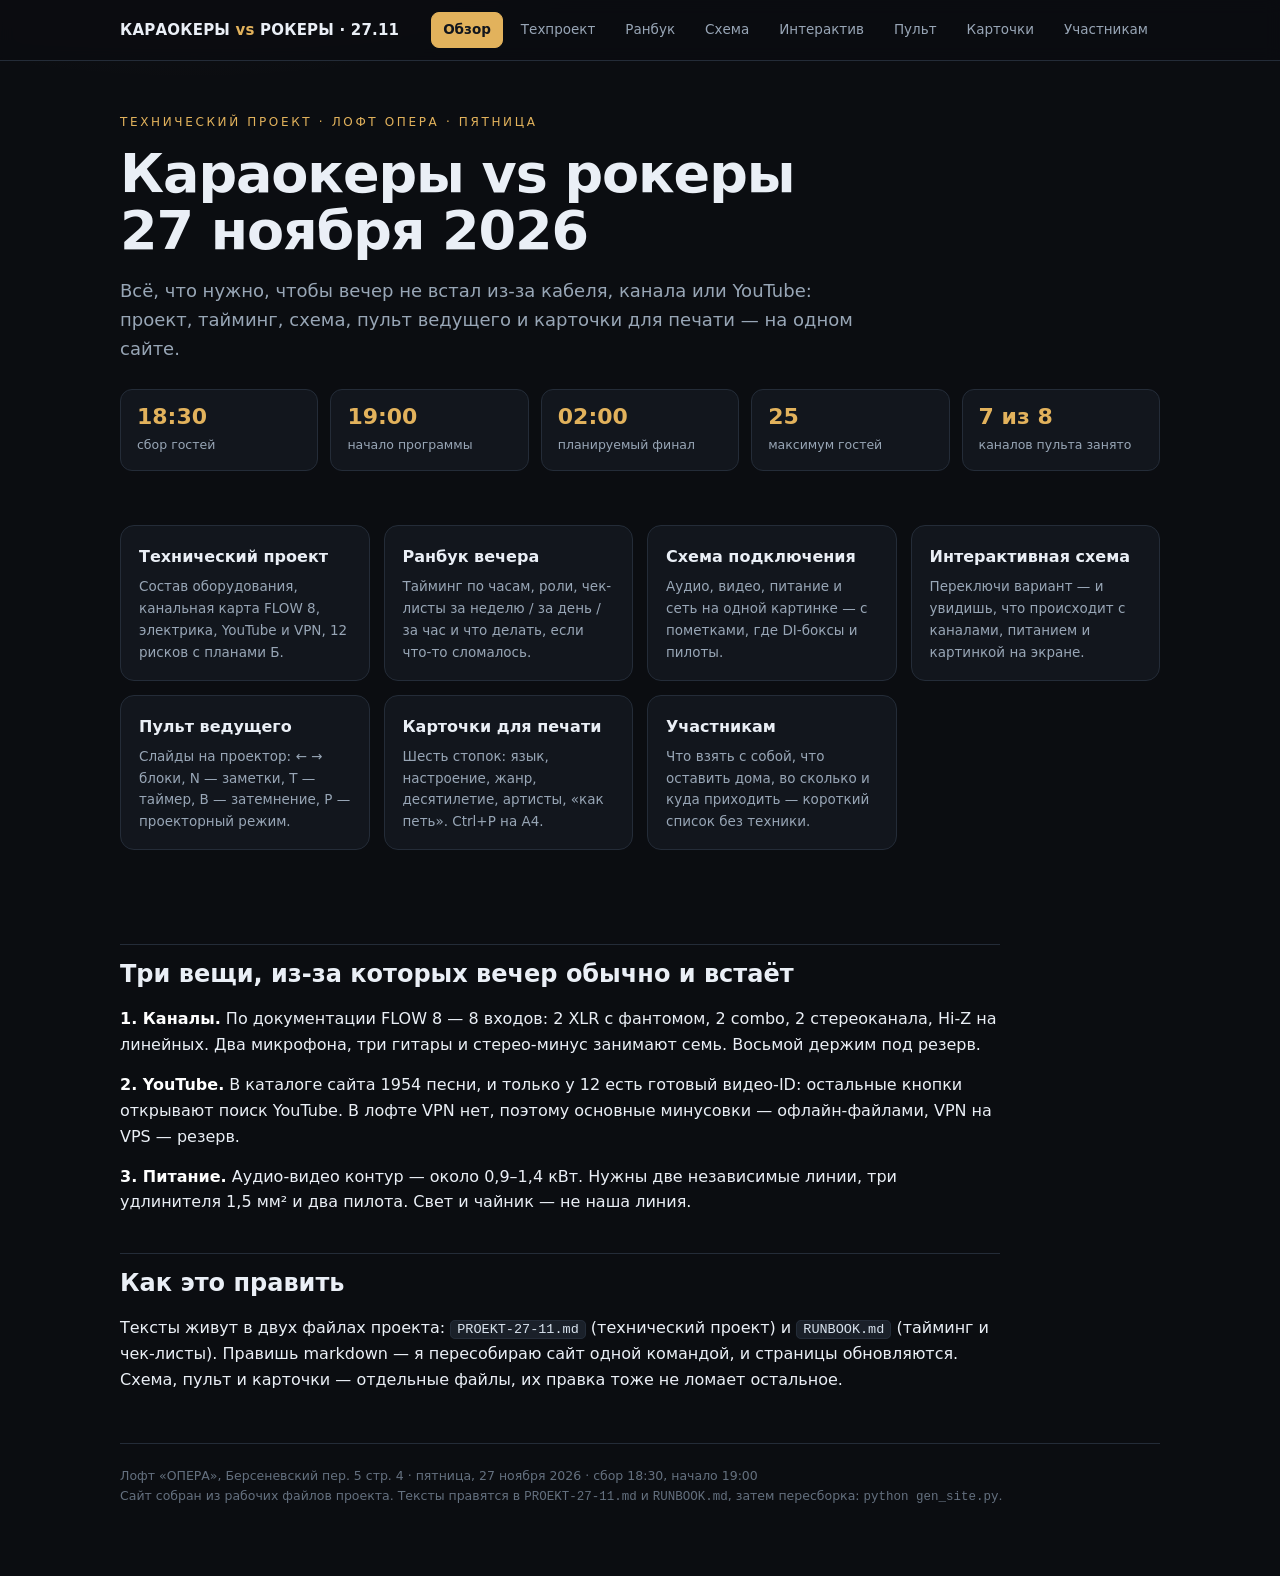
<file: index.html>
<!DOCTYPE html>
<html lang="ru">
<head>
<meta charset="utf-8">
<meta name="viewport" content="width=device-width, initial-scale=1">
<title>Технический проект вечера — Караокеры vs рокеры</title>
<meta name="description" content="Технический проект вечера «Караокеры vs рокеры», лофт ОПЕРА, 27 ноября 2026.">
<link rel="stylesheet" href="assets/style.css">
</head>
<body>
<header class="top"><div class="top-in">
  <div class="brand">КАРАОКЕРЫ <span>vs</span> РОКЕРЫ · 27.11</div>
  <nav class="main"><a href="index.html" class="on">Обзор</a><a href="tekhproekt.html">Техпроект</a><a href="ranbook.html">Ранбук</a><a href="sxema.html">Схема</a><a href="sxema-interaktiv.html">Интерактив</a><a href="pult.html">Пульт</a><a href="kartochki.html">Карточки</a><a href="uchastnikam.html">Участникам</a></nav>
</div></header>
<div class="wrap">

<section class="hero">
  <div class="kicker">Технический проект · лофт ОПЕРА · пятница</div>
  <h1>Караокеры vs рокеры<br>27 ноября 2026</h1>
  <p class="lead">Всё, что нужно, чтобы вечер не встал из-за кабеля, канала или YouTube: проект,
  тайминг, схема, пульт ведущего и карточки для печати — на одном сайте.</p>
  <div class="facts">
    <div class="fact"><b>18:30</b><span>сбор гостей</span></div>
    <div class="fact"><b>19:00</b><span>начало программы</span></div>
    <div class="fact"><b>02:00</b><span>планируемый финал</span></div>
    <div class="fact"><b>25</b><span>максимум гостей</span></div>
    <div class="fact"><b>7 из 8</b><span>каналов пульта занято</span></div>
  </div>
</section>

<div class="tiles">
  <a class="tile" href="tekhproekt.html"><h3>Технический проект</h3>
    <p>Состав оборудования, канальная карта FLOW 8, электрика, YouTube и VPN, 12 рисков с планами Б.</p></a>
  <a class="tile" href="ranbook.html"><h3>Ранбук вечера</h3>
    <p>Тайминг по часам, роли, чек-листы за неделю / за день / за час и что делать, если что-то сломалось.</p></a>
  <a class="tile" href="sxema.html"><h3>Схема подключения</h3>
    <p>Аудио, видео, питание и сеть на одной картинке — с пометками, где DI-боксы и пилоты.</p></a>
  <a class="tile" href="sxema-interaktiv.html"><h3>Интерактивная схема</h3>
    <p>Переключи вариант — и увидишь, что происходит с каналами, питанием и картинкой на экране.</p></a>
  <a class="tile" href="pult.html"><h3>Пульт ведущего</h3>
    <p>Слайды на проектор: ← → блоки, N — заметки, T — таймер, B — затемнение, P — проекторный режим.</p></a>
  <a class="tile" href="kartochki.html"><h3>Карточки для печати</h3>
    <p>Шесть стопок: язык, настроение, жанр, десятилетие, артисты, «как петь». Ctrl+P на A4.</p></a>
  <a class="tile" href="uchastnikam.html"><h3>Участникам</h3>
    <p>Что взять с собой, что оставить дома, во сколько и куда приходить — короткий список без техники.</p></a>
</div>

<article style="max-width:880px">
  <h2>Три вещи, из-за которых вечер обычно и встаёт</h2>
  <p><strong>1. Каналы.</strong> По документации FLOW 8 — 8 входов: 2 XLR с фантомом, 2 combo, 2 стереоканала,
  Hi-Z на линейных. Два микрофона, три гитары и стерео-минус занимают семь. Восьмой держим под резерв.</p>
  <p><strong>2. YouTube.</strong> В каталоге сайта 1954 песни, и только у 12 есть готовый видео-ID: остальные
  кнопки открывают поиск YouTube. В лофте VPN нет, поэтому основные минусовки — офлайн-файлами, VPN на VPS — резерв.</p>
  <p><strong>3. Питание.</strong> Аудио-видео контур — около 0,9–1,4 кВт. Нужны две независимые линии,
  три удлинителя 1,5 мм² и два пилота. Свет и чайник — не наша линия.</p>

  <h2>Как это править</h2>
  <p>Тексты живут в двух файлах проекта: <code>PROEKT-27-11.md</code> (технический проект) и
  <code>RUNBOOK.md</code> (тайминг и чек-листы). Правишь markdown — я пересобираю сайт одной командой,
  и страницы обновляются. Схема, пульт и карточки — отдельные файлы, их правка тоже не ломает остальное.</p>
</article>

<footer class="bot">
  Лофт «ОПЕРА», Берсеневский пер. 5 стр. 4 · пятница, 27 ноября 2026 · сбор 18:30, начало 19:00
  <br>Сайт собран из рабочих файлов проекта. Тексты правятся в <code>PROEKT-27-11.md</code> и <code>RUNBOOK.md</code>, затем пересборка: <code>python gen_site.py</code>.
</footer>
</div>
</body>
</html>
</file>
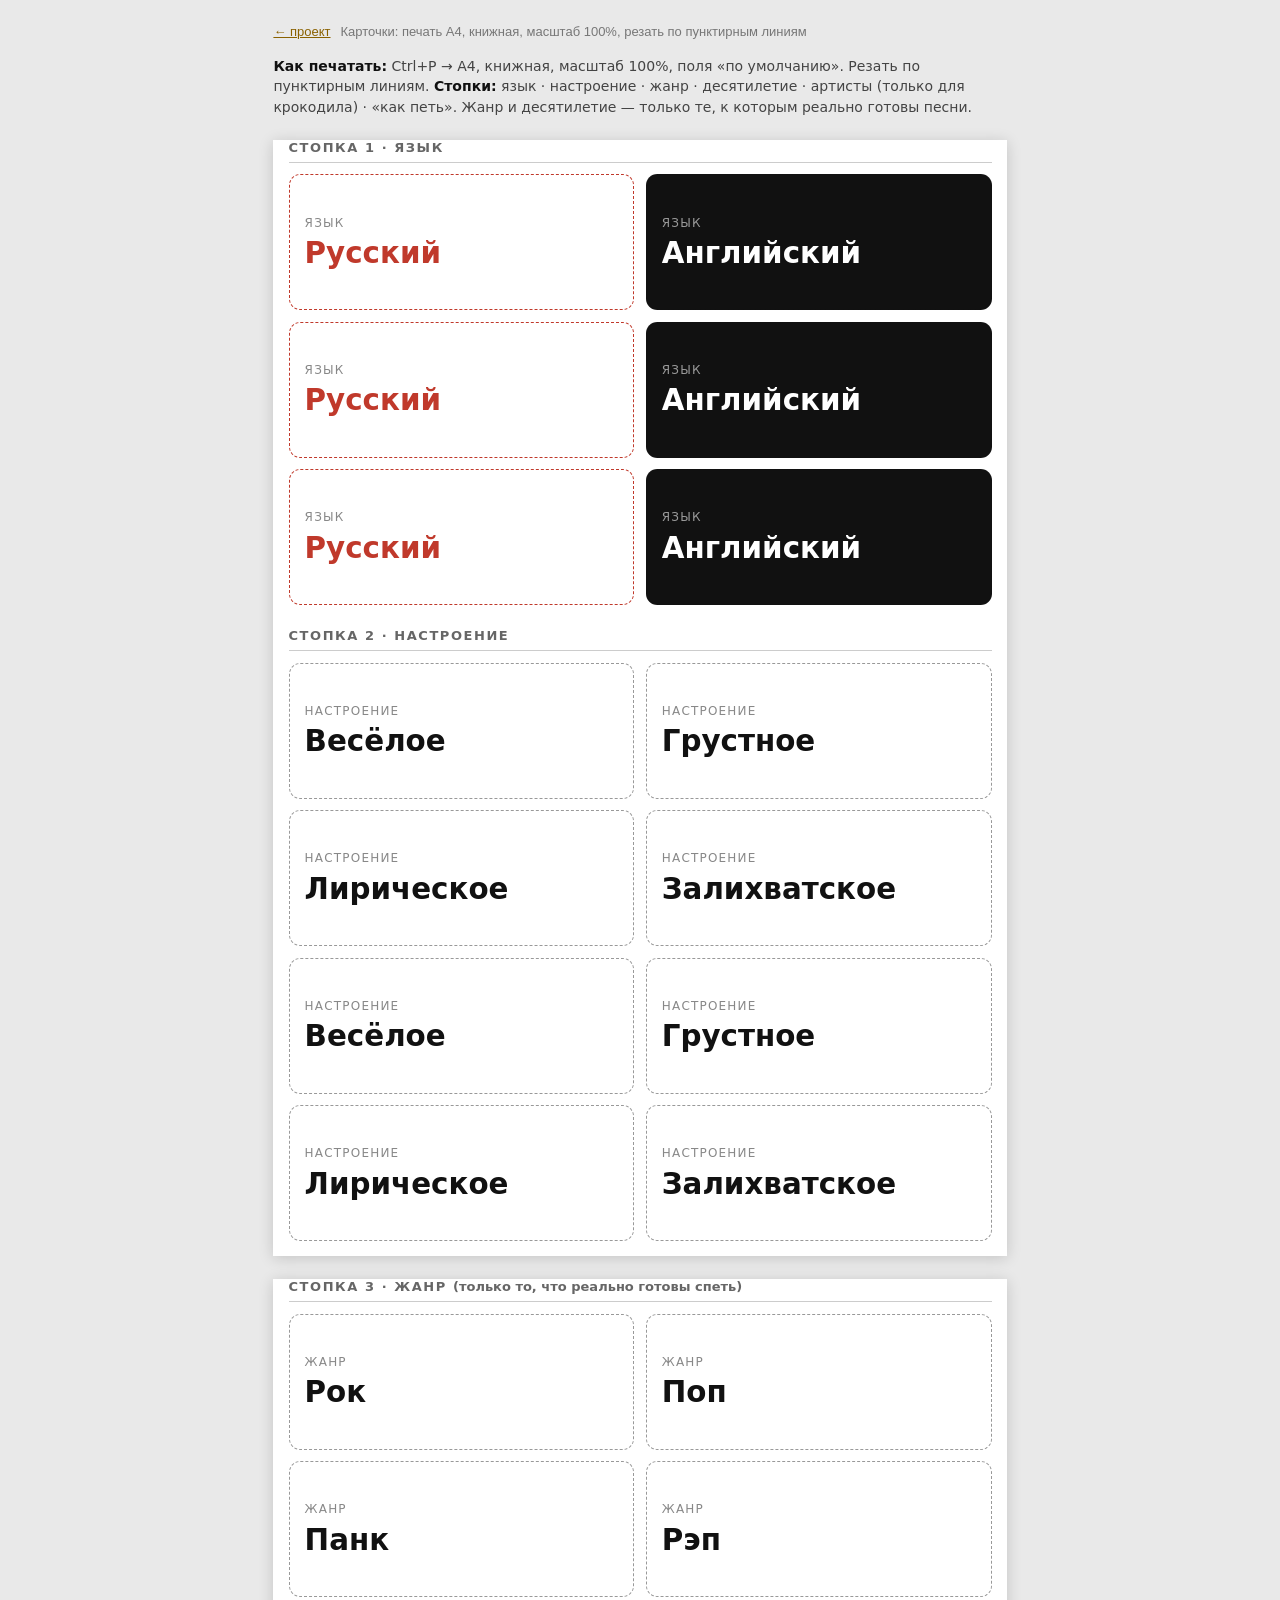
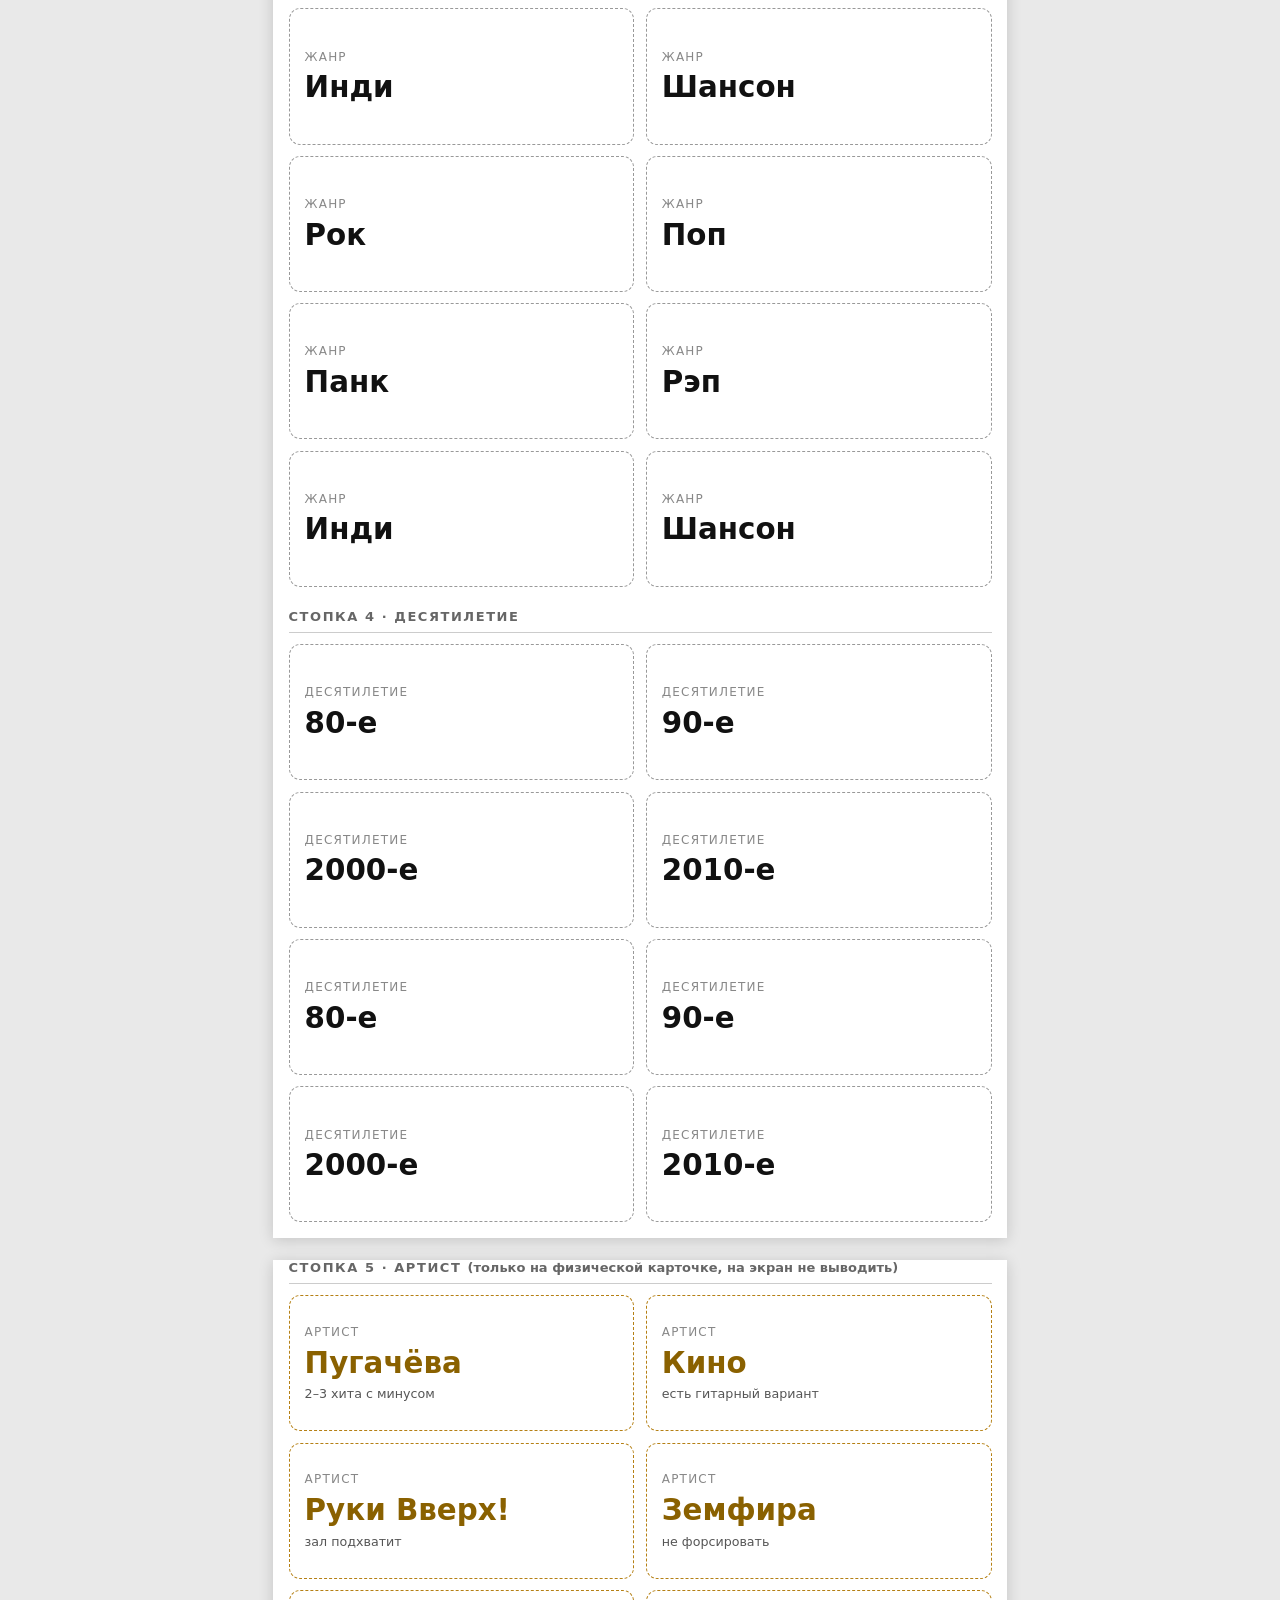
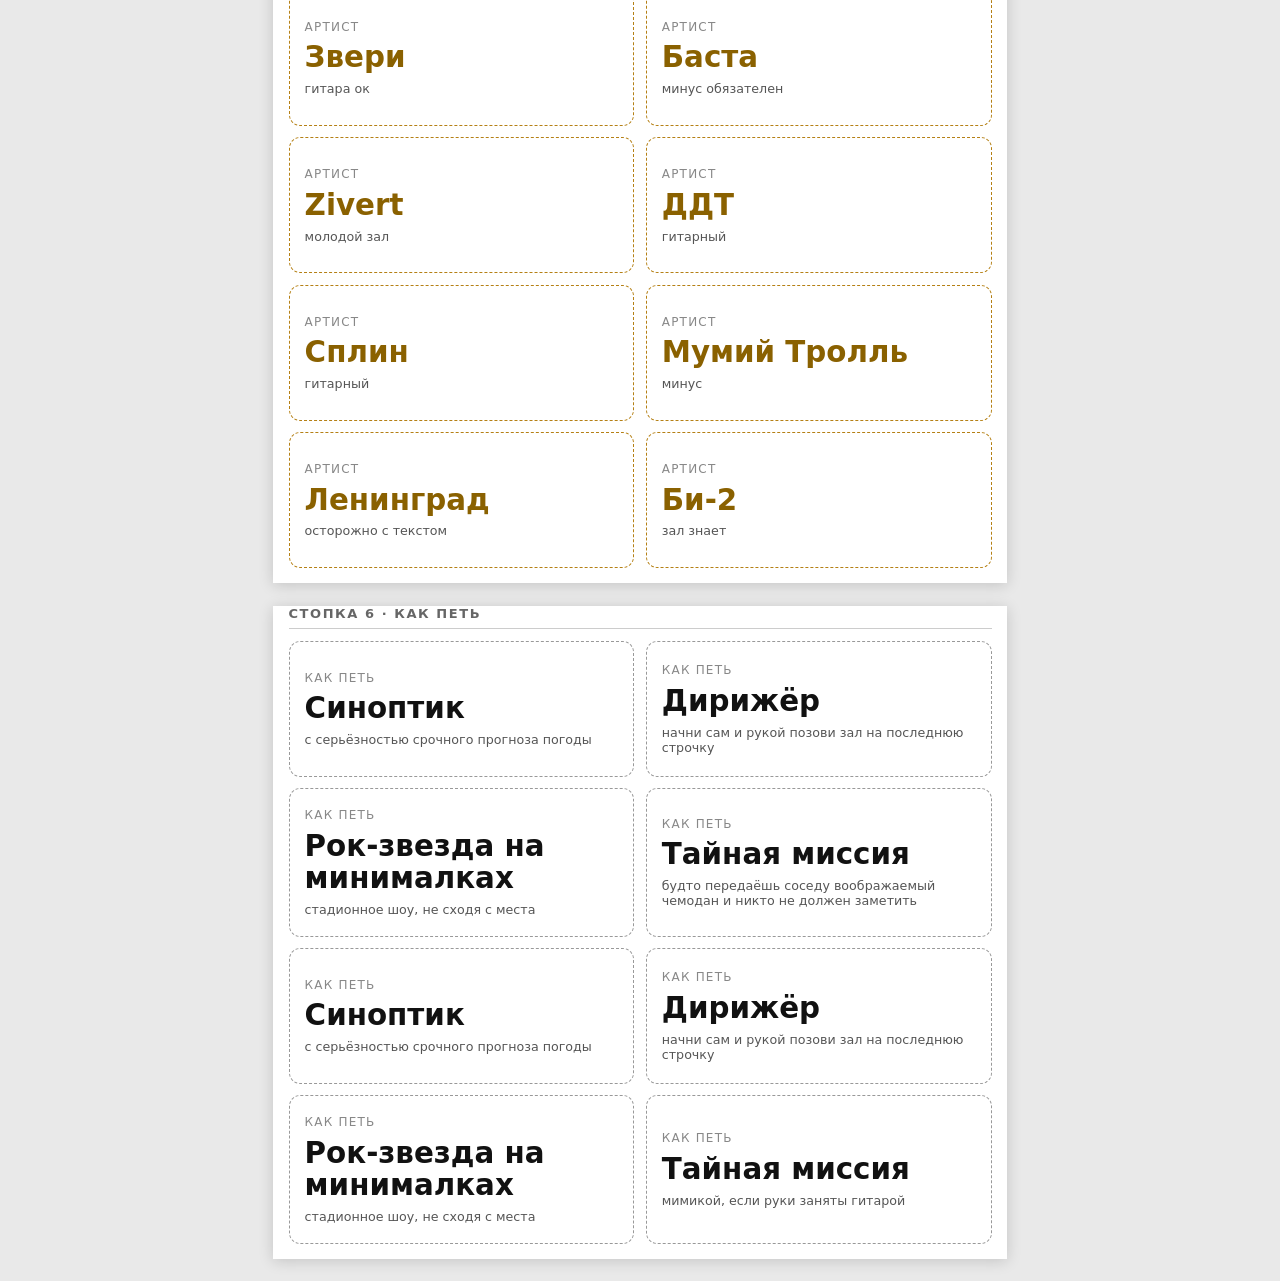
<file: kartochki.html>
<!DOCTYPE html>
<html lang="ru">
<head>
<meta charset="utf-8">
<title>Карточки вечера — печать</title>
<style>
  @page{ size:A4 portrait; margin:8mm; }
  *{box-sizing:border-box}
  body{margin:0;background:#e9e9e9;font-family:"Segoe UI",Roboto,system-ui,sans-serif;color:#111}
  .sheet{width:194mm;margin:0 auto;background:#fff;padding:0 0 4mm}
  h2.sec{font-size:13px;letter-spacing:.12em;text-transform:uppercase;color:#666;
         margin:6mm 4mm 3mm;padding-bottom:2mm;border-bottom:1px solid #ccc}
  .grid{display:grid;grid-template-columns:repeat(2,1fr);gap:3mm;padding:0 4mm}
  .card{border:1.5px dashed #999;border-radius:3mm;padding:5mm 4mm;min-height:36mm;
        display:flex;flex-direction:column;justify-content:center;break-inside:avoid;page-break-inside:avoid}
  .card .top{font-size:9pt;letter-spacing:.1em;text-transform:uppercase;color:#888;margin-bottom:2mm}
  .card .val{font-size:22pt;font-weight:800;line-height:1.1}
  .card .sub{font-size:9.5pt;color:#555;margin-top:2mm}
  .card.red{border-color:#c0392b} .card.red .val{color:#c0392b}
  .card.blk{border-color:#111;background:#111;color:#fff}
  .card.blk .val{color:#fff} .card.blk .top{color:#999} .card.blk .sub{color:#bbb}
  .card.gold{border-color:#b58015} .card.gold .val{color:#8a6100}
  .pagebreak{page-break-after:always}
  .hint{max-width:194mm;margin:4mm auto;font-size:10.5pt;color:#444;line-height:1.45}
  .hint b{color:#111}
  @media screen{ .sheet{box-shadow:0 2px 14px rgba(0,0,0,.16);margin:6mm auto} }
@media print{.site-nav-injected{display:none}}
</style>
</head>
<body><div class="site-nav-injected" style="max-width:194mm;margin:6mm auto 0;display:flex;gap:10px;align-items:center;font:13px/1.4 'Segoe UI',Roboto,sans-serif"><a href="index.html" style="color:#8a6100">← проект</a><span style="color:#777">Карточки: печать A4, книжная, масштаб 100%, резать по пунктирным линиям</span></div>

<div class="hint"><b>Как печатать:</b> Ctrl+P → A4, книжная, масштаб 100%, поля «по умолчанию». Резать по пунктирным линиям.
<b>Стопки:</b> язык · настроение · жанр · десятилетие · артисты (только для крокодила) · «как петь». Жанр и десятилетие — только те, к которым реально готовы песни.</div>

<!-- ЛИСТ 1: язык + настроение -->
<div class="sheet">
  <h2 class="sec">Стопка 1 · Язык</h2>
  <div class="grid">
    <div class="card red"><div class="top">язык</div><div class="val">Русский</div></div>
    <div class="card blk"><div class="top">язык</div><div class="val">Английский</div></div>
    <div class="card red"><div class="top">язык</div><div class="val">Русский</div></div>
    <div class="card blk"><div class="top">язык</div><div class="val">Английский</div></div>
    <div class="card red"><div class="top">язык</div><div class="val">Русский</div></div>
    <div class="card blk"><div class="top">язык</div><div class="val">Английский</div></div>
  </div>
  <h2 class="sec">Стопка 2 · Настроение</h2>
  <div class="grid">
    <div class="card"><div class="top">настроение</div><div class="val">Весёлое</div></div>
    <div class="card"><div class="top">настроение</div><div class="val">Грустное</div></div>
    <div class="card"><div class="top">настроение</div><div class="val">Лирическое</div></div>
    <div class="card"><div class="top">настроение</div><div class="val">Залихватское</div></div>
    <div class="card"><div class="top">настроение</div><div class="val">Весёлое</div></div>
    <div class="card"><div class="top">настроение</div><div class="val">Грустное</div></div>
    <div class="card"><div class="top">настроение</div><div class="val">Лирическое</div></div>
    <div class="card"><div class="top">настроение</div><div class="val">Залихватское</div></div>
  </div>
</div>
<div class="pagebreak"></div>

<!-- ЛИСТ 2: жанр + десятилетие -->
<div class="sheet">
  <h2 class="sec">Стопка 3 · Жанр <span style="text-transform:none;letter-spacing:0">(только то, что реально готовы спеть)</span></h2>
  <div class="grid">
    <div class="card"><div class="top">жанр</div><div class="val">Рок</div></div>
    <div class="card"><div class="top">жанр</div><div class="val">Поп</div></div>
    <div class="card"><div class="top">жанр</div><div class="val">Панк</div></div>
    <div class="card"><div class="top">жанр</div><div class="val">Рэп</div></div>
    <div class="card"><div class="top">жанр</div><div class="val">Инди</div></div>
    <div class="card"><div class="top">жанр</div><div class="val">Шансон</div></div>
    <div class="card"><div class="top">жанр</div><div class="val">Рок</div></div>
    <div class="card"><div class="top">жанр</div><div class="val">Поп</div></div>
    <div class="card"><div class="top">жанр</div><div class="val">Панк</div></div>
    <div class="card"><div class="top">жанр</div><div class="val">Рэп</div></div>
    <div class="card"><div class="top">жанр</div><div class="val">Инди</div></div>
    <div class="card"><div class="top">жанр</div><div class="val">Шансон</div></div>
  </div>
  <h2 class="sec">Стопка 4 · Десятилетие</h2>
  <div class="grid">
    <div class="card"><div class="top">десятилетие</div><div class="val">80-е</div></div>
    <div class="card"><div class="top">десятилетие</div><div class="val">90-е</div></div>
    <div class="card"><div class="top">десятилетие</div><div class="val">2000-е</div></div>
    <div class="card"><div class="top">десятилетие</div><div class="val">2010-е</div></div>
    <div class="card"><div class="top">десятилетие</div><div class="val">80-е</div></div>
    <div class="card"><div class="top">десятилетие</div><div class="val">90-е</div></div>
    <div class="card"><div class="top">десятилетие</div><div class="val">2000-е</div></div>
    <div class="card"><div class="top">десятилетие</div><div class="val">2010-е</div></div>
  </div>
</div>
<div class="pagebreak"></div>

<!-- ЛИСТ 3: артисты (крокодил) -->
<div class="sheet">
  <h2 class="sec">Стопка 5 · Артист <span style="text-transform:none;letter-spacing:0">(только на физической карточке, на экран не выводить)</span></h2>
  <div class="grid">
    <div class="card gold"><div class="top">артист</div><div class="val">Пугачёва</div><div class="sub">2–3 хита с минусом</div></div>
    <div class="card gold"><div class="top">артист</div><div class="val">Кино</div><div class="sub">есть гитарный вариант</div></div>
    <div class="card gold"><div class="top">артист</div><div class="val">Руки Вверх!</div><div class="sub">зал подхватит</div></div>
    <div class="card gold"><div class="top">артист</div><div class="val">Земфира</div><div class="sub">не форсировать</div></div>
    <div class="card gold"><div class="top">артист</div><div class="val">Звери</div><div class="sub">гитара ок</div></div>
    <div class="card gold"><div class="top">артист</div><div class="val">Баста</div><div class="sub">минус обязателен</div></div>
    <div class="card gold"><div class="top">артист</div><div class="val">Zivert</div><div class="sub">молодой зал</div></div>
    <div class="card gold"><div class="top">артист</div><div class="val">ДДТ</div><div class="sub">гитарный</div></div>
    <div class="card gold"><div class="top">артист</div><div class="val">Сплин</div><div class="sub">гитарный</div></div>
    <div class="card gold"><div class="top">артист</div><div class="val">Мумий Тролль</div><div class="sub">минус</div></div>
    <div class="card gold"><div class="top">артист</div><div class="val">Ленинград</div><div class="sub">осторожно с текстом</div></div>
    <div class="card gold"><div class="top">артист</div><div class="val">Би-2</div><div class="sub">зал знает</div></div>
  </div>
</div>
<div class="pagebreak"></div>

<!-- ЛИСТ 4: как петь -->
<div class="sheet">
  <h2 class="sec">Стопка 6 · Как петь</h2>
  <div class="grid">
    <div class="card"><div class="top">как петь</div><div class="val">Синоптик</div><div class="sub">с серьёзностью срочного прогноза погоды</div></div>
    <div class="card"><div class="top">как петь</div><div class="val">Дирижёр</div><div class="sub">начни сам и рукой позови зал на последнюю строчку</div></div>
    <div class="card"><div class="top">как петь</div><div class="val">Рок-звезда на минималках</div><div class="sub">стадионное шоу, не сходя с места</div></div>
    <div class="card"><div class="top">как петь</div><div class="val">Тайная миссия</div><div class="sub">будто передаёшь соседу воображаемый чемодан и никто не должен заметить</div></div>
    <div class="card"><div class="top">как петь</div><div class="val">Синоптик</div><div class="sub">с серьёзностью срочного прогноза погоды</div></div>
    <div class="card"><div class="top">как петь</div><div class="val">Дирижёр</div><div class="sub">начни сам и рукой позови зал на последнюю строчку</div></div>
    <div class="card"><div class="top">как петь</div><div class="val">Рок-звезда на минималках</div><div class="sub">стадионное шоу, не сходя с места</div></div>
    <div class="card"><div class="top">как петь</div><div class="val">Тайная миссия</div><div class="sub">мимикой, если руки заняты гитарой</div></div>
  </div>
</div>

</body>
</html>
</file>
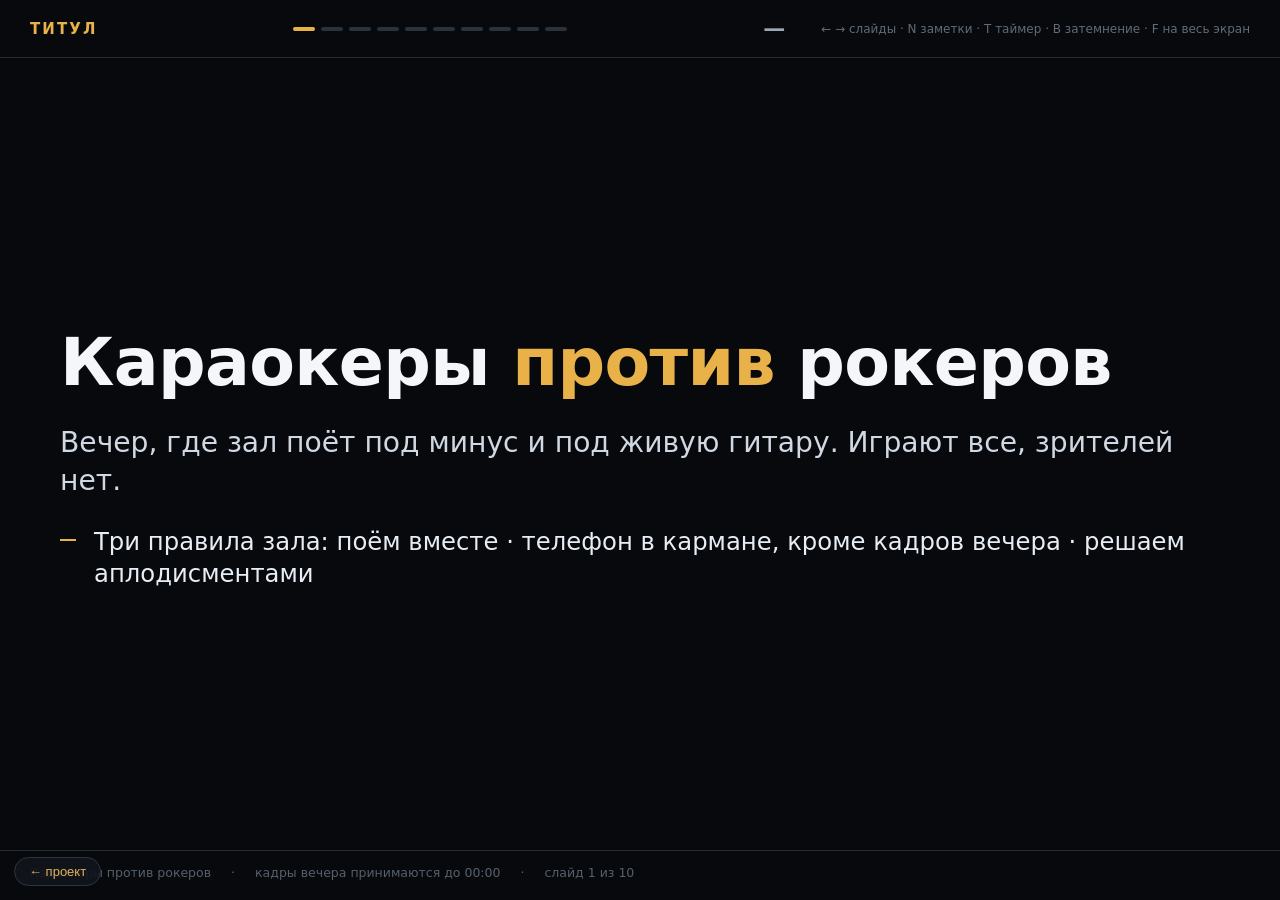
<file: pult.html>
<!DOCTYPE html>
<html lang="ru">
<head>
<meta charset="utf-8">
<meta name="viewport" content="width=device-width, initial-scale=1">
<title>Караокеры против рокеров — пульт ведущего</title>
<style>
  :root{
    --bg:#08090c; --fg:#f4f6fa; --dim:#9aa7b6; --gold:#e8b249; --red:#e2574c;
    --card:#12151b; --line:#242b36;
  }
  *{box-sizing:border-box}
  html,body{margin:0;height:100%;background:var(--bg);color:var(--fg);
    font-family:"Segoe UI",Roboto,system-ui,sans-serif;overflow:hidden}
  .deck{height:100vh;display:flex;flex-direction:column}
  header{display:flex;align-items:center;gap:18px;padding:16px 30px;border-bottom:1px solid var(--line);flex:0 0 auto}
  .blk{font-size:15px;letter-spacing:.14em;text-transform:uppercase;color:var(--gold);font-weight:700}
  .tmr{margin-left:auto;font-variant-numeric:tabular-nums;font-size:22px;font-weight:700;color:var(--dim)}
  .tmr.run{color:var(--gold)}
  .tmr.over{color:var(--red)}
  .keyhint{margin-left:18px;font-size:12px;color:#5f6b7a}
  main{flex:1;display:flex;align-items:center;padding:40px 60px 30px;min-height:0}
  .slide{max-width:1500px;margin:0 auto;width:100%}
  h1{font-size:clamp(34px,5.2vw,84px);line-height:1.04;margin:0 0 26px;letter-spacing:-.01em;overflow-wrap:break-word}
  h1 .accent{color:var(--gold)}
  .lead{font-size:clamp(20px,2.2vw,34px);line-height:1.35;color:#cfd8e3;margin:0 0 26px;max-width:1300px}
  ul.lines{list-style:none;margin:0;padding:0;display:grid;gap:14px;max-width:1300px}
  ul.lines li{font-size:clamp(18px,1.9vw,30px);line-height:1.32;color:#e7edf5;padding-left:34px;position:relative}
  ul.lines li:before{content:"";position:absolute;left:0;top:.55em;width:16px;height:2px;background:var(--gold)}
  .big{font-size:clamp(24px,3vw,46px);font-weight:700}
  footer{flex:0 0 auto;padding:14px 30px 20px;display:flex;gap:20px;align-items:center;
    color:#55606e;font-size:12.5px;border-top:1px solid var(--line)}
  /* заметки ведущему */
  #notes{position:fixed;right:0;top:0;bottom:0;width:min(480px,42vw);background:rgba(10,12,16,.97);
    border-left:1px solid var(--line);padding:26px 26px 40px;overflow:auto;display:none;z-index:20;
    box-shadow:-30px 0 60px rgba(0,0,0,.55)}
  #notes.on{display:block}
  #notes h3{margin:0 0 12px;font-size:13px;letter-spacing:.14em;text-transform:uppercase;color:var(--gold)}
  #notes p{margin:0 0 12px;font-size:15.5px;line-height:1.5;color:#c6d1de}
  #notes .warn{color:var(--red)}
  /* затемнение */
  .blackout{position:fixed;inset:0;background:#000;display:none;z-index:40;align-items:center;justify-content:center}
  .blackout.on{display:flex}
  .blackout span{color:#1c2129;font-size:14px;letter-spacing:.3em;text-transform:uppercase}
  /* проекторный режим: только суть, крупно */
  body.proj header,body.proj footer{display:none}
  body.proj main{padding:60px}
  body.proj h1{font-size:clamp(52px,7.4vw,120px)}
  body.proj ul.lines li{font-size:clamp(24px,2.6vw,40px)}
  body.proj .lead{font-size:clamp(24px,2.6vw,40px)}
  .prog{display:flex;gap:6px;margin-left:auto}
  .prog i{width:22px;height:4px;background:#2a323d;border-radius:2px}
  .prog i.on{background:var(--gold)}
</style>
</head>
<body>
<div class="deck">
  <header>
    <div class="blk" id="blk">—</div>
    <div class="prog" id="prog"></div>
    <div class="tmr" id="tmr">00:00</div>
    <div class="keyhint">← → слайды · N заметки · T таймер · B затемнение · F на весь экран</div>
  </header>
  <main><div class="slide" id="slide"></div></main>
  <footer>
    <span>Караокеры против рокеров</span>
    <span>·</span>
    <span>кадры вечера принимаются до 00:00</span>
    <span>·</span>
    <span id="mode">режим: ведущий</span>
  </footer>
</div>
<div id="notes"></div>
<div class="blackout" id="bo"><span>антракт</span></div>
<script>
const SLIDES = [
{blk:"Титул", t:"Караокеры <span class='accent'>против</span> рокеров",
 lead:"Вечер, где зал поёт под минус и под живую гитару. Играют все, зрителей нет.",
 lines:["Три правила зала: поём вместе · телефон в кармане, кроме кадров вечера · решаем аплодисментами"],
 notes:"<p>Выходим после мини-концерта. Не объясняем правила целиком — только три строки на экране и обещание «дальше разберётесь по ходу».</p><p>Оператор к этому моменту уже держит открытыми обе минусовки блока 1.</p><p class='warn'>Не показывать на экране списки артистов и ответы — они только в печатных карточках.</p>", sec:0},
{blk:"Блок 1 · 20–30 мин", t:"Караокеры против рокеров",
 lead:"Тема: русский рок",
 lines:["Караоке под минус → ответ живой гитарой → снова караоке → снова гитара",
        "По две песни на сторону. Вторая сторона не повторяет хит первой",
        "Зал голосует аплодисментами после последнего ответа"],
 notes:"<p><b>Минута на выбор песен</b> — ровно минута, вслух считаем.</p><p>Гитаристы держат две песни и одну запасную. Порядок жёсткий: караоке → гитара → караоке → гитара.</p><p>Пример пары: «Беспечный ангел» под минус → «Звезда по имени Солнце» под гитару.</p><p class='warn'>Минус не открылся — без паузы берём запасной, никаких «сейчас настроим». Время поджимает — играем одну пару и закрываем блок.</p>", sec:600},
{blk:"Блок 2 · 8–10 мин", t:"Случайная песня",
 lead:"Зал выбирает тему — участник выбирает формат: гитара или караоке",
 lines:["Ведущий тянет песню из подходящего списка. Один перетяг разрешён",
        "Поём один припев. Зал может подхватить",
        "Победителя нет: это способ дать микрофон новым людям"],
 notes:"<p>2–3 добровольца подряд. На ход — один-два фильтра, не все сразу: «русский поп 90-х», а не «русский + поп + 90-е + весёлое».</p><p>Для гитариста тянем только из короткого списка того, что музыканты реально сыграют.</p><p class='warn'>Случайный выбор на сайте не проверен — тянем вручную из видимой выдачи или из заранее собранной стопки. Не тратим вечер на отладку кнопки.</p>", sec:300},
{blk:"Блок 5 · 6–8 мин", t:"Угадай по трём аккордам",
 lead:"Гитаристы играют короткий фрагмент — зал слушает до сигнала",
 lines:["По сигналу поднимите руку и назовите песню",
        "Первый ответивший начинает припев — зал подхватывает",
        "Один балл за название. Штрафов нет"],
 notes:"<p>Три знакомых песни с узнаваемым ритмом или вступлением — не три случайных аккорда.</p><p>5–8 секунд на первый показ. Если тишина — гитарист играет рифф или напевает пару нот без слов.</p><p>Слово даём одному человеку, перекрикивание не считаем.</p><p>Хорошо ставится туда, где караокеры поют, а гитаристы подыгрывают — отдельного голосования не требует.</p>", sec:420},
{blk:"Блок 3 · 12–15 мин", t:"Карточный баттл",
 lead:"Две команды тянут язык, настроение, жанр и десятилетие",
 lines:["45 секунд на выбор песни из подходящего списка. Один перетяг на команду за раунд",
        "Каждая команда поёт припев",
        "Зал решает, кто точнее попал в задание"],
 notes:"<p>Четыре отдельные стопки на столе: язык (красная — русский, чёрная — английский), настроение, жанр, десятилетие.</p><p>Жанр и десятилетие собраны только из того, для чего реально готовы песни. Пример задания: русский / весёлое / поп / 90-е.</p><p class='warn'>Пусто в стопке — предлагаем убрать десятилетие и запускаем отсчёт только после появления вариантов: это не тратит перетяг.</p><p>Колоду на 54 карты не смешиваем с четырьмя стопками — это отдельная механика.</p>", sec:780},
{blk:"Блок 4 · 12–15 мин", t:"Караоке-крокодил",
 lead:"Карточку у тебя на лбу видят все, кроме тебя",
 lines:["30 секунд подсказок: сначала жесты, с 15-й секунды можно напеть мелодию без слов",
        "Угадал артиста — сам выбираешь и поёшь его песню: под гитару или под минус",
        "Плюс карточка «Как петь»: один припев в этой роли. Один обмен роли"],
 notes:"<p>3–4 добровольца по одному. Имя артиста — только на физической карточке, на экран не выводим.</p><p>Зал не произносит имя, названия песен и слова. Через 15 секунд разрешаем напев без слов.</p><p>Не угадал за 30 секунд — открываем ответ, даём выбор: новая карточка или передать ход.</p><p>На каждого артиста — 2–3 хита с минусами и отдельная короткая стопка для гитаристов. Смешиваем поколения: Пугачёва, «Кино», «Руки Вверх!», Земфира, «Звери», Баста, Zivert.</p>", sec:780},
{blk:"Блок 6 · 15–25 мин", t:"Конкурс промптов Suno",
 lead:"Три команды, три минуты, одна песня",
 lines:["Заявка: сюжет · музыкальный стиль · короткая фраза, которую споёт весь зал",
        "Представление — до 40 секунд на команду",
        "Зал выбирает самый цепкий припев. Его и поём вместе"],
 notes:"<p>Один исходный крючок на всех, например: «Мы пришли попеть, а гитара решила устроить тур».</p><p>Пример заявки: «Тревожный рок про последний поезд; припев: “Подождите, мы ещё допеваем!”».</p><p class='warn'>Один аккаунт на всех — состязаются три идеи, оператор запускает только победившую. Остальные выступают живьём, у телефона никто не ждёт.</p><p>На сцене генерацию не ждём: после голосования счёт на четыре, гитара держит пульс, зал поёт выбранную фразу.</p><p>Оператору Suno: если нужен именно сыгранный в этот вечер рифф — записать чистый фрагмент 15–30 секунд, Upload → Extend → Get Whole Song, проверить стык, скачать файл. Джем и живой припев остаются запасным вариантом.</p>", sec:1200},
{blk:"Джем", t:"Свободный микрофон",
 lead:"Гитара не останавливается",
 lines:["Любой подходит с любой песней — формат выбирает сам",
        "Оператор держит джем в записи: он ещё пригодится для финального клипа"],
 notes:"<p>Это буфер: если блоки отстали — джем короче, если ушли вперёд — джем длиннее. Программу он не ломает.</p><p>Пишем джем на диктофон или камеру: он подложка для слайд-шоу, если клип не успеет.</p>", sec:900},
{blk:"23:45 → 00:30", t:"Кадры вечера и клип",
 lead:"Одно фото или короткое видео с настроением вечера — до 00:00",
 lines:["23:45 — напоминание про кадры",
        "00:00 — отсечка подборки: 10–15 фото и видео",
        "00:30 — на экране короткий клип под джем или песню вечера"],
 notes:"<p>Объявить один раз в начале и коротко напомнить перед отсечкой.</p><p>Берём кадры, которые люди в кадре согласны показать залу.</p><p class='warn'>00:20 — если монтаж или новый трек не готовы, переключаемся на обычное слайд-шоу под сохранённый джем. 00:25 проверяем воспроизведение на проекторе и колонках. 00:30 показываем то, что реально работает.</p><p>Согласие на показ в зале — не согласие на публикацию в интернете.</p>", sec:0},
{blk:"Финал", t:"Общий припев",
 lead:"Одна песня, весь зал, без конкурса",
 lines:["Текст припева — на экран, крупно",
        "Гитара и минус вместе, зал поёт"],
 notes:"<p>Финальный припев — то, что люди унесут с вечера. Заранее решить, какая это песня, и написать текст на экран.</p><p>После — объявить, где будут фото, и выключить проектор.</p>", sec:0}
];
let i = 0, timer = null, left = 0, running = false;
const slideEl = document.getElementById('slide'), blkEl = document.getElementById('blk'),
      tmrEl = document.getElementById('tmr'), notesEl = document.getElementById('notes'),
      progEl = document.getElementById('prog');

function fmt(s){ s=Math.max(0,s|0); return String(Math.floor(s/60)).padStart(2,'0')+':'+String(s%60).padStart(2,'0'); }
function render(){
  const s = SLIDES[i];
  blkEl.textContent = s.blk;
  slideEl.innerHTML = '<h1>'+s.t+'</h1>' + (s.lead?'<p class="lead">'+s.lead+'</p>':'')
    + (s.lines && s.lines.length ? '<ul class="lines">'+s.lines.map(x=>'<li>'+x+'</li>').join('')+'</ul>' : '');
  notesEl.innerHTML = '<h3>ведущему</h3>' + s.notes;
  progEl.innerHTML = SLIDES.map((_,k)=>'<i class="'+(k<=i?'on':'')+'"></i>').join('');
  clearInterval(timer); running=false; left = s.sec||0; tmrEl.className='tmr'; tmrEl.textContent = s.sec? fmt(left) : '—';
  document.getElementById('mode').textContent = 'слайд '+(i+1)+' из '+SLIDES.length;
}
function tick(){
  left--; 
  tmrEl.textContent = left>=0 ? fmt(left) : '-'+fmt(-left);
  tmrEl.className = 'tmr ' + (left<0?'over':'run');
  if(left<0 && left%60===0) tmrEl.textContent = '-'+fmt(-left);
}
document.addEventListener('keydown', e=>{
  const k = e.key.toLowerCase();
  if(e.key==='ArrowRight'||e.key==='PageDown'){ i=Math.min(SLIDES.length-1,i+1); render(); }
  if(e.key==='ArrowLeft'||e.key==='PageUp'){ i=Math.max(0,i-1); render(); }
  if(k==='n'){ notesEl.classList.toggle('on'); }
  if(k==='t'){ if(!SLIDES[i].sec){return;} if(running){clearInterval(timer);running=false;}
               else {running=true; timer=setInterval(tick,1000);} }
  if(k==='b'){ document.getElementById('bo').classList.toggle('on'); }
  if(k==='p'){ document.body.classList.toggle('proj');
               document.getElementById('mode').textContent = document.body.classList.contains('proj')?'режим: проектор':'режим: ведущий'; }
  if(k==='f'){ if(!document.fullscreenElement) document.documentElement.requestFullscreen(); else document.exitFullscreen(); }
  if(k==='r'){ render(); }
});
render();
</script>

<a href="index.html" style="position:fixed;left:14px;bottom:14px;z-index:60;
   background:rgba(18,22,29,.92);border:1px solid #2b3542;color:#e2b25c;border-radius:999px;
   padding:7px 14px;font:13px/1 'Segoe UI',Roboto,sans-serif;text-decoration:none">← проект</a>
</body>
</html>
</file>
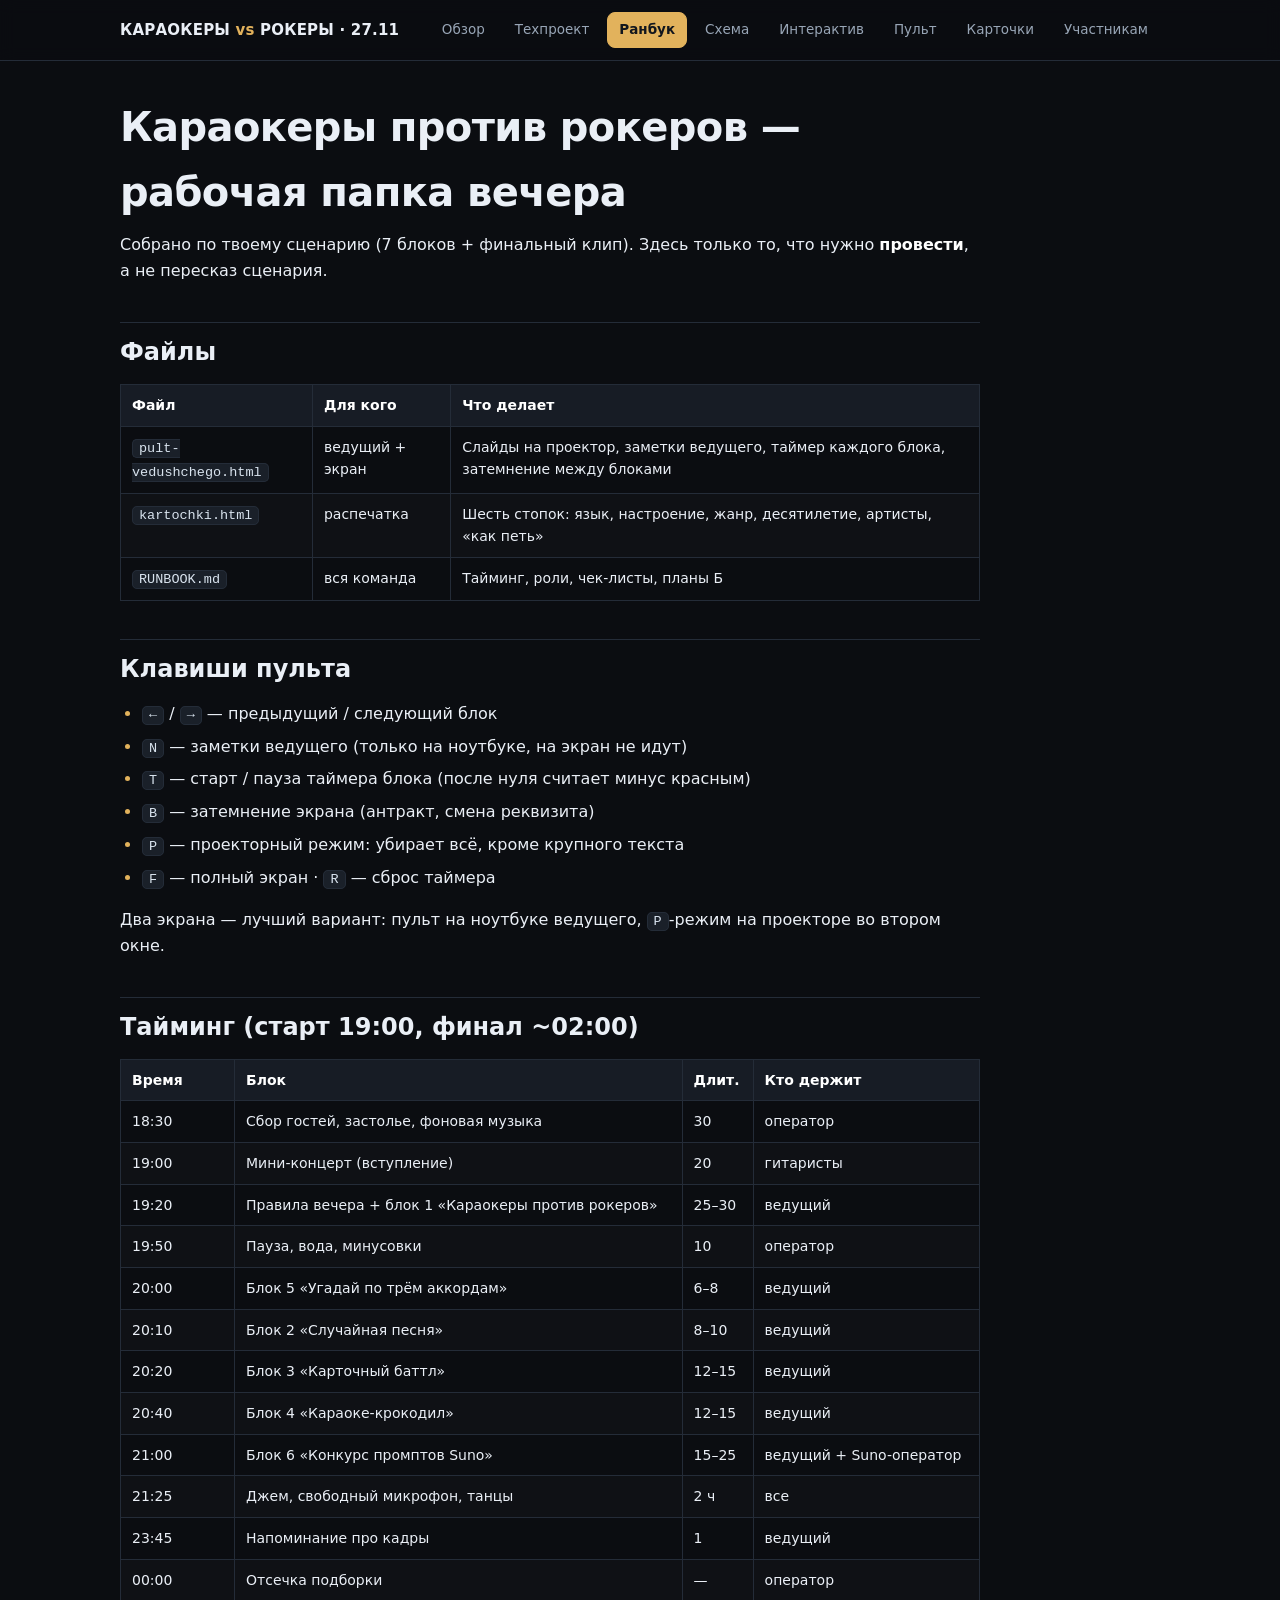
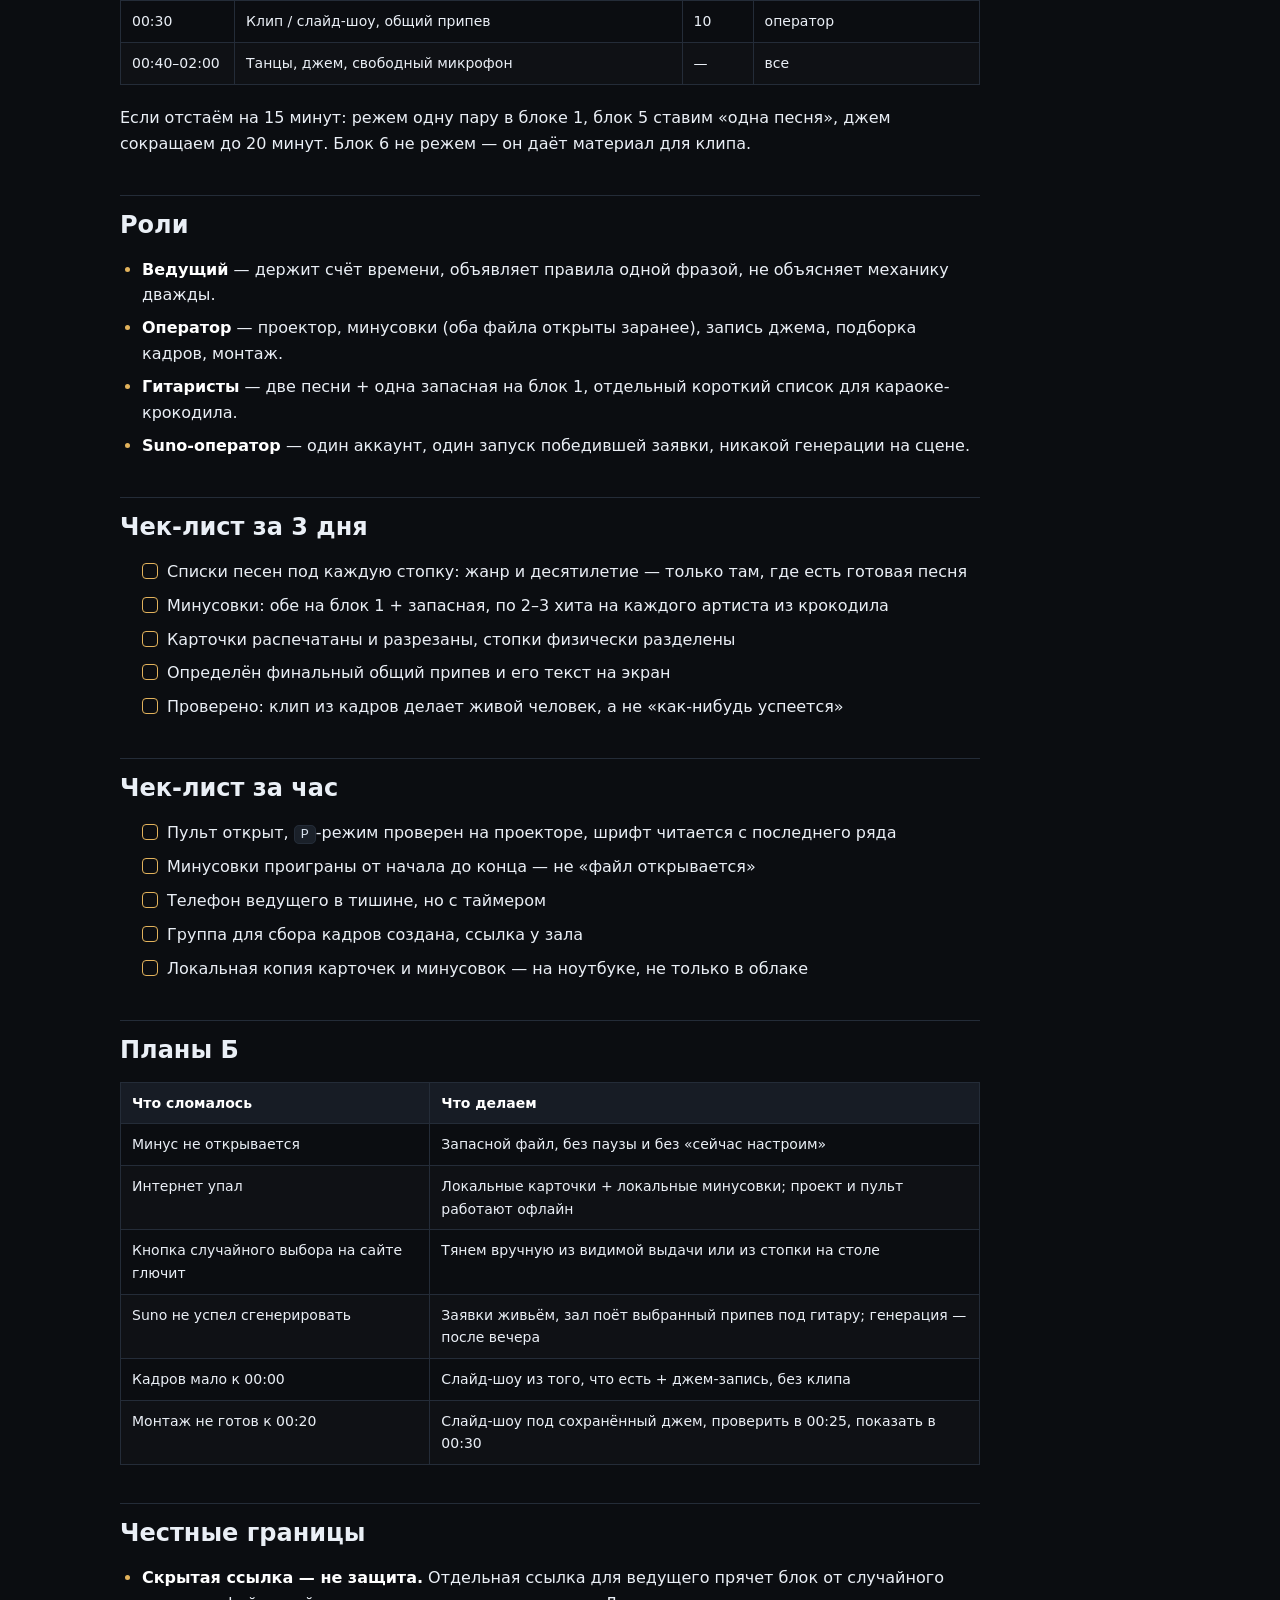
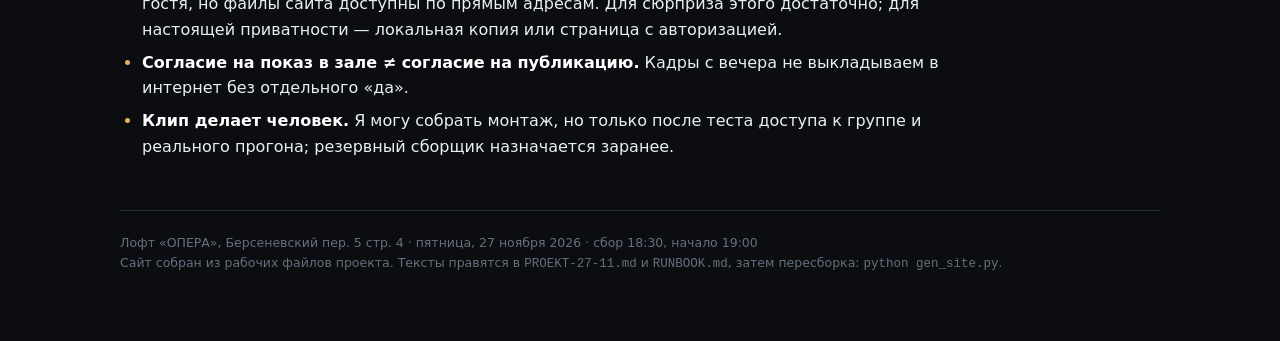
<file: ranbook.html>
<!DOCTYPE html>
<html lang="ru">
<head>
<meta charset="utf-8">
<meta name="viewport" content="width=device-width, initial-scale=1">
<title>Ранбук вечера — Караокеры vs рокеры</title>
<meta name="description" content="Технический проект вечера «Караокеры vs рокеры», лофт ОПЕРА, 27 ноября 2026.">
<link rel="stylesheet" href="assets/style.css">
</head>
<body>
<header class="top"><div class="top-in">
  <div class="brand">КАРАОКЕРЫ <span>vs</span> РОКЕРЫ · 27.11</div>
  <nav class="main"><a href="index.html">Обзор</a><a href="tekhproekt.html">Техпроект</a><a href="ranbook.html" class="on">Ранбук</a><a href="sxema.html">Схема</a><a href="sxema-interaktiv.html">Интерактив</a><a href="pult.html">Пульт</a><a href="kartochki.html">Карточки</a><a href="uchastnikam.html">Участникам</a></nav>
</div></header>
<div class="wrap">
<article>
<h1 id="_1">Караокеры против рокеров — рабочая папка вечера</h1>
<p>Собрано по твоему сценарию (7 блоков + финальный клип). Здесь только то, что нужно <strong>провести</strong>, а не пересказ сценария.</p>
<h2 id="_2">Файлы</h2>
<table>
<thead>
<tr>
<th>Файл</th>
<th>Для кого</th>
<th>Что делает</th>
</tr>
</thead>
<tbody>
<tr>
<td><code>pult-vedushchego.html</code></td>
<td>ведущий + экран</td>
<td>Слайды на проектор, заметки ведущего, таймер каждого блока, затемнение между блоками</td>
</tr>
<tr>
<td><code>kartochki.html</code></td>
<td>распечатка</td>
<td>Шесть стопок: язык, настроение, жанр, десятилетие, артисты, «как петь»</td>
</tr>
<tr>
<td><code>RUNBOOK.md</code></td>
<td>вся команда</td>
<td>Тайминг, роли, чек-листы, планы Б</td>
</tr>
</tbody>
</table>
<h2 id="_3">Клавиши пульта</h2>
<ul>
<li><code>←</code> / <code>→</code> — предыдущий / следующий блок</li>
<li><code>N</code> — заметки ведущего (только на ноутбуке, на экран не идут)</li>
<li><code>T</code> — старт / пауза таймера блока (после нуля считает минус красным)</li>
<li><code>B</code> — затемнение экрана (антракт, смена реквизита)</li>
<li><code>P</code> — проекторный режим: убирает всё, кроме крупного текста</li>
<li><code>F</code> — полный экран · <code>R</code> — сброс таймера</li>
</ul>
<p>Два экрана — лучший вариант: пульт на ноутбуке ведущего, <code>P</code>-режим на проекторе во втором окне.</p>
<h2 id="1900-0200">Тайминг (старт 19:00, финал ~02:00)</h2>
<table>
<thead>
<tr>
<th>Время</th>
<th>Блок</th>
<th>Длит.</th>
<th>Кто держит</th>
</tr>
</thead>
<tbody>
<tr>
<td>18:30</td>
<td>Сбор гостей, застолье, фоновая музыка</td>
<td>30</td>
<td>оператор</td>
</tr>
<tr>
<td>19:00</td>
<td>Мини-концерт (вступление)</td>
<td>20</td>
<td>гитаристы</td>
</tr>
<tr>
<td>19:20</td>
<td>Правила вечера + блок 1 «Караокеры против рокеров»</td>
<td>25–30</td>
<td>ведущий</td>
</tr>
<tr>
<td>19:50</td>
<td>Пауза, вода, минусовки</td>
<td>10</td>
<td>оператор</td>
</tr>
<tr>
<td>20:00</td>
<td>Блок 5 «Угадай по трём аккордам»</td>
<td>6–8</td>
<td>ведущий</td>
</tr>
<tr>
<td>20:10</td>
<td>Блок 2 «Случайная песня»</td>
<td>8–10</td>
<td>ведущий</td>
</tr>
<tr>
<td>20:20</td>
<td>Блок 3 «Карточный баттл»</td>
<td>12–15</td>
<td>ведущий</td>
</tr>
<tr>
<td>20:40</td>
<td>Блок 4 «Караоке-крокодил»</td>
<td>12–15</td>
<td>ведущий</td>
</tr>
<tr>
<td>21:00</td>
<td>Блок 6 «Конкурс промптов Suno»</td>
<td>15–25</td>
<td>ведущий + Suno-оператор</td>
</tr>
<tr>
<td>21:25</td>
<td>Джем, свободный микрофон, танцы</td>
<td>2 ч</td>
<td>все</td>
</tr>
<tr>
<td>23:45</td>
<td>Напоминание про кадры</td>
<td>1</td>
<td>ведущий</td>
</tr>
<tr>
<td>00:00</td>
<td>Отсечка подборки</td>
<td>—</td>
<td>оператор</td>
</tr>
<tr>
<td>00:30</td>
<td>Клип / слайд-шоу, общий припев</td>
<td>10</td>
<td>оператор</td>
</tr>
<tr>
<td>00:40–02:00</td>
<td>Танцы, джем, свободный микрофон</td>
<td>—</td>
<td>все</td>
</tr>
</tbody>
</table>
<p>Если отстаём на 15 минут: режем одну пару в блоке 1, блок 5 ставим «одна песня», джем сокращаем до 20 минут. Блок 6 не режем — он даёт материал для клипа.</p>
<h2 id="_4">Роли</h2>
<ul>
<li><strong>Ведущий</strong> — держит счёт времени, объявляет правила одной фразой, не объясняет механику дважды.</li>
<li><strong>Оператор</strong> — проектор, минусовки (оба файла открыты заранее), запись джема, подборка кадров, монтаж.</li>
<li><strong>Гитаристы</strong> — две песни + одна запасная на блок 1, отдельный короткий список для караоке-крокодила.</li>
<li><strong>Suno-оператор</strong> — один аккаунт, один запуск победившей заявки, никакой генерации на сцене.</li>
</ul>
<h2 id="-3">Чек-лист за 3 дня</h2>
<ul>
<li class="task"><span class="box"></span><span>Списки песен под каждую стопку: жанр и десятилетие — только там, где есть готовая песня</span></li>
<li class="task"><span class="box"></span><span>Минусовки: обе на блок 1 + запасная, по 2–3 хита на каждого артиста из крокодила</span></li>
<li class="task"><span class="box"></span><span>Карточки распечатаны и разрезаны, стопки физически разделены</span></li>
<li class="task"><span class="box"></span><span>Определён финальный общий припев и его текст на экран</span></li>
<li class="task"><span class="box"></span><span>Проверено: клип из кадров делает живой человек, а не «как-нибудь успеется»</span></li>
</ul>
<h2 id="-">Чек-лист за час</h2>
<ul>
<li class="task"><span class="box"></span><span>Пульт открыт, <code>P</code>-режим проверен на проекторе, шрифт читается с последнего ряда</span></li>
<li class="task"><span class="box"></span><span>Минусовки проиграны от начала до конца — не «файл открывается»</span></li>
<li class="task"><span class="box"></span><span>Телефон ведущего в тишине, но с таймером</span></li>
<li class="task"><span class="box"></span><span>Группа для сбора кадров создана, ссылка у зала</span></li>
<li class="task"><span class="box"></span><span>Локальная копия карточек и минусовок — на ноутбуке, не только в облаке</span></li>
</ul>
<h2 id="_5">Планы Б</h2>
<table>
<thead>
<tr>
<th>Что сломалось</th>
<th>Что делаем</th>
</tr>
</thead>
<tbody>
<tr>
<td>Минус не открывается</td>
<td>Запасной файл, без паузы и без «сейчас настроим»</td>
</tr>
<tr>
<td>Интернет упал</td>
<td>Локальные карточки + локальные минусовки; проект и пульт работают офлайн</td>
</tr>
<tr>
<td>Кнопка случайного выбора на сайте глючит</td>
<td>Тянем вручную из видимой выдачи или из стопки на столе</td>
</tr>
<tr>
<td>Suno не успел сгенерировать</td>
<td>Заявки живьём, зал поёт выбранный припев под гитару; генерация — после вечера</td>
</tr>
<tr>
<td>Кадров мало к 00:00</td>
<td>Слайд-шоу из того, что есть + джем-запись, без клипа</td>
</tr>
<tr>
<td>Монтаж не готов к 00:20</td>
<td>Слайд-шоу под сохранённый джем, проверить в 00:25, показать в 00:30</td>
</tr>
</tbody>
</table>
<h2 id="_6">Честные границы</h2>
<ul>
<li><strong>Скрытая ссылка — не защита.</strong> Отдельная ссылка для ведущего прячет блок от случайного гостя, но файлы сайта доступны по прямым адресам. Для сюрприза этого достаточно; для настоящей приватности — локальная копия или страница с авторизацией.</li>
<li><strong>Согласие на показ в зале ≠ согласие на публикацию.</strong> Кадры с вечера не выкладываем в интернет без отдельного «да».</li>
<li><strong>Клип делает человек.</strong> Я могу собрать монтаж, но только после теста доступа к группе и реального прогона; резервный сборщик назначается заранее.</li>
</ul>
</article>
<footer class="bot">
  Лофт «ОПЕРА», Берсеневский пер. 5 стр. 4 · пятница, 27 ноября 2026 · сбор 18:30, начало 19:00
  <br>Сайт собран из рабочих файлов проекта. Тексты правятся в <code>PROEKT-27-11.md</code> и <code>RUNBOOK.md</code>, затем пересборка: <code>python gen_site.py</code>.
</footer>
</div>
</body>
</html>
</file>
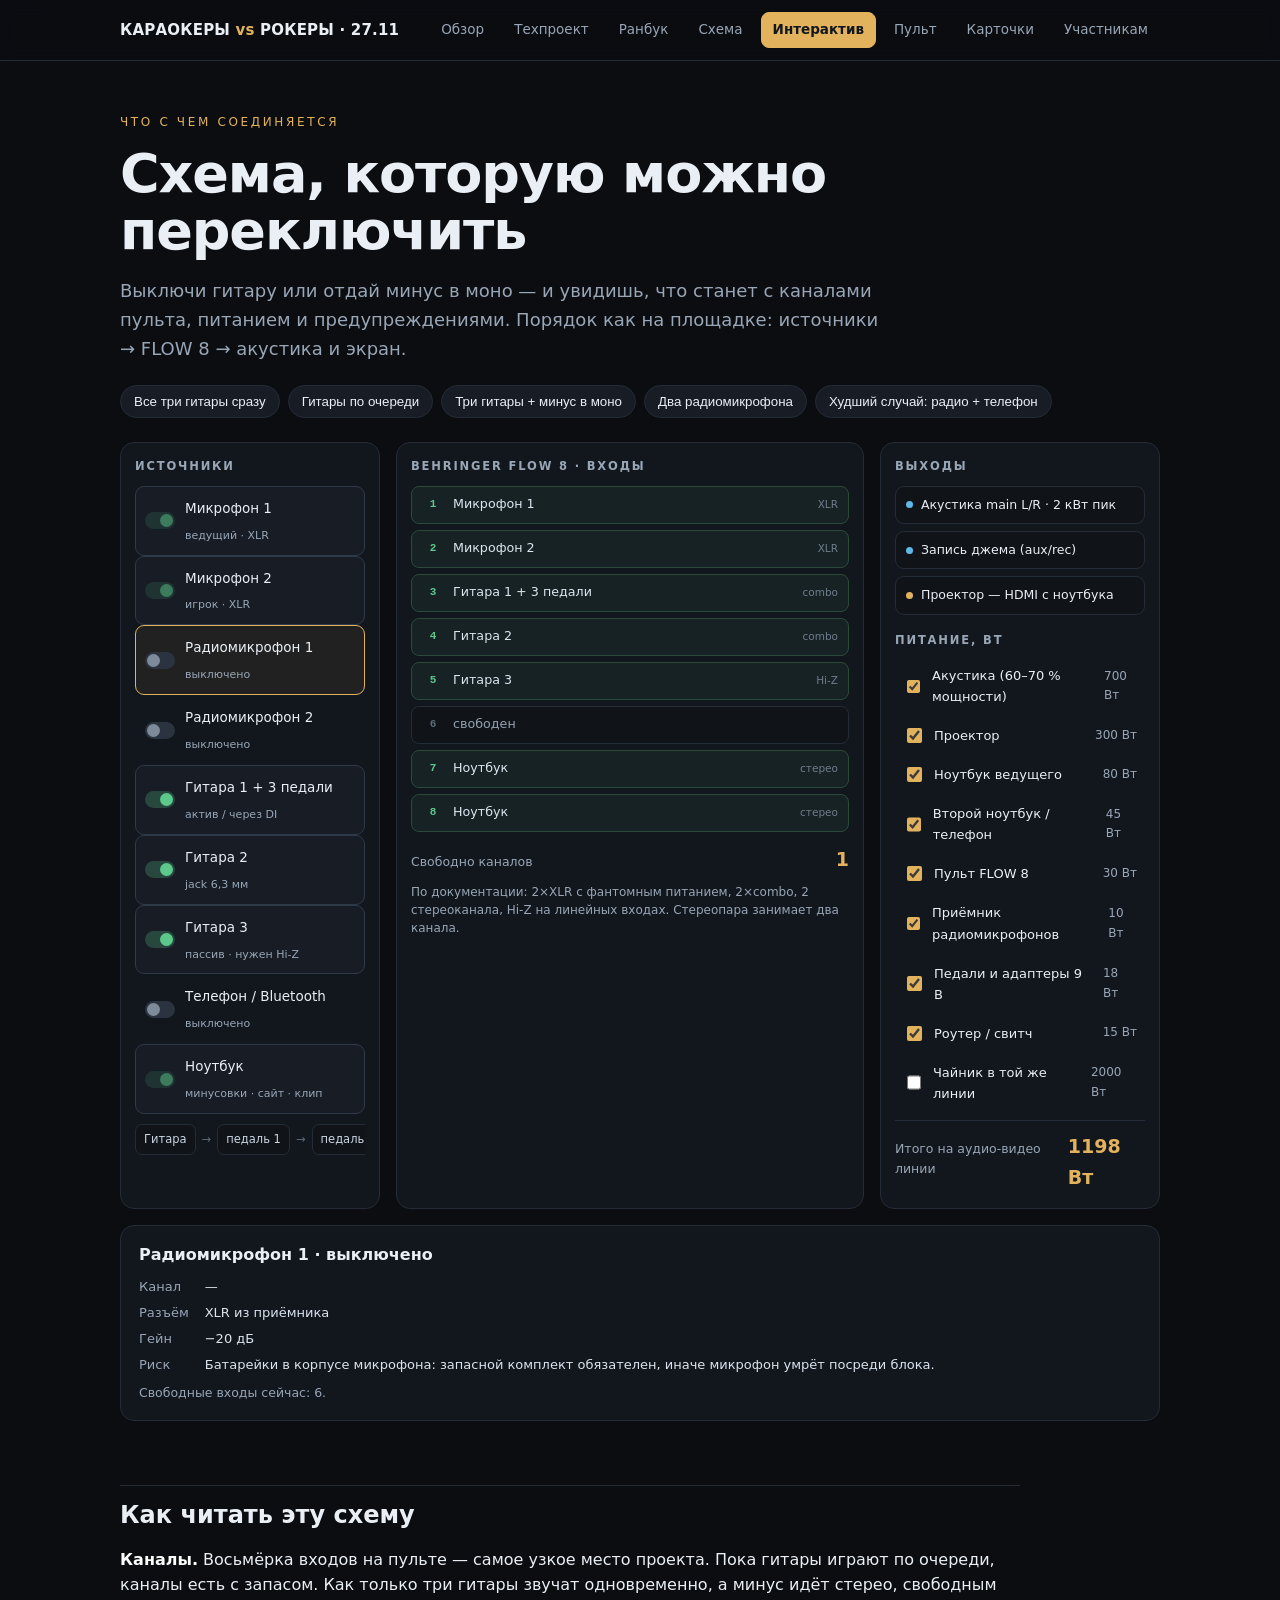
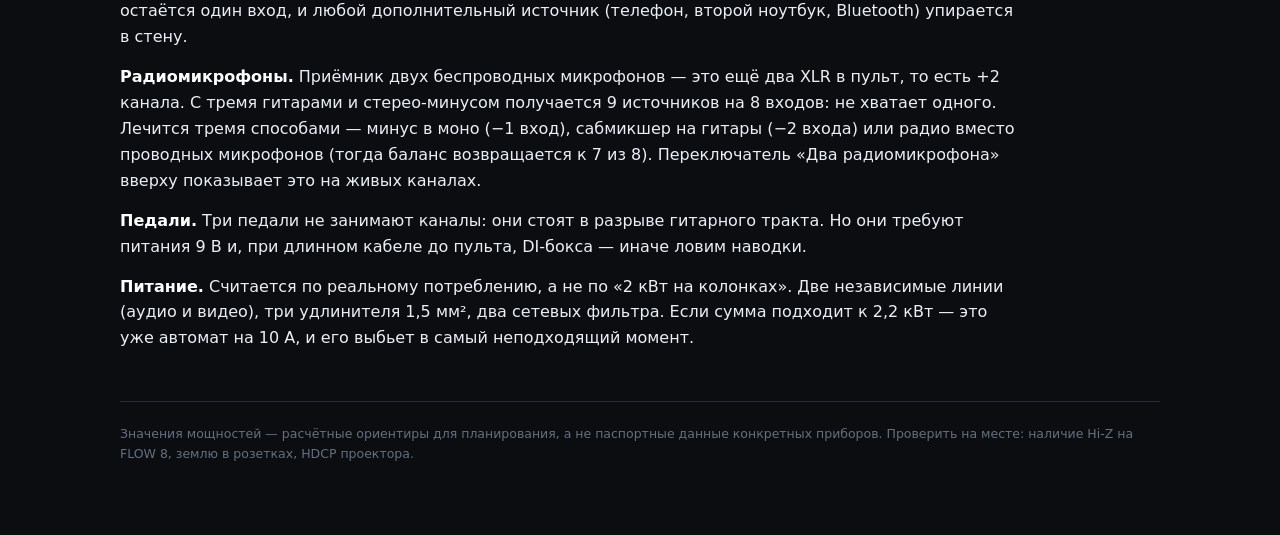
<file: sxema-interaktiv.html>
<!DOCTYPE html>
<html lang="ru">
<head>
<meta charset="utf-8">
<meta name="viewport" content="width=device-width, initial-scale=1">
<title>Интерактивная схема — Караокеры vs рокеры</title>
<link rel="stylesheet" href="assets/style.css">
<style>
  .tool{display:grid;grid-template-columns:minmax(220px,260px) minmax(0,1fr) minmax(220px,280px);gap:16px;margin:24px 0 8px}
  @media(max-width:1000px){.tool{grid-template-columns:1fr}}
  .panel{background:var(--panel);border:1px solid var(--line);border-radius:14px;padding:14px 14px 16px}
  .panel h4{margin:0 0 10px;font-size:11.5px;letter-spacing:.16em;text-transform:uppercase;color:var(--dim);font-weight:700}

  /* источники */
  .src{display:flex;align-items:center;gap:10px;padding:8px 9px;border-radius:9px;cursor:pointer;
       border:1px solid transparent;transition:.12s}
  .src:hover{background:var(--panel2)}
  .src.on{border-color:#2f3a48;background:var(--panel2)}
  .src.sel{border-color:var(--gold);background:rgba(226,178,92,.07)}
  .sw{width:30px;height:17px;border-radius:999px;background:#2a333f;position:relative;flex:0 0 30px;transition:.15s}
  .sw:after{content:"";position:absolute;top:2px;left:2px;width:13px;height:13px;border-radius:50%;background:#7d8a99;transition:.15s}
  .src.on .sw{background:rgba(92,201,139,.25)}
  .src.on .sw:after{left:15px;background:var(--green)}
  .src .nm{font-size:13.5px;line-height:1.25}
  .src .sub{font-size:11px;color:var(--dim)}

  /* пульт */
  .rack{display:grid;gap:6px}
  .ch{display:flex;align-items:center;gap:9px;border:1px solid var(--line);border-radius:8px;
      padding:7px 10px;min-height:38px;transition:.15s;background:#101419}
  .ch .num{width:22px;flex:0 0 22px;text-align:center;font:700 11px/1 ui-monospace,monospace;color:#5c6a79}
  .ch .fill{flex:1;font-size:12.7px;color:#93a2b2}
  .ch .tag{font-size:10.5px;color:#6f7d8c}
  .ch.busy{background:rgba(92,201,139,.07);border-color:#2c4a3a}
  .ch.busy .fill{color:#dbe6ef}
  .ch.busy .num{color:var(--green)}
  .ch.flash{border-color:var(--gold);box-shadow:0 0 0 2px rgba(226,178,92,.18)}
  .ch.over{background:rgba(226,87,76,.1);border-color:#66302c}
  .count{display:flex;justify-content:space-between;align-items:baseline;margin-top:12px;font-size:12.5px;color:var(--dim)}
  .count b{font-size:19px;color:var(--gold);font-variant-numeric:tabular-nums}
  .count b.bad{color:var(--red)}
  .note{font-size:12px;color:var(--dim);margin-top:8px;line-height:1.5}
  .alert{margin-top:10px;border:1px solid #66302c;background:rgba(226,87,76,.1);border-radius:9px;
         padding:9px 11px;font-size:12.5px;color:#ffcfc9;display:none}
  .alert.on{display:block}

  /* выходы и цепочка */
  .out{display:flex;align-items:center;gap:8px;border:1px solid var(--line);border-radius:9px;padding:8px 10px;margin-bottom:7px;font-size:12.5px;background:#101419}
  .out i{width:7px;height:7px;border-radius:50%;background:var(--cyan);flex:0 0 7px}
  .chain{display:flex;align-items:center;gap:6px;flex-wrap:nowrap;overflow-x:auto;font-size:11.5px;color:var(--dim);margin-top:10px;padding-bottom:4px}
  .chain span.b{border:1px solid var(--line);border-radius:7px;padding:5px 8px;background:#101419;color:#cbd6e2}
  .chain span.a{color:#5c6a79}
  .chain span.b{white-space:nowrap}

  /* питание */
  .pwr{display:grid;gap:6px;margin-top:4px}
  .pwr label{display:flex;align-items:center;gap:9px;font-size:13px;padding:6px 8px;border-radius:8px;cursor:pointer}
  .pwr label:hover{background:var(--panel2)}
  .pwr input{width:15px;height:15px;accent-color:#e2b25c}
  .pwr .w{margin-left:auto;color:var(--dim);font-size:12px;font-variant-numeric:tabular-nums}
  .total{display:flex;justify-content:space-between;align-items:baseline;margin-top:10px;
         border-top:1px solid var(--line);padding-top:10px;font-size:12.5px;color:var(--dim)}
  .total b{font-size:19px;color:var(--gold);font-variant-numeric:tabular-nums}

  /* деталь */
  #detail{margin-top:16px;border:1px solid var(--line);border-radius:14px;padding:16px 18px;background:var(--panel);min-height:96px}
  #detail h3{margin:0 0 8px;font-size:16px;color:var(--fg)}
  #detail dl{display:grid;grid-template-columns:max-content 1fr;gap:5px 16px;margin:0;font-size:13px}
  #detail dt{color:var(--dim)}
  #detail dd{margin:0;color:#dbe4ee}
  #detail .hint{font-size:12.5px;color:var(--dim);margin:8px 0 0}
  .vp{display:flex;gap:8px;flex-wrap:wrap;margin:18px 0 0}
  .vp button{font:13.5px/1 inherit;background:var(--panel2);color:var(--fg);border:1px solid var(--line);
             border-radius:999px;padding:8px 13px;cursor:pointer}
  .vp button:hover{border-color:var(--gold);color:var(--gold)}
</style>
</head>
<body>
<header class="top"><div class="top-in">
  <div class="brand">КАРАОКЕРЫ <span>vs</span> РОКЕРЫ · 27.11</div>
  <nav class="main">
    <a href="index.html">Обзор</a>
    <a href="tekhproekt.html">Техпроект</a>
    <a href="ranbook.html">Ранбук</a>
    <a href="sxema.html">Схема</a>
    <a href="sxema-interaktiv.html" class="on">Интерактив</a>
    <a href="pult.html">Пульт</a>
    <a href="kartochki.html">Карточки</a>
    <a href="uchastnikam.html">Участникам</a>
  </nav>
</div></header>

<div class="wrap">
<section class="hero" style="padding-bottom:0">
  <div class="kicker">Что с чем соединяется</div>
  <h1>Схема, которую можно переключить</h1>
  <p class="lead">Выключи гитару или отдай минус в моно — и увидишь, что станет с каналами пульта,
  питанием и предупреждениями. Порядок как на площадке: источники → FLOW 8 → акустика и экран.</p>
  <div class="vp">
    <button data-v="all">Все три гитары сразу</button>
    <button data-v="turn">Гитары по очереди</button>
    <button data-v="mono">Три гитары + минус в моно</button>
    <button data-v="radio">Два радиомикрофона</button>
    <button data-v="worst">Худший случай: радио + телефон</button>
  </div>
</section>

<div class="tool">
  <!-- источники -->
  <div class="panel">
    <h4>Источники</h4>
    <div id="srcs"></div>
    <div class="chain" id="chain"></div>
    <p class="note" id="diNote"></p>
  </div>

  <!-- пульт -->
  <div class="panel">
    <h4>Behringer FLOW 8 · входы</h4>
    <div class="rack" id="rack"></div>
    <div class="count"><span>Свободно каналов</span><b id="free">—</b></div>
    <div class="alert" id="alert"></div>
    <p class="note">По документации: 2×XLR с фантомным питанием, 2×combo, 2 стереоканала, Hi-Z на линейных входах.
    Стереопара занимает два канала.</p>
  </div>

  <!-- выходы + питание -->
  <div class="panel">
    <h4>Выходы</h4>
    <div class="out"><i></i><span>Акустика main L/R · 2 кВт пик</span></div>
    <div class="out"><i></i><span>Запись джема (aux/rec)</span></div>
    <div class="out"><i style="background:var(--gold)"></i><span>Проектор — HDMI с ноутбука</span></div>

    <h4 style="margin-top:16px">Питание, Вт</h4>
    <div class="pwr" id="pwr"></div>
    <div class="total"><span>Итого на аудио-видео линии</span><b id="watts">—</b></div>
    <div class="alert" id="pwrAlert"></div>
  </div>
</div>

<div id="detail"></div>

<article style="max-width:900px;padding-top:26px">
  <h2>Как читать эту схему</h2>
  <p><strong>Каналы.</strong> Восьмёрка входов на пульте — самое узкое место проекта. Пока гитары играют
  по очереди, каналы есть с запасом. Как только три гитары звучат одновременно, а минус идёт стерео,
  свободным остаётся один вход, и любой дополнительный источник (телефон, второй ноутбук, Bluetooth)
  упирается в стену.</p>
  <p><strong>Радиомикрофоны.</strong> Приёмник двух беспроводных микрофонов — это ещё два XLR в пульт,
  то есть +2 канала. С тремя гитарами и стерео-минусом получается 9 источников на 8 входов: не хватает
  одного. Лечится тремя способами — минус в моно (−1 вход), сабмикшер на гитары (−2 входа) или радио
  вместо проводных микрофонов (тогда баланс возвращается к 7 из 8). Переключатель «Два радиомикрофона»
  вверху показывает это на живых каналах.</p>
  <p><strong>Педали.</strong> Три педали не занимают каналы: они стоят в разрыве гитарного тракта.
  Но они требуют питания 9 В и, при длинном кабеле до пульта, DI-бокса — иначе ловим наводки.</p>
  <p><strong>Питание.</strong> Считается по реальному потреблению, а не по «2 кВт на колонках».
  Две независимые линии (аудио и видео), три удлинителя 1,5 мм², два сетевых фильтра.
  Если сумма подходит к 2,2 кВт — это уже автомат на 10 А, и его выбьет в самый неподходящий момент.</p>
</article>

<footer class="bot">Значения мощностей — расчётные ориентиры для планирования, а не паспортные данные конкретных приборов.
Проверить на месте: наличие Hi-Z на FLOW 8, землю в розетках, HDCP проектора.</footer>
</div>

<script>
const SOURCES = [
  {id:"mic1",  name:"Микрофон 1", sub:"ведущий · XLR",       pref:[1], fixed:true,
   cap:"XLR, +48 выключен", gain:"−18 дБ, HPF 100 Гц",
   risk:"Фантом включать только для конденсаторного микрофона."},
  {id:"mic2",  name:"Микрофон 2", sub:"игрок · XLR",         pref:[2], fixed:true,
   cap:"XLR, +48 выключен", gain:"−18 дБ, HPF 100 Гц",
   risk:"Два динамических микрофона рядом ловят друг друга — разводить на полметра."},
  {id:"radio1", name:"Радиомикрофон 1", sub:"беспроводной · XLR", pref:[6], state:true,
   cap:"XLR из приёмника", gain:"−20 дБ",
   risk:"Батарейки в корпусе микрофона: запасной комплект обязателен, иначе микрофон умрёт посреди блока."},
  {id:"radio2", name:"Радиомикрофон 2", sub:"беспроводной · XLR", pref:[8], state:true,
   cap:"XLR из приёмника", gain:"−20 дБ",
   risk:"Второй радиоканал занимает вход, который нужен стерео-минусу. При стерео минимум один канал уходит в моно."},
  {id:"g1",    name:"Гитара 1 + 3 педали", sub:"актив / через DI", pref:[3], state:true,
   cap:"combo XLR/TRS", gain:"−24 дБ",
   risk:"Три педали = три питания 9 В; после педалей DI, если кабель длиннее 6 м."},
  {id:"g2",    name:"Гитара 2", sub:"jack 6,3 мм",           pref:[4], state:true,
   cap:"combo XLR/TRS", gain:"−24 дБ",
   risk:"Пассивную гитару в combo без Hi-Z слышно тонко — не путать с «плохим звуком зала»."},
  {id:"g3",    name:"Гитара 3", sub:"пассив · нужен Hi-Z",   pref:[5], state:true,
   cap:"линейный Hi-Z", gain:"−24 дБ",
   risk:"Без входа с высоким импедансом теряется низ и тело звука."},
  {id:"phone", name:"Телефон / Bluetooth", sub:"резерв",     pref:[6], state:true,
   cap:"линейный или BT", gain:"−20 дБ",
   risk:"Bluetooth даёт задержку 150–300 мс: для караоке не годится, только для подложки."},
  {id:"laptop",name:"Ноутбук", sub:"минусовки · сайт · клип", pref:[7,8], fixed:true,
   cap:"mini-jack → 2×jack или USB", gain:"−6 дБ от голоса",
   risk:"Аналог и USB одновременно не подключать: два пути дают фазовую кашу."},
];

const PRESETS = {
  all:   {g1:true, g2:true, g3:true, radio1:false, radio2:false, phone:false, stereo:true},
  turn:  {g1:true, g2:false,g3:false,radio1:false, radio2:false, phone:false, stereo:true},
  mono:  {g1:true, g2:true, g3:true, radio1:false, radio2:false, phone:false, stereo:false},
  radio: {g1:true, g2:true, g3:true, radio1:true,  radio2:true,  phone:false, stereo:true},
  worst: {g1:true, g2:true, g3:true, radio1:true,  radio2:true,  phone:true,  stereo:true},
};

const POWER = [
  {id:"pa",     name:"Акустика (60–70 % мощности)", w:700},
  {id:"proj",   name:"Проектор",                    w:300},
  {id:"laptop", name:"Ноутбук ведущего",            w:80},
  {id:"laptop2",name:"Второй ноутбук / телефон",    w:45},
  {id:"mix",    name:"Пульт FLOW 8",                w:30},
  {id:"radio",  name:"Приёмник радиомикрофонов",    w:10},
  {id:"pedals", name:"Педали и адаптеры 9 В",       w:18},
  {id:"router", name:"Роутер / свитч",              w:15},
  {id:"kettle", name:"Чайник в той же линии",       w:2000},
];

let state = {...PRESETS.all};
let diLong = true;
let selected = "radio1";
const powerOn = {pa:true, proj:true, laptop:true, laptop2:true, mix:true, radio:true, pedals:true, router:true, kettle:false};

function sourceOn(id){
  if(id==="mic1"||id==="mic2"||id==="laptop") return true;
  if(id==="phone") return !!state.phone;
  return !!state[id];
}

function channels(){
  const map = {}, overflow = [], free = new Set([1,2,3,4,5,6,7,8]);
  const order = ["mic1","mic2","laptop","radio1","radio2","g1","g2","g3","phone"];
  for(const id of order){
    if(!sourceOn(id)) continue;
    const s = SOURCES.find(x=>x.id===id);
    const prefs = (id==="laptop" && !state.stereo) ? [7] : s.pref;
    const ch = prefs.find(c=>free.has(c));
    if(ch === undefined){ overflow.push(id); continue; }
    map[ch] = id; free.delete(ch);
    if(id==="laptop" && state.stereo && prefs.length === 2 && free.has(prefs[1])){
      map[prefs[1]] = id; free.delete(prefs[1]);
    }
  }
  return {map, overflow, free:[...free].sort((a,b)=>a-b)};
}

function renderSources(){
  const box = document.getElementById("srcs");
  box.innerHTML = SOURCES.map(s=>{
    const on = sourceOn(s.id);
    return `<div class="src ${on?"on":""} ${selected===s.id?"sel":""}" data-id="${s.id}">
      <span class="sw" style="${s.fixed?"opacity:.55":""}"></span>
      <span><span class="nm">${s.name}</span><br><span class="sub">${on? s.sub : "выключено"}</span></span>
    </div>`;
  }).join("");
  box.querySelectorAll(".src").forEach(el=>{
    el.addEventListener("click", ()=>{
      const id = el.dataset.id;
      selected = id;
      if(id === "laptop") state.stereo = !state.stereo;
      else if(id !== "mic1" && id !== "mic2") state[id] = !state[id];
      renderAll();
    });
  });

  const c = document.getElementById("chain");
  c.innerHTML = ["Гитара","педаль 1","педаль 2","педаль 3", diLong?"DI-бокс":"кабель","пульт ch 3"]
    .map((x,i)=>`<span class="b">${x}</span>${i<5?'<span class="a">→</span>':''}`).join("");
}

function renderRack(){
  const {map, overflow} = channels();
  const rack = document.getElementById("rack");
  rack.innerHTML = Array.from({length:8},(_,i)=>{
    const n = i+1, src = map[n], s = SOURCES.find(x=>x.id===src);
    return `<div class="ch ${s?"busy":""} ${src===selected?"flash":""}" data-ch="${n}">
      <span class="num">${n}</span>
      <span class="fill">${s ? s.name : "свободен"}</span>
      <span class="tag">${s ? (n>=7 ? "стерео" : (n<=2 ? "XLR" : (n<=4 ? "combo" : (n===5 ? "Hi-Z" : "line")))) : ""}</span>
    </div>`;
  }).join("") + overflow.map(id=>{
    const s = SOURCES.find(x=>x.id===id);
    return `<div class="ch over"><span class="num">!</span><span class="fill">${s.name} — нет входа</span>
      <span class="tag">перегруз</span></div>`;
  }).join("");

  const used = Object.keys(map).length;
  const freeCount = 8 - used;
  const fEl = document.getElementById("free");
  fEl.textContent = overflow.length ? "−" + overflow.length : freeCount;
  fEl.className = (freeCount <= 0 || overflow.length) ? "bad" : "";

  const al = document.getElementById("alert");
  if(overflow.length){
    al.className = "alert on";
    al.innerHTML = `Источников больше, чем входов на ${overflow.length}. Варианты: минус в моно (−1 вход), ` +
      `сабмикшер Xenyx 802 на гитары (−2 входа) или один радиомикрофон вместо двух.`;
  } else if(freeCount === 0){
    al.className = "alert on";
    al.innerHTML = "Запаса нет: любой дополнительный микрофон, телефон или второй ноутбук потребует менять схему.";
  } else {
    al.className = "alert"; al.innerHTML = "";
  }
}

function renderDetail(){
  const s = SOURCES.find(x=>x.id===selected);
  const {map, free} = channels();
  const own = Object.keys(map).filter(k=>map[k]===s.id).map(Number);
  const on = sourceOn(s.id);
  document.getElementById("detail").innerHTML = `
    <h3>${s.name}${on?"":" · выключено"}</h3>
    <dl>
      <dt>Канал</dt><dd>${on ? (own.length ? own.join(" и ") : "нет свободного входа") : "—"}</dd>
      <dt>Разъём</dt><dd>${s.cap}</dd>
      <dt>Гейн</dt><dd>${s.gain}</dd>
      <dt>Риск</dt><dd>${s.risk}</dd>
    </dl>
    <p class="hint">Свободные входы сейчас: ${free.length ? free.join(", ") : "нет"}.</p>`;
}

function renderPower(){
  const box = document.getElementById("pwr");
  box.innerHTML = POWER.map(p=>`<label><input type="checkbox" data-id="${p.id}" ${powerOn[p.id]?"checked":""}>
    <span>${p.name}</span><span class="w">${p.w} Вт</span></label>`).join("");
  box.querySelectorAll("input").forEach(inp=>{
    inp.addEventListener("change",()=>{ powerOn[inp.dataset.id]=inp.checked; renderPower(); });
  });
  const total = POWER.reduce((s,p)=> s + (powerOn[p.id]?p.w:0), 0);
  const tEl = document.getElementById("watts");
  tEl.textContent = total + " Вт";
  tEl.className = total > 2200 ? "bad" : "";
  const al = document.getElementById("pwrAlert");
  if(total > 3500){ al.className="alert on"; al.innerHTML="Больше 16 А: одна линия не держит, разносить по линиям."; }
  else if(powerOn.kettle){ al.className="alert on"; al.innerHTML="Чайник в нашей линии — 2 кВт импульсом: щелчок в звук и просадка при включении."; }
  else if(total > 2200){ al.className="alert on"; al.innerHTML="Близко к пределу автомата 10 А (2,2 кВт). Проектор — на вторую линию."; }
  else { al.className="alert"; al.innerHTML=""; }
}

function renderAll(){ renderSources(); renderRack(); renderDetail(); }

document.querySelectorAll(".vp button").forEach(b=>{
  b.addEventListener("click",()=>{ state = {...PRESETS[b.dataset.v]}; renderAll(); });
});

renderAll();
renderPower();
</script>
</body>
</html>
</file>
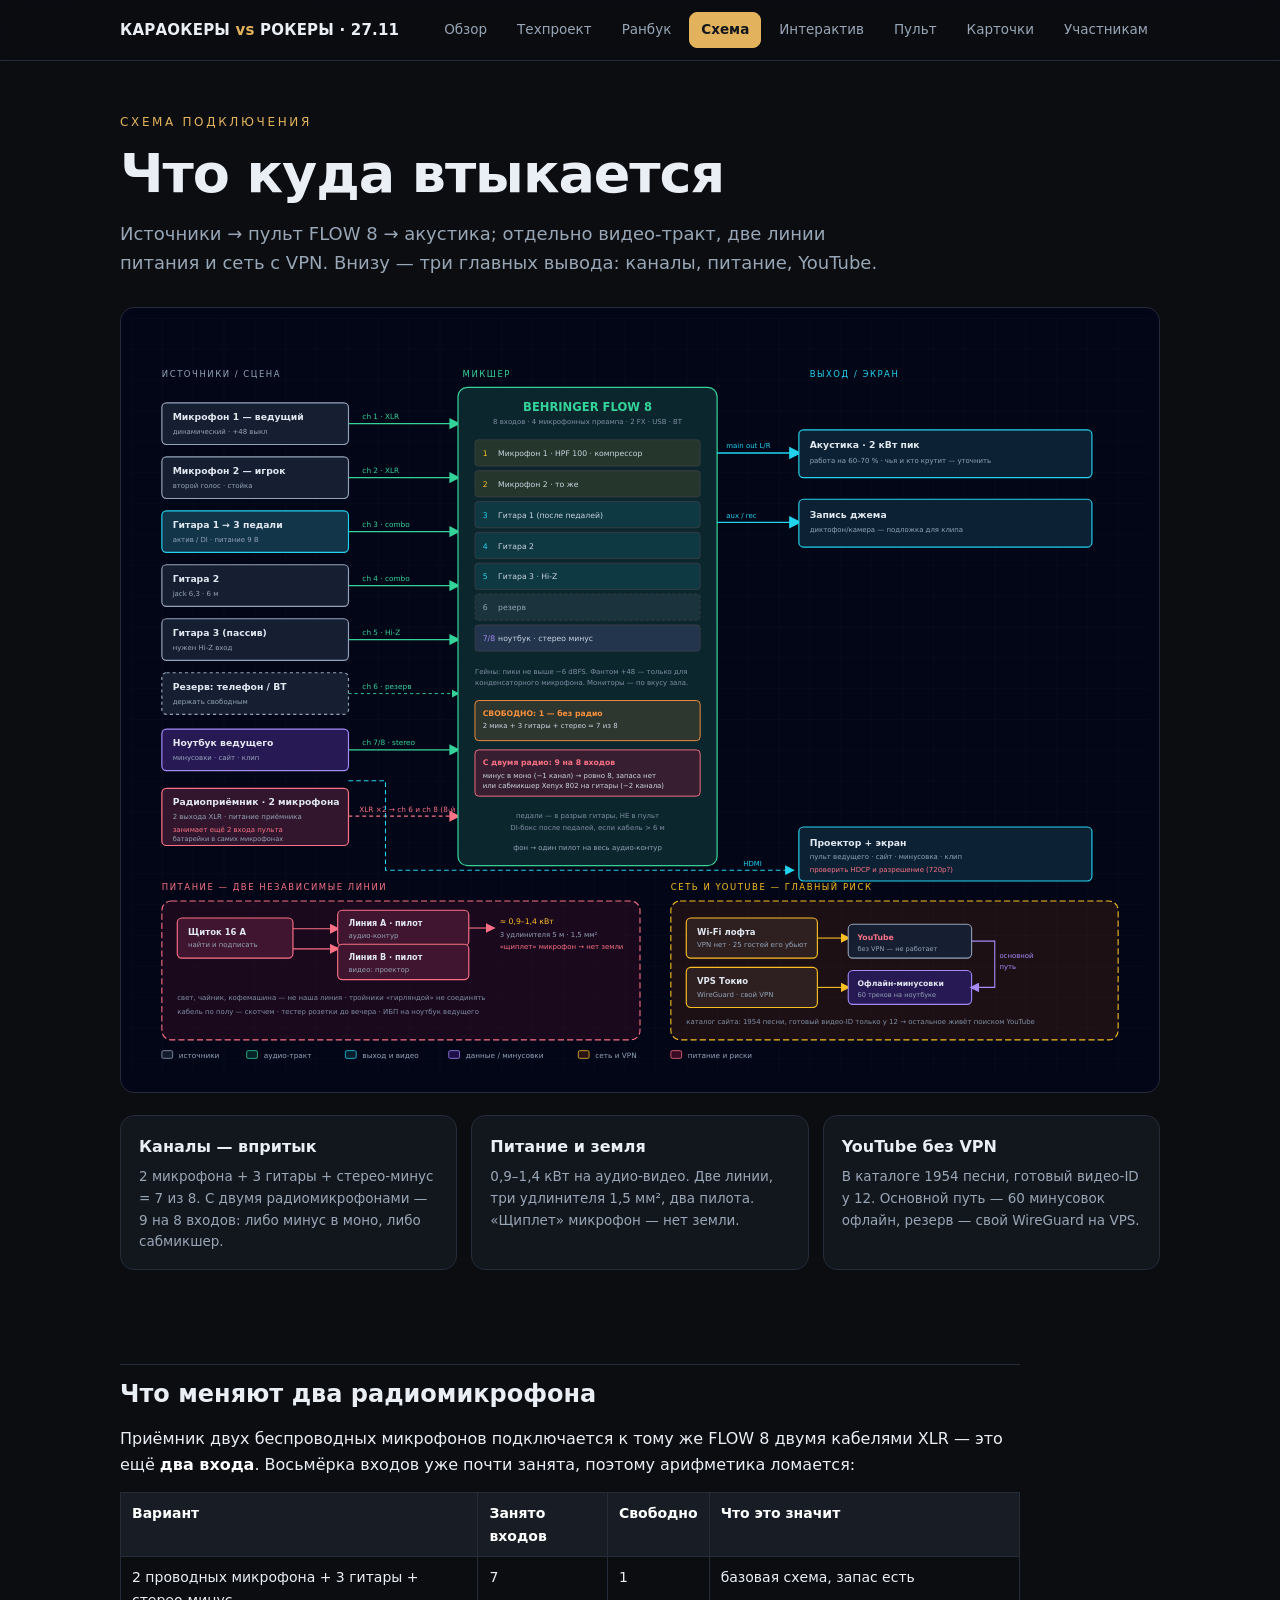
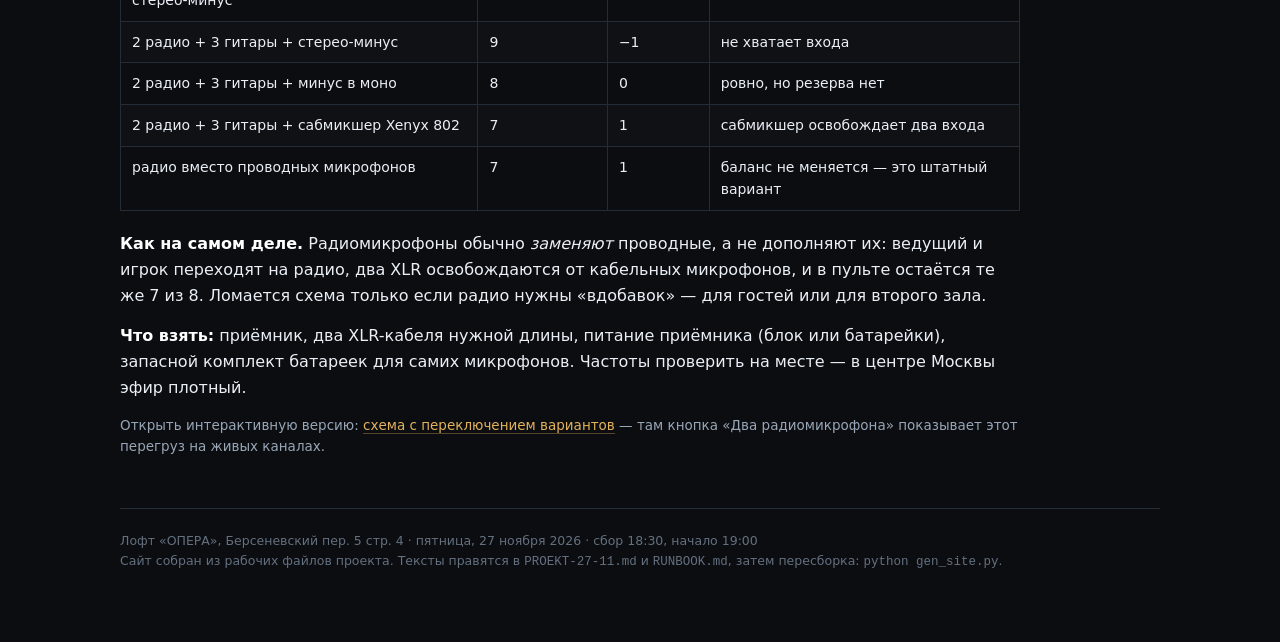
<file: sxema.html>
<!DOCTYPE html>
<html lang="ru">
<head>
<meta charset="utf-8">
<meta name="viewport" content="width=device-width, initial-scale=1">
<title>Схема подключения — Караокеры vs рокеры</title>
<meta name="description" content="Технический проект вечера «Караокеры vs рокеры», лофт ОПЕРА, 27 ноября 2026.">
<link rel="stylesheet" href="assets/style.css">
</head>
<body>
<header class="top"><div class="top-in">
  <div class="brand">КАРАОКЕРЫ <span>vs</span> РОКЕРЫ · 27.11</div>
  <nav class="main"><a href="index.html">Обзор</a><a href="tekhproekt.html">Техпроект</a><a href="ranbook.html">Ранбук</a><a href="sxema.html" class="on">Схема</a><a href="sxema-interaktiv.html">Интерактив</a><a href="pult.html">Пульт</a><a href="kartochki.html">Карточки</a><a href="uchastnikam.html">Участникам</a></nav>
</div></header>
<div class="wrap">

<section class="hero" style="padding-bottom:8px">
  <div class="kicker">Схема подключения</div>
  <h1>Что куда втыкается</h1>
  <p class="lead">Источники → пульт FLOW 8 → акустика; отдельно видео-тракт, две линии питания и сеть с VPN.
  Внизу — три главных вывода: каналы, питание, YouTube.</p>
</section>
<div style="border:1px solid var(--line);border-radius:14px;background:#020617;padding:10px;overflow:auto">
<svg style="width:100%;height:auto;min-width:900px" viewBox="0 0 1320 980" xmlns="http://www.w3.org/2000/svg" role="img" aria-label="Схема подключения звука, видео и питания">
    <defs>
      <pattern id="grid" width="40" height="40" patternUnits="userSpaceOnUse">
        <path d="M 40 0 L 0 0 0 40" fill="none" stroke="#0f172a" stroke-width="0.6"/>
      </pattern>
      <marker id="aCyan" markerWidth="9" markerHeight="9" refX="7" refY="4.5" orient="auto">
        <path d="M0,0 L9,4.5 L0,9 z" fill="#22d3ee"/></marker>
      <marker id="aEmer" markerWidth="9" markerHeight="9" refX="7" refY="4.5" orient="auto">
        <path d="M0,0 L9,4.5 L0,9 z" fill="#34d399"/></marker>
      <marker id="aSlate" markerWidth="9" markerHeight="9" refX="7" refY="4.5" orient="auto">
        <path d="M0,0 L9,4.5 L0,9 z" fill="#94a3b8"/></marker>
      <marker id="aAmber" markerWidth="9" markerHeight="9" refX="7" refY="4.5" orient="auto">
        <path d="M0,0 L9,4.5 L0,9 z" fill="#fbbf24"/></marker>
      <marker id="aRose" markerWidth="9" markerHeight="9" refX="7" refY="4.5" orient="auto">
        <path d="M0,0 L9,4.5 L0,9 z" fill="#fb7185"/></marker>
      <marker id="aViolet" markerWidth="9" markerHeight="9" refX="7" refY="4.5" orient="auto">
        <path d="M0,0 L9,4.5 L0,9 z" fill="#a78bfa"/></marker>
    </defs>
    <rect width="1320" height="980" fill="url(#grid)"/>

    <!-- ============ АРРОУ: источники -> пульт ============ -->
    <g stroke="#34d399" stroke-width="1.6" fill="none" marker-end="url(#aEmer)">
      <path d="M 282 137 L 424 137"/>
      <path d="M 282 207 L 424 207"/>
      <path d="M 282 277 L 424 277"/>
      <path d="M 282 347 L 424 347"/>
      <path d="M 282 417 L 424 417"/>
      <path d="M 282 560 L 424 560"/>
    </g>
    <g fill="#34d399" font-size="9.5">
      <text x="300" y="131">ch 1 · XLR</text>
      <text x="300" y="201">ch 2 · XLR</text>
      <text x="300" y="271">ch 3 · combo</text>
      <text x="300" y="341">ch 4 · combo</text>
      <text x="300" y="411">ch 5 · Hi-Z</text>
      <text x="300" y="554">ch 7/8 · stereo</text>
    </g>
    <path d="M 282 487 L 424 487" stroke="#34d399" stroke-width="1.2" stroke-dasharray="4,4" fill="none" marker-end="url(#aEmer)"/>
    <text x="300" y="481" fill="#34d399" font-size="9.5">ch 6 · резерв</text>

    <!-- ============ ИСТОЧНИКИ ============ -->
    <text x="40" y="76" fill="#94a3b8" font-size="11" letter-spacing=".18em">ИСТОЧНИКИ / СЦЕНА</text>
    <g>
      <rect x="40" y="110" width="242" height="54" rx="6" fill="#0f172a"/>
      <rect x="40" y="110" width="242" height="54" rx="6" fill="rgba(30,41,59,.5)" stroke="#94a3b8" stroke-width="1.5"/>
      <text x="54" y="132" fill="#e2e8f0" font-size="12" font-weight="700">Микрофон 1 — ведущий</text>
      <text x="54" y="150" fill="#94a3b8" font-size="9">динамический · +48 выкл</text>
    </g>
    <g>
      <rect x="40" y="180" width="242" height="54" rx="6" fill="#0f172a"/>
      <rect x="40" y="180" width="242" height="54" rx="6" fill="rgba(30,41,59,.5)" stroke="#94a3b8" stroke-width="1.5"/>
      <text x="54" y="202" fill="#e2e8f0" font-size="12" font-weight="700">Микрофон 2 — игрок</text>
      <text x="54" y="220" fill="#94a3b8" font-size="9">второй голос · стойка</text>
    </g>
    <g>
      <rect x="40" y="250" width="242" height="54" rx="6" fill="#0f172a"/>
      <rect x="40" y="250" width="242" height="54" rx="6" fill="rgba(34,211,238,.16)" stroke="#22d3ee" stroke-width="1.5"/>
      <text x="54" y="272" fill="#e2e8f0" font-size="12" font-weight="700">Гитара 1 → 3 педали</text>
      <text x="54" y="290" fill="#94a3b8" font-size="9">актив / DI · питание 9 В</text>
    </g>
    <g>
      <rect x="40" y="320" width="242" height="54" rx="6" fill="#0f172a"/>
      <rect x="40" y="320" width="242" height="54" rx="6" fill="rgba(30,41,59,.5)" stroke="#94a3b8" stroke-width="1.5"/>
      <text x="54" y="342" fill="#e2e8f0" font-size="12" font-weight="700">Гитара 2</text>
      <text x="54" y="360" fill="#94a3b8" font-size="9">jack 6,3 · 6 м</text>
    </g>
    <g>
      <rect x="40" y="390" width="242" height="54" rx="6" fill="#0f172a"/>
      <rect x="40" y="390" width="242" height="54" rx="6" fill="rgba(30,41,59,.5)" stroke="#94a3b8" stroke-width="1.5"/>
      <text x="54" y="412" fill="#e2e8f0" font-size="12" font-weight="700">Гитара 3 (пассив)</text>
      <text x="54" y="430" fill="#94a3b8" font-size="9">нужен Hi-Z вход</text>
    </g>
    <g>
      <rect x="40" y="460" width="242" height="54" rx="6" fill="#0f172a"/>
      <rect x="40" y="460" width="242" height="54" rx="6" fill="rgba(30,41,59,.5)" stroke="#94a3b8" stroke-width="1.5" stroke-dasharray="4,4"/>
      <text x="54" y="482" fill="#e2e8f0" font-size="12" font-weight="700">Резерв: телефон / BT</text>
      <text x="54" y="500" fill="#94a3b8" font-size="9">держать свободным</text>
    </g>
    <g>
      <rect x="40" y="533" width="242" height="54" rx="6" fill="#0f172a"/>
      <rect x="40" y="533" width="242" height="54" rx="6" fill="rgba(76,29,149,.4)" stroke="#a78bfa" stroke-width="1.5"/>
      <text x="54" y="555" fill="#e2e8f0" font-size="12" font-weight="700">Ноутбук ведущего</text>
      <text x="54" y="573" fill="#94a3b8" font-size="9">минусовки · сайт · клип</text>
    </g>
    <g>
      <rect x="40" y="610" width="242" height="74" rx="6" fill="#0f172a"/>
      <rect x="40" y="610" width="242" height="74" rx="6" fill="rgba(136,19,55,.28)" stroke="#fb7185" stroke-width="1.6"/>
      <text x="54" y="632" fill="#e2e8f0" font-size="12" font-weight="700">Радиоприёмник · 2 микрофона</text>
      <text x="54" y="650" fill="#94a3b8" font-size="9">2 выхода XLR · питание приёмника</text>
      <text x="54" y="666" fill="#fb7185" font-size="9">занимает ещё 2 входа пульта</text>
      <text x="54" y="678" fill="#94a3b8" font-size="8.5">батарейки в самих микрофонах</text>
    </g>
    <path d="M 282 646 L 424 646" stroke="#fb7185" stroke-width="1.6" stroke-dasharray="5,4" fill="none" marker-end="url(#aRose)"/>
    <text x="296" y="640" fill="#fb7185" font-size="9.5">XLR ×2 → ch 6 и ch 8 (8-й только при моно-минусе)</text>

    <!-- ============ ПУЛЬТ ============ -->
    <text x="430" y="76" fill="#34d399" font-size="11" letter-spacing=".18em">МИКШЕР</text>
    <rect x="424" y="90" width="336" height="620" rx="12" fill="#0f172a"/>
    <rect x="424" y="90" width="336" height="620" rx="12" fill="rgba(6,78,59,.28)" stroke="#34d399" stroke-width="1.6"/>
    <text x="592" y="120" fill="#34d399" font-size="15" font-weight="700" text-anchor="middle">BEHRINGER FLOW 8</text>
    <text x="592" y="138" fill="#7f8ea3" font-size="9" text-anchor="middle">8 входов · 4 микрофонных преампа · 2 FX · USB · BT</text>

    <g font-size="10">
      <rect x="446" y="158" width="292" height="34" rx="4" fill="rgba(251,191,36,.10)" stroke="#3f3f46"/>
      <text x="456" y="179" fill="#fbbf24">1</text><text x="476" y="179" fill="#cbd5e1">Микрофон 1 · HPF 100 · компрессор</text>
      <rect x="446" y="198" width="292" height="34" rx="4" fill="rgba(251,191,36,.10)" stroke="#3f3f46"/>
      <text x="456" y="219" fill="#fbbf24">2</text><text x="476" y="219" fill="#cbd5e1">Микрофон 2 · то же</text>
      <rect x="446" y="238" width="292" height="34" rx="4" fill="rgba(34,211,238,.10)" stroke="#3f3f46"/>
      <text x="456" y="259" fill="#22d3ee">3</text><text x="476" y="259" fill="#cbd5e1">Гитара 1 (после педалей)</text>
      <rect x="446" y="278" width="292" height="34" rx="4" fill="rgba(34,211,238,.10)" stroke="#3f3f46"/>
      <text x="456" y="299" fill="#22d3ee">4</text><text x="476" y="299" fill="#cbd5e1">Гитара 2</text>
      <rect x="446" y="318" width="292" height="34" rx="4" fill="rgba(34,211,238,.10)" stroke="#3f3f46"/>
      <text x="456" y="339" fill="#22d3ee">5</text><text x="476" y="339" fill="#cbd5e1">Гитара 3 · Hi-Z</text>
      <rect x="446" y="358" width="292" height="34" rx="4" fill="rgba(148,163,184,.10)" stroke="#3f3f46" stroke-dasharray="4,3"/>
      <text x="456" y="379" fill="#94a3b8">6</text><text x="476" y="379" fill="#94a3b8">резерв</text>
      <rect x="446" y="398" width="292" height="34" rx="4" fill="rgba(167,139,250,.14)" stroke="#3f3f46"/>
      <text x="456" y="419" fill="#a78bfa">7/8</text><text x="476" y="419" fill="#cbd5e1">ноутбук · стерео минус</text>
    </g>
    <g font-size="9" fill="#7f8ea3">
      <text x="446" y="462">Гейны: пики не выше −6 dBFS. Фантом +48 — только для</text>
      <text x="446" y="476">конденсаторного микрофона. Мониторы — по вкусу зала.</text>
    </g>
    <rect x="446" y="496" width="292" height="52" rx="5" fill="rgba(251,146,60,.14)" stroke="#fb923c" stroke-width="1.2"/>
    <text x="456" y="516" fill="#fb923c" font-size="10" font-weight="700">СВОБОДНО: 1 — без радио</text>
    <text x="456" y="532" fill="#cbd5e1" font-size="9">2 мика + 3 гитары + стерео = 7 из 8</text>
    <rect x="446" y="560" width="292" height="60" rx="5" fill="rgba(136,19,55,.35)" stroke="#fb7185" stroke-width="1.2"/>
    <text x="456" y="580" fill="#fb7185" font-size="10" font-weight="700">С двумя радио: 9 на 8 входов</text>
    <text x="456" y="596" fill="#cbd5e1" font-size="9">минус в моно (−1 канал) → ровно 8, запаса нет</text>
    <text x="456" y="610" fill="#cbd5e1" font-size="9">или сабмикшер Xenyx 802 на гитары (−2 канала)</text>
    <text x="592" y="648" fill="#7f8ea3" font-size="9" text-anchor="middle">педали — в разрыв гитары, НЕ в пульт</text>
    <text x="592" y="664" fill="#7f8ea3" font-size="9" text-anchor="middle">DI-бокс после педалей, если кабель &gt; 6 м</text>
    <text x="592" y="690" fill="#94a3b8" font-size="9" text-anchor="middle">фон → один пилот на весь аудио-контур</text>

    <!-- ============ ВЫХОД ============ -->
    <text x="880" y="76" fill="#22d3ee" font-size="11" letter-spacing=".18em">ВЫХОД / ЭКРАН</text>
    <g stroke="#22d3ee" stroke-width="1.8" fill="none" marker-end="url(#aCyan)">
      <path d="M 760 175 L 866 175"/>
      <path d="M 760 265 L 866 265"/>
    </g>
    <text x="772" y="169" fill="#22d3ee" font-size="9">main out L/R</text>
    <text x="772" y="259" fill="#22d3ee" font-size="9">aux / rec</text>

    <g>
      <rect x="866" y="145" width="380" height="62" rx="6" fill="#0f172a"/>
      <rect x="866" y="145" width="380" height="62" rx="6" fill="rgba(8,51,68,.4)" stroke="#22d3ee" stroke-width="1.5"/>
      <text x="880" y="169" fill="#e2e8f0" font-size="12" font-weight="700">Акустика · 2 кВт пик</text>
      <text x="880" y="188" fill="#94a3b8" font-size="9">работа на 60–70 % · чья и кто крутит — уточнить</text>
    </g>
    <g>
      <rect x="866" y="235" width="380" height="62" rx="6" fill="#0f172a"/>
      <rect x="866" y="235" width="380" height="62" rx="6" fill="rgba(8,51,68,.4)" stroke="#22d3ee" stroke-width="1.5"/>
      <text x="880" y="259" fill="#e2e8f0" font-size="12" font-weight="700">Запись джема</text>
      <text x="880" y="278" fill="#94a3b8" font-size="9">диктофон/камера — подложка для клипа</text>
    </g>

    <!-- видео тракт -->
    <path d="M 282 600 L 330 600 L 330 716 L 858 716" stroke="#22d3ee" stroke-width="1.4" stroke-dasharray="6,4" fill="none" marker-end="url(#aCyan)"/>
    <text x="806" y="710" fill="#22d3ee" font-size="9" text-anchor="middle">HDMI</text>
    <g>
      <rect x="866" y="660" width="380" height="70" rx="6" fill="#0f172a"/>
      <rect x="866" y="660" width="380" height="70" rx="6" fill="rgba(8,51,68,.4)" stroke="#22d3ee" stroke-width="1.5"/>
      <text x="880" y="684" fill="#e2e8f0" font-size="12" font-weight="700">Проектор + экран</text>
      <text x="880" y="702" fill="#94a3b8" font-size="9">пульт ведущего · сайт · минусовка · клип</text>
      <text x="880" y="718" fill="#fb7185" font-size="9">проверить HDCP и разрешение (720p?)</text>
    </g>

    <!-- ============ ПИТАНИЕ ============ -->
    <text x="40" y="742" fill="#fb7185" font-size="11" letter-spacing=".18em">ПИТАНИЕ — ДВЕ НЕЗАВИСИМЫЕ ЛИНИИ</text>
    <rect x="40" y="756" width="620" height="180" rx="12" fill="rgba(136,19,55,.18)" stroke="#fb7185" stroke-width="1.4" stroke-dasharray="8,4"/>
    <g>
      <rect x="60" y="778" width="150" height="52" rx="6" fill="#0f172a"/>
      <rect x="60" y="778" width="150" height="52" rx="6" fill="rgba(136,19,55,.4)" stroke="#fb7185" stroke-width="1.5"/>
      <text x="74" y="800" fill="#e2e8f0" font-size="11" font-weight="700">Щиток 16 А</text>
      <text x="74" y="816" fill="#94a3b8" font-size="9">найти и подписать</text>
    </g>
    <g stroke="#fb7185" stroke-width="1.5" fill="none" marker-end="url(#aRose)">
      <path d="M 210 792 L 268 792"/>
      <path d="M 210 818 L 268 818"/>
    </g>
    <g>
      <rect x="268" y="768" width="170" height="46" rx="6" fill="#0f172a"/>
      <rect x="268" y="768" width="170" height="46" rx="6" fill="rgba(136,19,55,.4)" stroke="#fb7185" stroke-width="1.5"/>
      <text x="282" y="788" fill="#e2e8f0" font-size="10.5" font-weight="700">Линия A · пилот</text>
      <text x="282" y="804" fill="#94a3b8" font-size="9">аудио-контур</text>
    </g>
    <g>
      <rect x="268" y="812" width="170" height="46" rx="6" fill="#0f172a"/>
      <rect x="268" y="812" width="170" height="46" rx="6" fill="rgba(136,19,55,.4)" stroke="#fb7185" stroke-width="1.5"/>
      <text x="282" y="832" fill="#e2e8f0" font-size="10.5" font-weight="700">Линия B · пилот</text>
      <text x="282" y="848" fill="#94a3b8" font-size="9">видео: проектор</text>
    </g>
    <path d="M 438 791 L 470 791" stroke="#fb7185" stroke-width="1.4" fill="none" marker-end="url(#aRose)"/>
    <text x="478" y="786" fill="#fbbf24" font-size="10">≈ 0,9–1,4 кВт</text>
    <text x="478" y="802" fill="#94a3b8" font-size="9">3 удлинителя 5 м · 1,5 мм²</text>
    <text x="478" y="818" fill="#fb7185" font-size="9">«щиплет» микрофон → нет земли</text>
    <text x="60" y="884" fill="#7f8ea3" font-size="9">свет, чайник, кофемашина — не наша линия · тройники «гирляндой» не соединять</text>
    <text x="60" y="902" fill="#7f8ea3" font-size="9">кабель по полу — скотчем · тестер розетки до вечера · ИБП на ноутбук ведущего</text>

    <!-- ============ СЕТЬ / VPN ============ -->
    <text x="700" y="742" fill="#fbbf24" font-size="11" letter-spacing=".18em">СЕТЬ И YOUTUBE — ГЛАВНЫЙ РИСК</text>
    <rect x="700" y="756" width="580" height="180" rx="12" fill="rgba(120,53,15,.22)" stroke="#fbbf24" stroke-width="1.4" stroke-dasharray="8,4"/>
    <g>
      <rect x="720" y="778" width="170" height="52" rx="6" fill="#0f172a"/>
      <rect x="720" y="778" width="170" height="52" rx="6" fill="rgba(120,53,15,.3)" stroke="#fbbf24" stroke-width="1.5"/>
      <text x="734" y="800" fill="#e2e8f0" font-size="11" font-weight="700">Wi-Fi лофта</text>
      <text x="734" y="816" fill="#94a3b8" font-size="9">VPN нет · 25 гостей его убьют</text>
    </g>
    <g>
      <rect x="720" y="842" width="170" height="52" rx="6" fill="#0f172a"/>
      <rect x="720" y="842" width="170" height="52" rx="6" fill="rgba(120,53,15,.3)" stroke="#fbbf24" stroke-width="1.5"/>
      <text x="734" y="864" fill="#e2e8f0" font-size="11" font-weight="700">VPS Токио</text>
      <text x="734" y="880" fill="#94a3b8" font-size="9">WireGuard · свой VPN</text>
    </g>
    <path d="M 890 804 L 930 804" stroke="#fbbf24" stroke-width="1.4" fill="none" marker-end="url(#aAmber)"/>
    <path d="M 890 868 L 930 868" stroke="#fbbf24" stroke-width="1.4" fill="none" marker-end="url(#aAmber)"/>
    <g>
      <rect x="930" y="786" width="160" height="44" rx="6" fill="#0f172a"/>
      <rect x="930" y="786" width="160" height="44" rx="6" fill="rgba(30,41,59,.5)" stroke="#94a3b8" stroke-width="1.4"/>
      <text x="942" y="806" fill="#fb7185" font-size="10" font-weight="700">YouTube</text>
      <text x="942" y="821" fill="#94a3b8" font-size="8.5">без VPN — не работает</text>
    </g>
    <g>
      <rect x="930" y="846" width="160" height="44" rx="6" fill="#0f172a"/>
      <rect x="930" y="846" width="160" height="44" rx="6" fill="rgba(76,29,149,.4)" stroke="#a78bfa" stroke-width="1.4"/>
      <text x="942" y="866" fill="#e2e8f0" font-size="10" font-weight="700">Офлайн-минусовки</text>
      <text x="942" y="881" fill="#94a3b8" font-size="8.5">60 треков на ноутбуке</text>
    </g>
    <path d="M 1090 808 L 1120 808 L 1120 868 L 1090 868" stroke="#a78bfa" stroke-width="1.4" fill="none" marker-end="url(#aViolet)"/>
    <text x="1126" y="830" fill="#a78bfa" font-size="9">основной</text>
    <text x="1126" y="844" fill="#a78bfa" font-size="9">путь</text>
    <text x="720" y="916" fill="#7f8ea3" font-size="9">каталог сайта: 1954 песни, готовый видео-ID только у 12 → остальное живёт поиском YouTube</text>

    <!-- ============ ЛЕГЕНДА ============ -->
    <g font-size="9.5" fill="#94a3b8">
      <rect x="40" y="950" width="14" height="10" rx="2" fill="rgba(30,41,59,.6)" stroke="#94a3b8"/>
      <text x="62" y="959">источники</text>
      <rect x="150" y="950" width="14" height="10" rx="2" fill="rgba(6,78,59,.4)" stroke="#34d399"/>
      <text x="172" y="959">аудио-тракт</text>
      <rect x="278" y="950" width="14" height="10" rx="2" fill="rgba(8,51,68,.5)" stroke="#22d3ee"/>
      <text x="300" y="959">выход и видео</text>
      <rect x="412" y="950" width="14" height="10" rx="2" fill="rgba(76,29,149,.4)" stroke="#a78bfa"/>
      <text x="434" y="959">данные / минусовки</text>
      <rect x="580" y="950" width="14" height="10" rx="2" fill="rgba(120,53,15,.35)" stroke="#fbbf24"/>
      <text x="602" y="959">сеть и VPN</text>
      <rect x="700" y="950" width="14" height="10" rx="2" fill="rgba(136,19,55,.4)" stroke="#fb7185"/>
      <text x="722" y="959">питание и риски</text>
    </g>
  </svg>
</div>
<div class="tiles">
  <div class="tile"><h3>Каналы — впритык</h3><p>2 микрофона + 3 гитары + стерео-минус = 7 из 8. С двумя радиомикрофонами — 9 на 8 входов: либо минус в моно, либо сабмикшер.</p></div>
  <div class="tile"><h3>Питание и земля</h3><p>0,9–1,4 кВт на аудио-видео. Две линии, три удлинителя 1,5 мм², два пилота. «Щиплет» микрофон — нет земли.</p></div>
  <div class="tile"><h3>YouTube без VPN</h3><p>В каталоге 1954 песни, готовый видео-ID у 12. Основной путь — 60 минусовок офлайн, резерв — свой WireGuard на VPS.</p></div>
</div>
<article style="max-width:900px">
  <h2>Что меняют два радиомикрофона</h2>
  <p>Приёмник двух беспроводных микрофонов подключается к тому же FLOW 8 двумя кабелями XLR — это ещё
  <strong>два входа</strong>. Восьмёрка входов уже почти занята, поэтому арифметика ломается:</p>
  <table>
    <thead><tr><th>Вариант</th><th>Занято входов</th><th>Свободно</th><th>Что это значит</th></tr></thead>
    <tbody>
      <tr><td>2 проводных микрофона + 3 гитары + стерео-минус</td><td>7</td><td>1</td><td>базовая схема, запас есть</td></tr>
      <tr><td>2 радио + 3 гитары + стерео-минус</td><td>9</td><td>−1</td><td>не хватает входа</td></tr>
      <tr><td>2 радио + 3 гитары + минус в моно</td><td>8</td><td>0</td><td>ровно, но резерва нет</td></tr>
      <tr><td>2 радио + 3 гитары + сабмикшер Xenyx 802</td><td>7</td><td>1</td><td>сабмикшер освобождает два входа</td></tr>
      <tr><td>радио вместо проводных микрофонов</td><td>7</td><td>1</td><td>баланс не меняется — это штатный вариант</td></tr>
    </tbody>
  </table>
  <p><strong>Как на самом деле.</strong> Радиомикрофоны обычно <em>заменяют</em> проводные, а не дополняют их:
  ведущий и игрок переходят на радио, два XLR освобождаются от кабельных микрофонов, и в пульте
  остаётся те же 7 из 8. Ломается схема только если радио нужны «вдобавок» — для гостей или для второго зала.</p>
  <p><strong>Что взять:</strong> приёмник, два XLR-кабеля нужной длины, питание приёмника (блок или батарейки),
  запасной комплект батареек для самих микрофонов. Частоты проверить на месте — в центре Москвы эфир плотный.</p>
  <p style="color:var(--dim);font-size:13.5px">Открыть интерактивную версию: <a href="sxema-interaktiv.html">схема с переключением вариантов</a> —
  там кнопка «Два радиомикрофона» показывает этот перегруз на живых каналах.</p>
</article>

<footer class="bot">
  Лофт «ОПЕРА», Берсеневский пер. 5 стр. 4 · пятница, 27 ноября 2026 · сбор 18:30, начало 19:00
  <br>Сайт собран из рабочих файлов проекта. Тексты правятся в <code>PROEKT-27-11.md</code> и <code>RUNBOOK.md</code>, затем пересборка: <code>python gen_site.py</code>.
</footer>
</div>
</body>
</html>
</file>
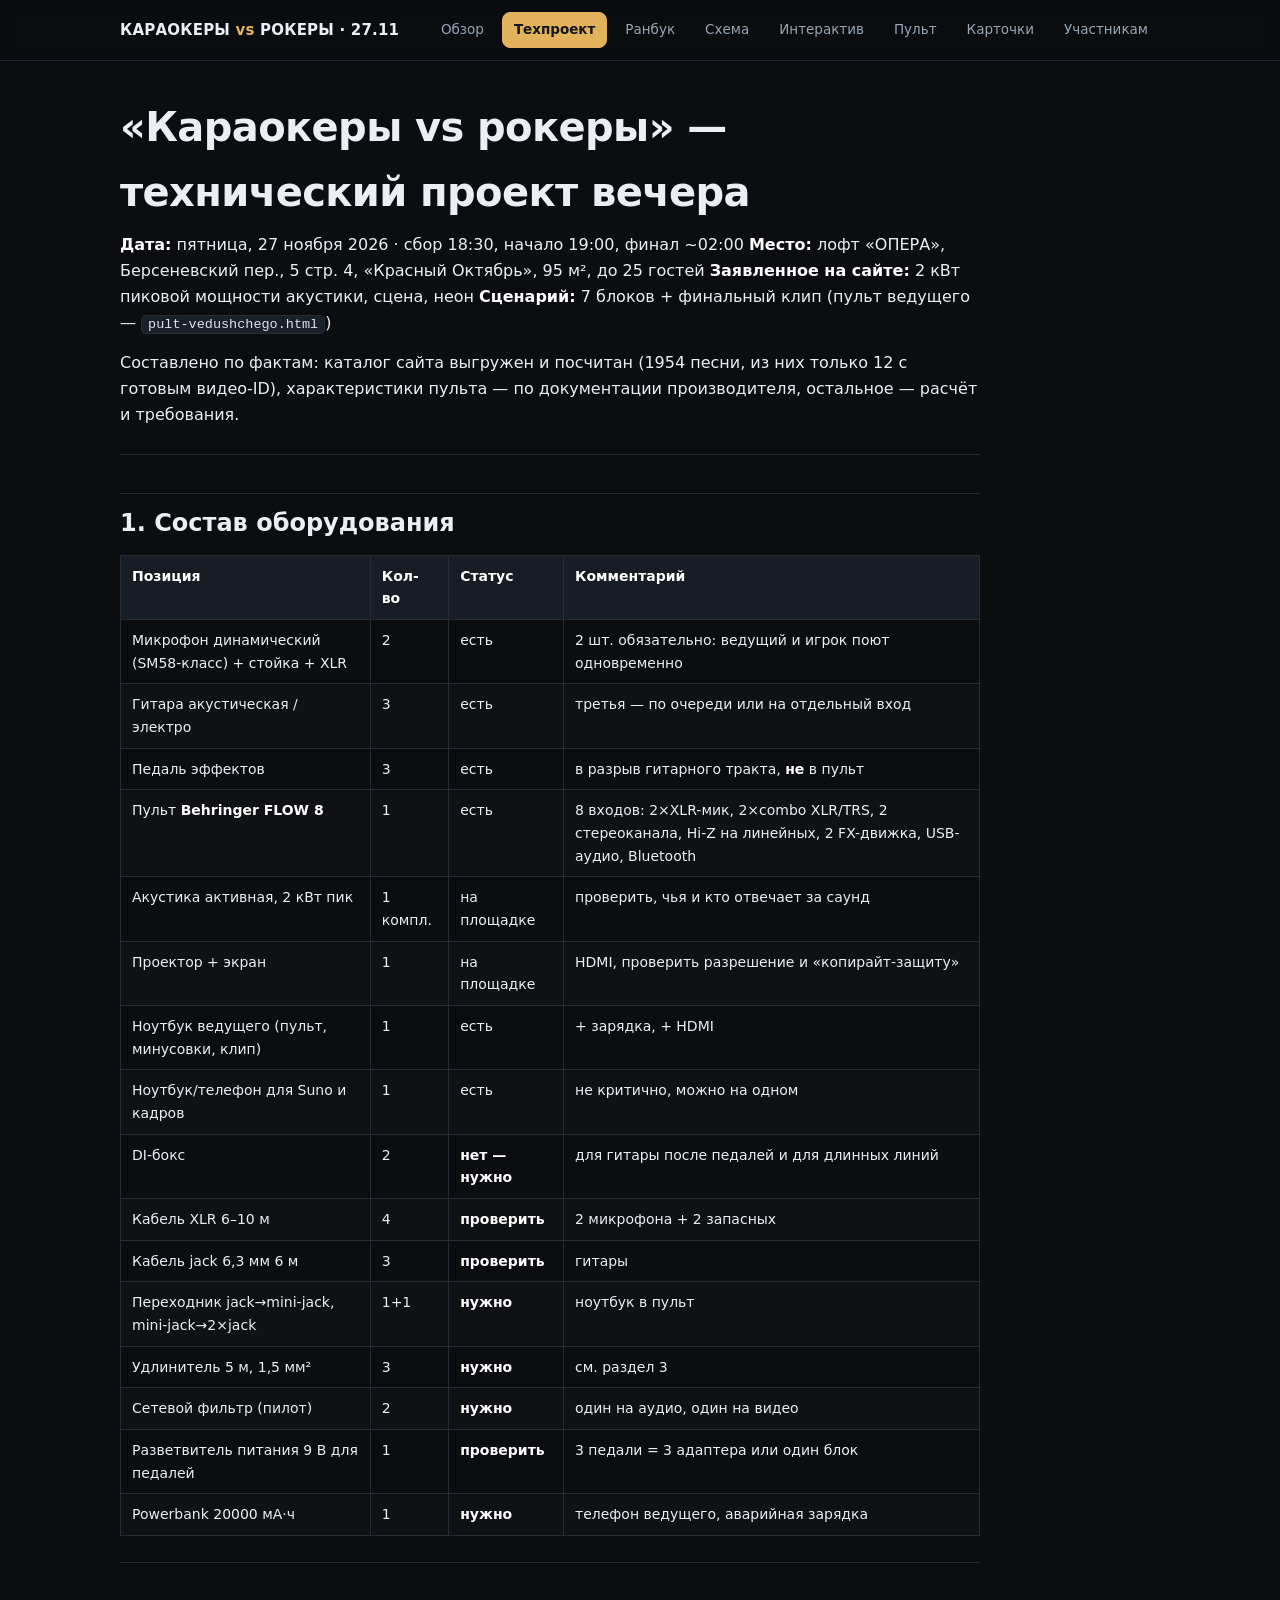
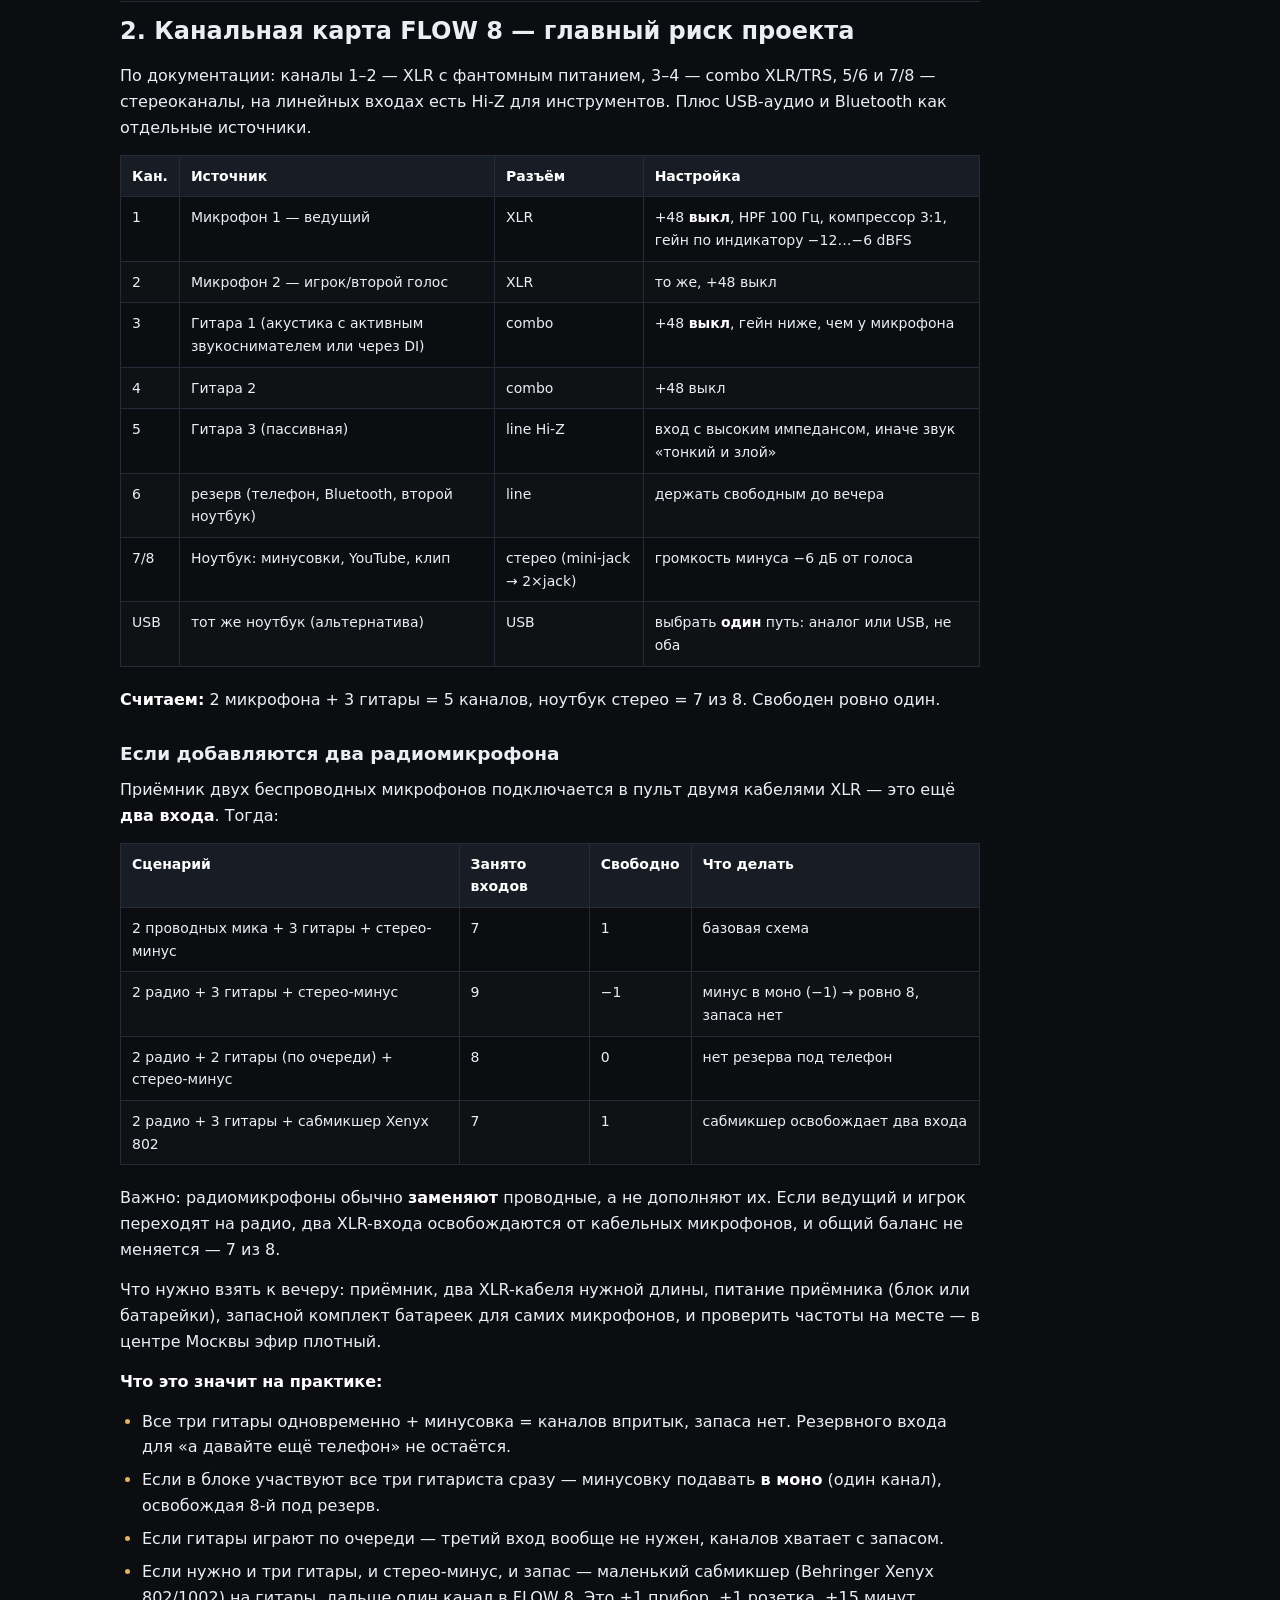
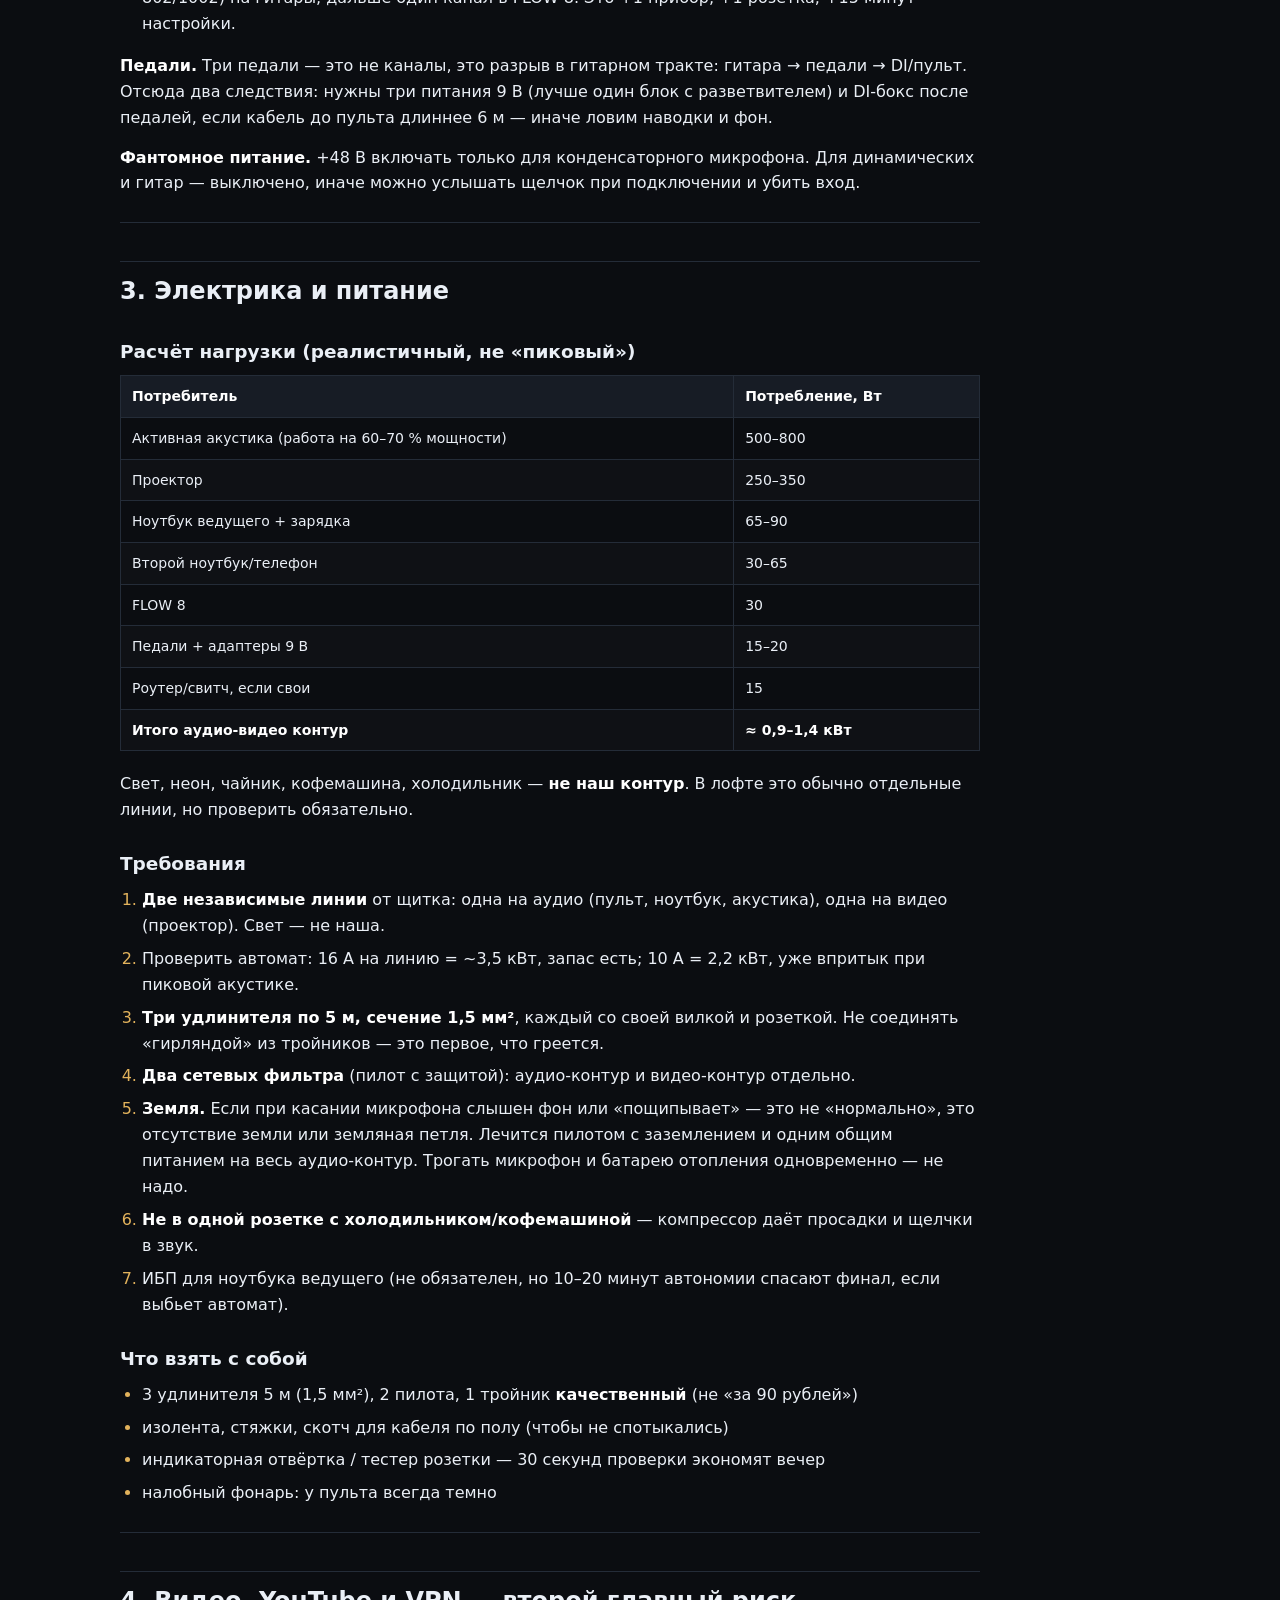
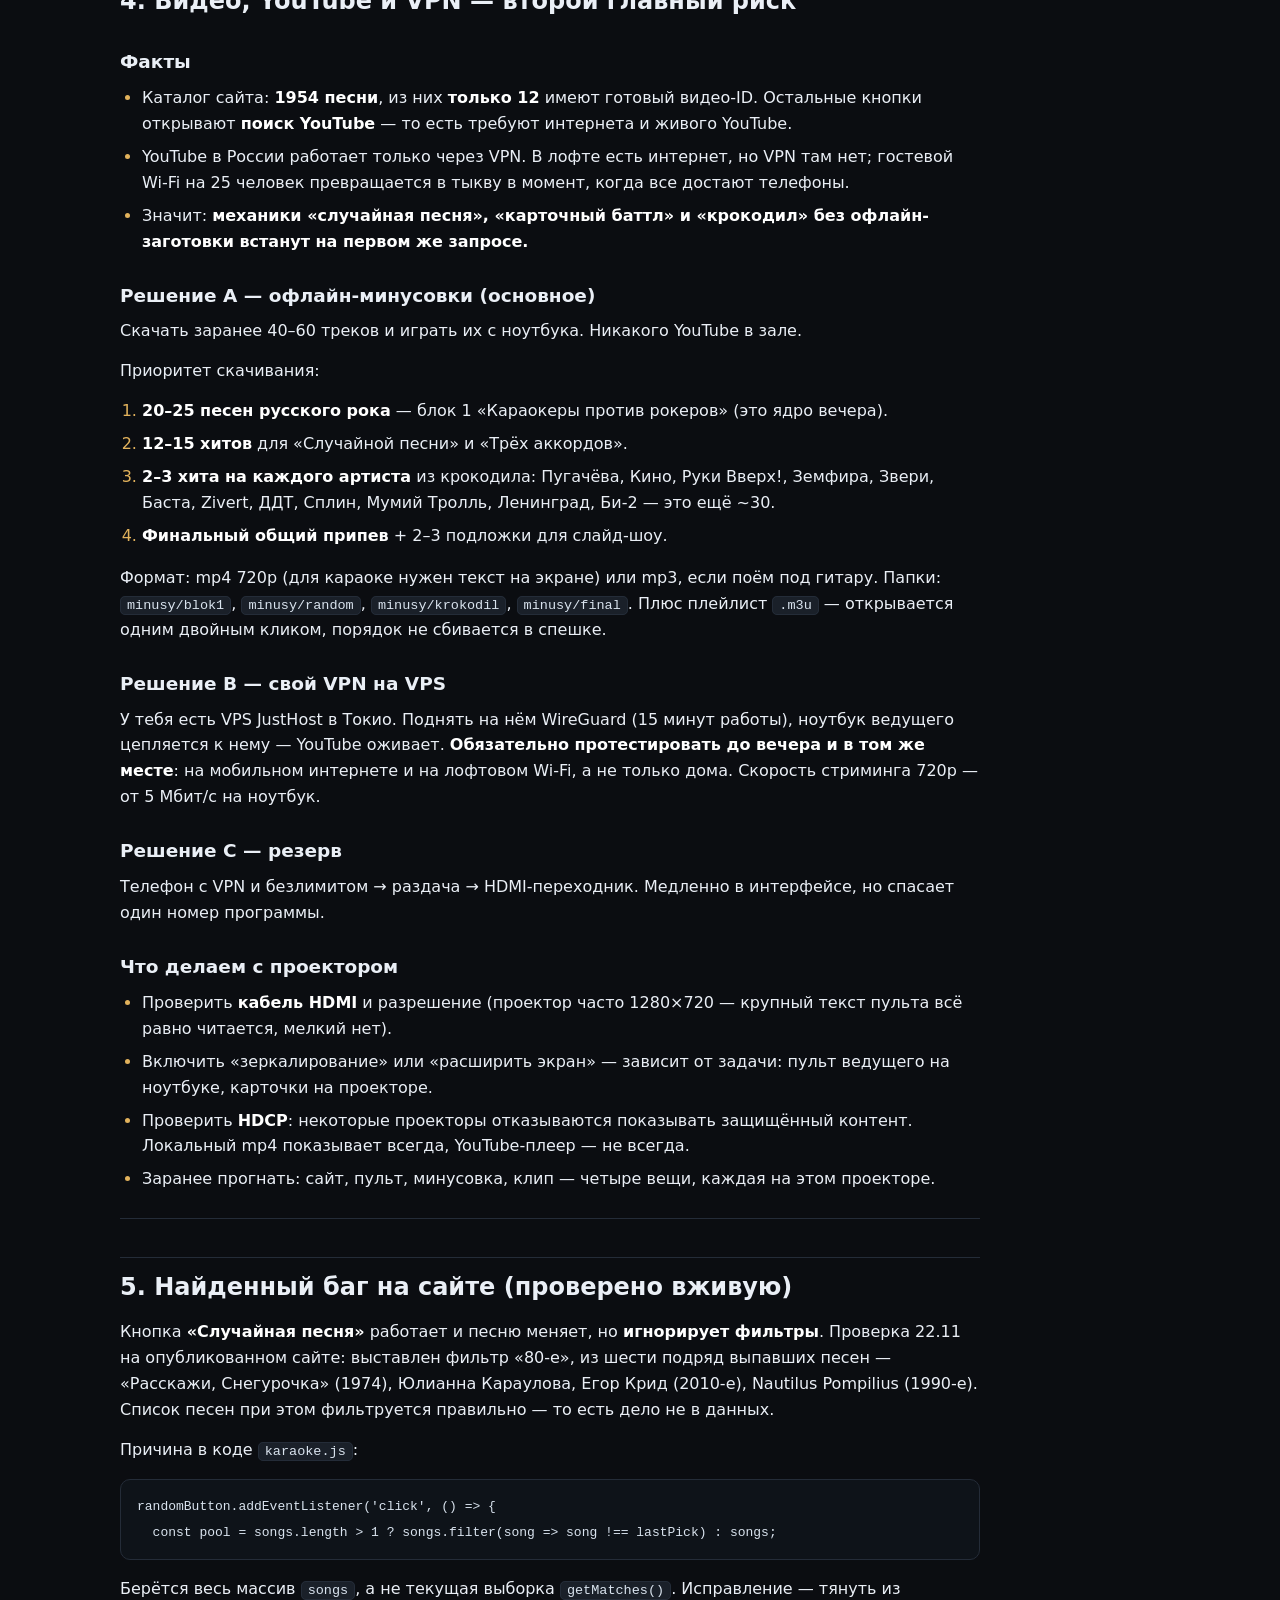
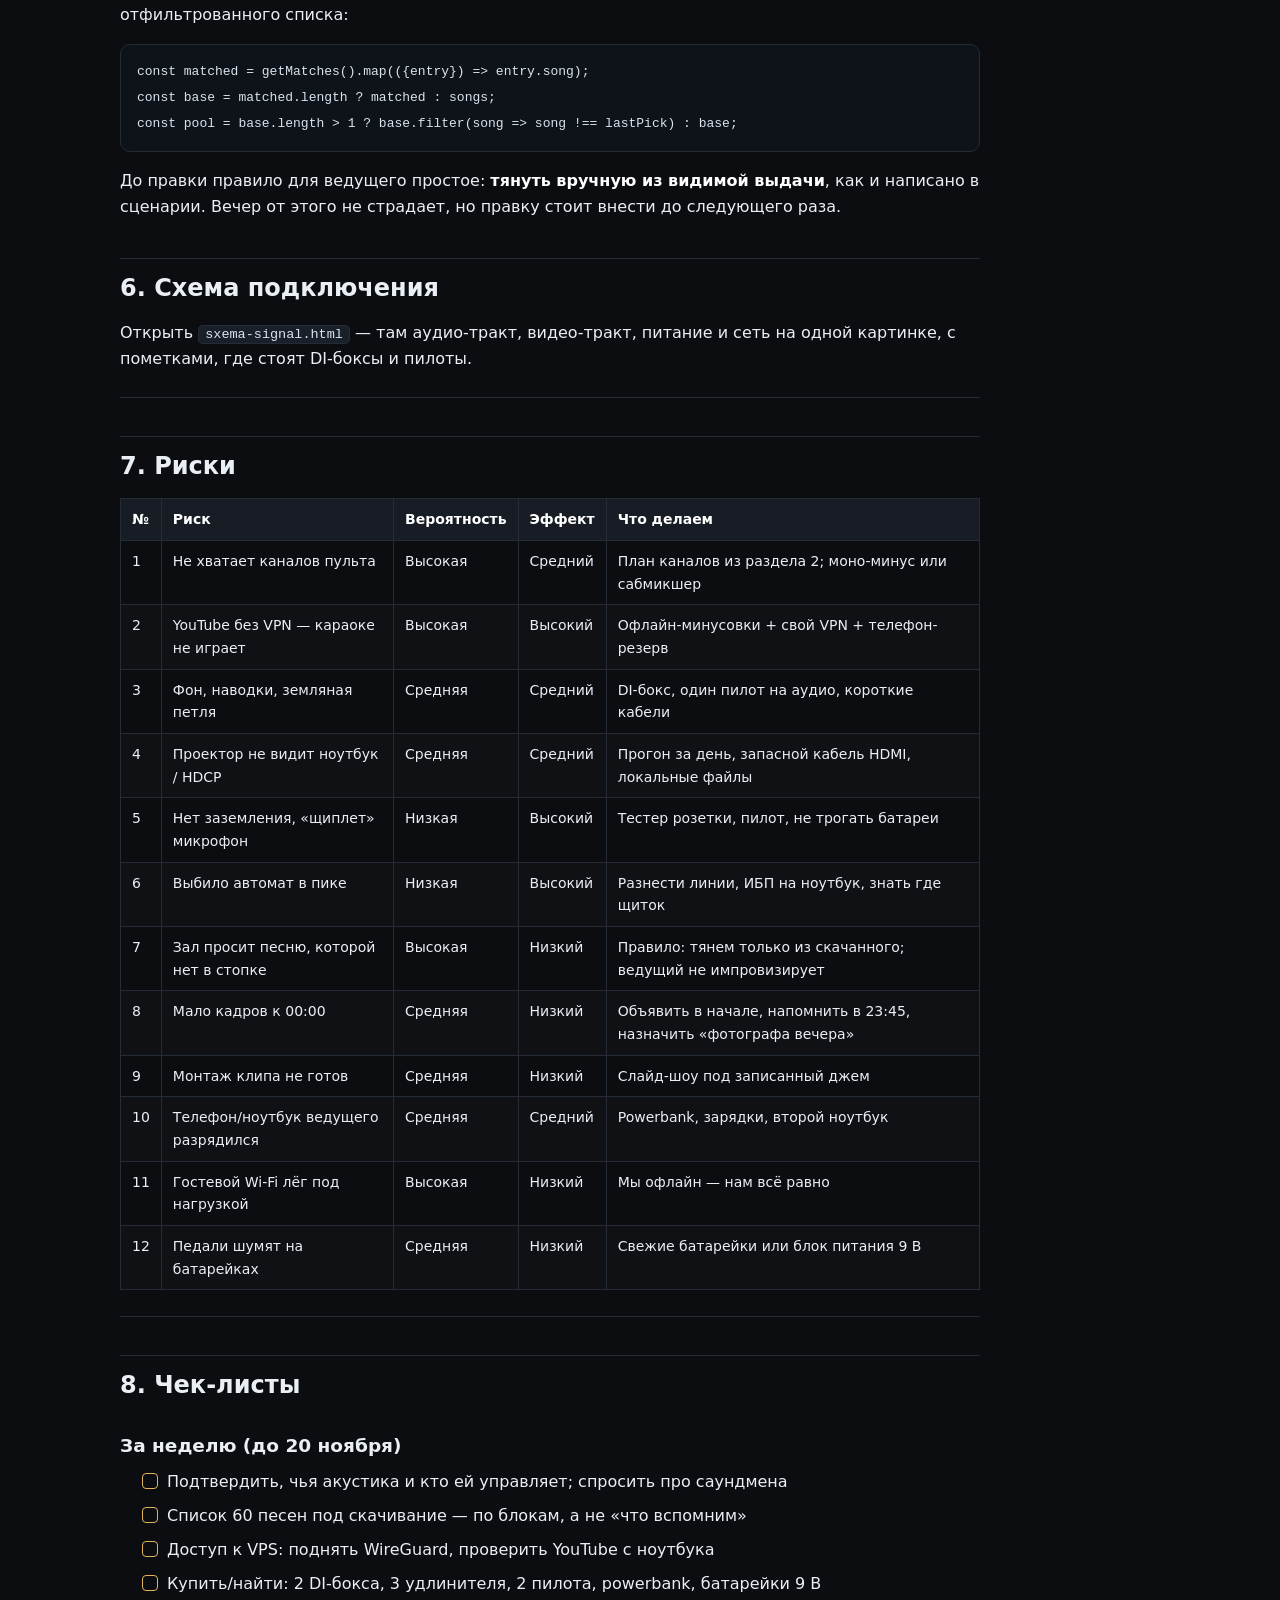
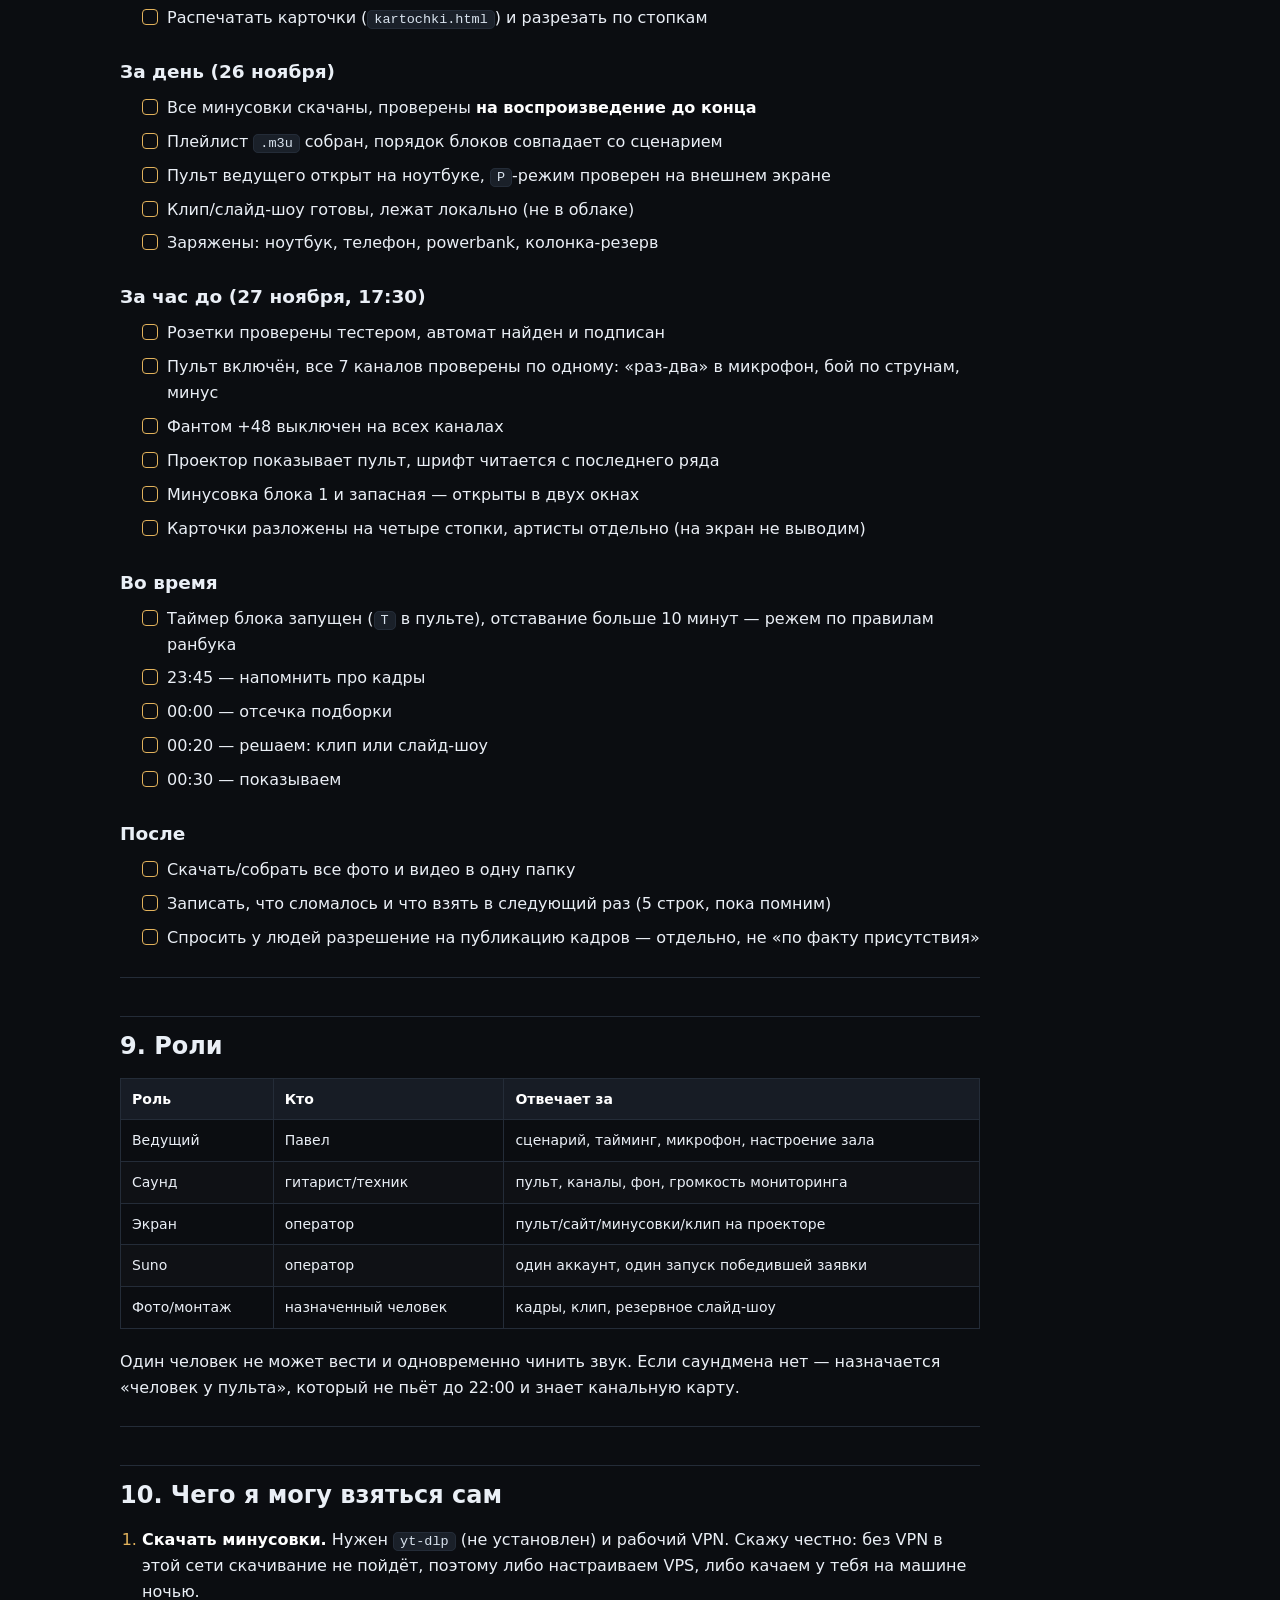
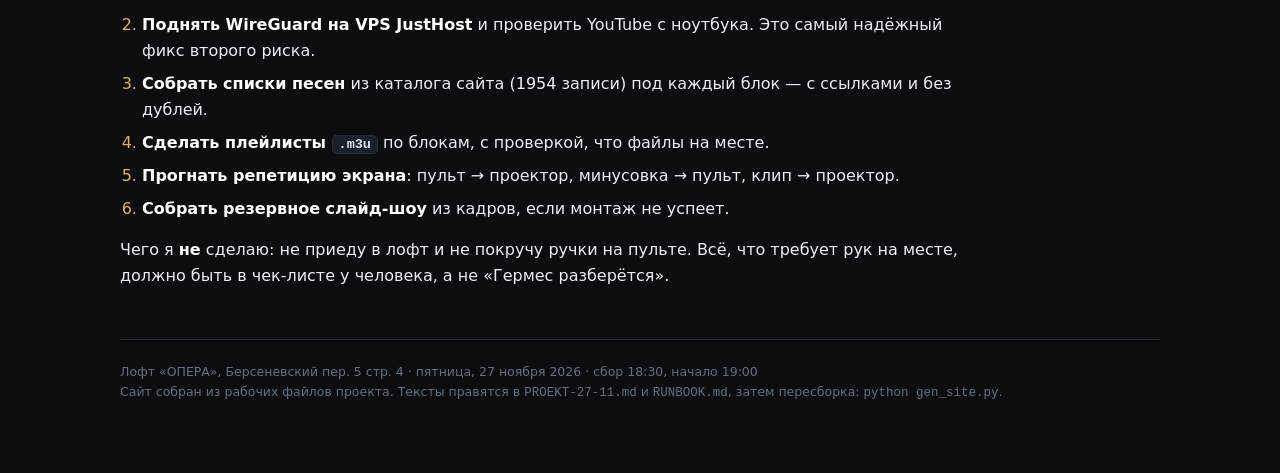
<file: tekhproekt.html>
<!DOCTYPE html>
<html lang="ru">
<head>
<meta charset="utf-8">
<meta name="viewport" content="width=device-width, initial-scale=1">
<title>Технический проект — Караокеры vs рокеры</title>
<meta name="description" content="Технический проект вечера «Караокеры vs рокеры», лофт ОПЕРА, 27 ноября 2026.">
<link rel="stylesheet" href="assets/style.css">
</head>
<body>
<header class="top"><div class="top-in">
  <div class="brand">КАРАОКЕРЫ <span>vs</span> РОКЕРЫ · 27.11</div>
  <nav class="main"><a href="index.html">Обзор</a><a href="tekhproekt.html" class="on">Техпроект</a><a href="ranbook.html">Ранбук</a><a href="sxema.html">Схема</a><a href="sxema-interaktiv.html">Интерактив</a><a href="pult.html">Пульт</a><a href="kartochki.html">Карточки</a><a href="uchastnikam.html">Участникам</a></nav>
</div></header>
<div class="wrap">
<article>
<h1 id="vs">«Караокеры vs рокеры» — технический проект вечера</h1>
<p><strong>Дата:</strong> пятница, 27 ноября 2026 · сбор 18:30, начало 19:00, финал ~02:00
<strong>Место:</strong> лофт «ОПЕРА», Берсеневский пер., 5 стр. 4, «Красный Октябрь», 95 м², до 25 гостей
<strong>Заявленное на сайте:</strong> 2 кВт пиковой мощности акустики, сцена, неон
<strong>Сценарий:</strong> 7 блоков + финальный клип (пульт ведущего — <code>pult-vedushchego.html</code>)</p>
<p>Составлено по фактам: каталог сайта выгружен и посчитан (1954 песни, из них только 12 с готовым видео-ID), характеристики пульта — по документации производителя, остальное — расчёт и требования.</p>
<hr />
<h2 id="1">1. Состав оборудования</h2>
<table>
<thead>
<tr>
<th>Позиция</th>
<th>Кол-во</th>
<th>Статус</th>
<th>Комментарий</th>
</tr>
</thead>
<tbody>
<tr>
<td>Микрофон динамический (SM58-класс) + стойка + XLR</td>
<td>2</td>
<td>есть</td>
<td>2 шт. обязательно: ведущий и игрок поют одновременно</td>
</tr>
<tr>
<td>Гитара акустическая / электро</td>
<td>3</td>
<td>есть</td>
<td>третья — по очереди или на отдельный вход</td>
</tr>
<tr>
<td>Педаль эффектов</td>
<td>3</td>
<td>есть</td>
<td>в разрыв гитарного тракта, <strong>не</strong> в пульт</td>
</tr>
<tr>
<td>Пульт <strong>Behringer FLOW 8</strong></td>
<td>1</td>
<td>есть</td>
<td>8 входов: 2×XLR-мик, 2×combo XLR/TRS, 2 стереоканала, Hi-Z на линейных, 2 FX-движка, USB-аудио, Bluetooth</td>
</tr>
<tr>
<td>Акустика активная, 2 кВт пик</td>
<td>1 компл.</td>
<td>на площадке</td>
<td>проверить, чья и кто отвечает за саунд</td>
</tr>
<tr>
<td>Проектор + экран</td>
<td>1</td>
<td>на площадке</td>
<td>HDMI, проверить разрешение и «копирайт-защиту»</td>
</tr>
<tr>
<td>Ноутбук ведущего (пульт, минусовки, клип)</td>
<td>1</td>
<td>есть</td>
<td>+ зарядка, + HDMI</td>
</tr>
<tr>
<td>Ноутбук/телефон для Suno и кадров</td>
<td>1</td>
<td>есть</td>
<td>не критично, можно на одном</td>
</tr>
<tr>
<td>DI-бокс</td>
<td>2</td>
<td><strong>нет — нужно</strong></td>
<td>для гитары после педалей и для длинных линий</td>
</tr>
<tr>
<td>Кабель XLR 6–10 м</td>
<td>4</td>
<td><strong>проверить</strong></td>
<td>2 микрофона + 2 запасных</td>
</tr>
<tr>
<td>Кабель jack 6,3 мм 6 м</td>
<td>3</td>
<td><strong>проверить</strong></td>
<td>гитары</td>
</tr>
<tr>
<td>Переходник jack→mini-jack, mini-jack→2×jack</td>
<td>1+1</td>
<td><strong>нужно</strong></td>
<td>ноутбук в пульт</td>
</tr>
<tr>
<td>Удлинитель 5 м, 1,5 мм²</td>
<td>3</td>
<td><strong>нужно</strong></td>
<td>см. раздел 3</td>
</tr>
<tr>
<td>Сетевой фильтр (пилот)</td>
<td>2</td>
<td><strong>нужно</strong></td>
<td>один на аудио, один на видео</td>
</tr>
<tr>
<td>Разветвитель питания 9 В для педалей</td>
<td>1</td>
<td><strong>проверить</strong></td>
<td>3 педали = 3 адаптера или один блок</td>
</tr>
<tr>
<td>Powerbank 20000 мА·ч</td>
<td>1</td>
<td><strong>нужно</strong></td>
<td>телефон ведущего, аварийная зарядка</td>
</tr>
</tbody>
</table>
<hr />
<h2 id="2-flow-8">2. Канальная карта FLOW 8 — главный риск проекта</h2>
<p>По документации: каналы 1–2 — XLR с фантомным питанием, 3–4 — combo XLR/TRS, 5/6 и 7/8 — стереоканалы, на линейных входах есть Hi-Z для инструментов. Плюс USB-аудио и Bluetooth как отдельные источники.</p>
<table>
<thead>
<tr>
<th>Кан.</th>
<th>Источник</th>
<th>Разъём</th>
<th>Настройка</th>
</tr>
</thead>
<tbody>
<tr>
<td>1</td>
<td>Микрофон 1 — ведущий</td>
<td>XLR</td>
<td>+48 <strong>выкл</strong>, HPF 100 Гц, компрессор 3:1, гейн по индикатору −12…−6 dBFS</td>
</tr>
<tr>
<td>2</td>
<td>Микрофон 2 — игрок/второй голос</td>
<td>XLR</td>
<td>то же, +48 выкл</td>
</tr>
<tr>
<td>3</td>
<td>Гитара 1 (акустика с активным звукоснимателем или через DI)</td>
<td>combo</td>
<td>+48 <strong>выкл</strong>, гейн ниже, чем у микрофона</td>
</tr>
<tr>
<td>4</td>
<td>Гитара 2</td>
<td>combo</td>
<td>+48 выкл</td>
</tr>
<tr>
<td>5</td>
<td>Гитара 3 (пассивная)</td>
<td>line Hi-Z</td>
<td>вход с высоким импедансом, иначе звук «тонкий и злой»</td>
</tr>
<tr>
<td>6</td>
<td>резерв (телефон, Bluetooth, второй ноутбук)</td>
<td>line</td>
<td>держать свободным до вечера</td>
</tr>
<tr>
<td>7/8</td>
<td>Ноутбук: минусовки, YouTube, клип</td>
<td>стерео (mini-jack → 2×jack)</td>
<td>громкость минуса −6 дБ от голоса</td>
</tr>
<tr>
<td>USB</td>
<td>тот же ноутбук (альтернатива)</td>
<td>USB</td>
<td>выбрать <strong>один</strong> путь: аналог или USB, не оба</td>
</tr>
</tbody>
</table>
<p><strong>Считаем:</strong> 2 микрофона + 3 гитары = 5 каналов, ноутбук стерео = 7 из 8. Свободен ровно один.</p>
<h3 id="_1">Если добавляются два радиомикрофона</h3>
<p>Приёмник двух беспроводных микрофонов подключается в пульт двумя кабелями XLR — это ещё <strong>два входа</strong>. Тогда:</p>
<table>
<thead>
<tr>
<th>Сценарий</th>
<th>Занято входов</th>
<th>Свободно</th>
<th>Что делать</th>
</tr>
</thead>
<tbody>
<tr>
<td>2 проводных мика + 3 гитары + стерео-минус</td>
<td>7</td>
<td>1</td>
<td>базовая схема</td>
</tr>
<tr>
<td>2 радио + 3 гитары + стерео-минус</td>
<td>9</td>
<td>−1</td>
<td>минус в моно (−1) → ровно 8, запаса нет</td>
</tr>
<tr>
<td>2 радио + 2 гитары (по очереди) + стерео-минус</td>
<td>8</td>
<td>0</td>
<td>нет резерва под телефон</td>
</tr>
<tr>
<td>2 радио + 3 гитары + сабмикшер Xenyx 802</td>
<td>7</td>
<td>1</td>
<td>сабмикшер освобождает два входа</td>
</tr>
</tbody>
</table>
<p>Важно: радиомикрофоны обычно <strong>заменяют</strong> проводные, а не дополняют их. Если ведущий и игрок переходят на радио, два XLR-входа освобождаются от кабельных микрофонов, и общий баланс не меняется — 7 из 8.</p>
<p>Что нужно взять к вечеру: приёмник, два XLR-кабеля нужной длины, питание приёмника (блок или батарейки), запасной комплект батареек для самих микрофонов, и проверить частоты на месте — в центре Москвы эфир плотный.</p>
<p><strong>Что это значит на практике:</strong></p>
<ul>
<li>Все три гитары одновременно + минусовка = каналов впритык, запаса нет. Резервного входа для «а давайте ещё телефон» не остаётся.</li>
<li>Если в блоке участвуют все три гитариста сразу — минусовку подавать <strong>в моно</strong> (один канал), освобождая 8-й под резерв.</li>
<li>Если гитары играют по очереди — третий вход вообще не нужен, каналов хватает с запасом.</li>
<li>Если нужно и три гитары, и стерео-минус, и запас — маленький сабмикшер (Behringer Xenyx 802/1002) на гитары, дальше один канал в FLOW 8. Это +1 прибор, +1 розетка, +15 минут настройки.</li>
</ul>
<p><strong>Педали.</strong> Три педали — это не каналы, это разрыв в гитарном тракте: гитара → педали → DI/пульт. Отсюда два следствия: нужны три питания 9 В (лучше один блок с разветвителем) и DI-бокс после педалей, если кабель до пульта длиннее 6 м — иначе ловим наводки и фон.</p>
<p><strong>Фантомное питание.</strong> +48 В включать только для конденсаторного микрофона. Для динамических и гитар — выключено, иначе можно услышать щелчок при подключении и убить вход.</p>
<hr />
<h2 id="3">3. Электрика и питание</h2>
<h3 id="_2">Расчёт нагрузки (реалистичный, не «пиковый»)</h3>
<table>
<thead>
<tr>
<th>Потребитель</th>
<th>Потребление, Вт</th>
</tr>
</thead>
<tbody>
<tr>
<td>Активная акустика (работа на 60–70 % мощности)</td>
<td>500–800</td>
</tr>
<tr>
<td>Проектор</td>
<td>250–350</td>
</tr>
<tr>
<td>Ноутбук ведущего + зарядка</td>
<td>65–90</td>
</tr>
<tr>
<td>Второй ноутбук/телефон</td>
<td>30–65</td>
</tr>
<tr>
<td>FLOW 8</td>
<td>30</td>
</tr>
<tr>
<td>Педали + адаптеры 9 В</td>
<td>15–20</td>
</tr>
<tr>
<td>Роутер/свитч, если свои</td>
<td>15</td>
</tr>
<tr>
<td><strong>Итого аудио-видео контур</strong></td>
<td><strong>≈ 0,9–1,4 кВт</strong></td>
</tr>
</tbody>
</table>
<p>Свет, неон, чайник, кофемашина, холодильник — <strong>не наш контур</strong>. В лофте это обычно отдельные линии, но проверить обязательно.</p>
<h3 id="_3">Требования</h3>
<ol>
<li><strong>Две независимые линии</strong> от щитка: одна на аудио (пульт, ноутбук, акустика), одна на видео (проектор). Свет — не наша.</li>
<li>Проверить автомат: 16 А на линию = ~3,5 кВт, запас есть; 10 А = 2,2 кВт, уже впритык при пиковой акустике.</li>
<li><strong>Три удлинителя по 5 м, сечение 1,5 мм²</strong>, каждый со своей вилкой и розеткой. Не соединять «гирляндой» из тройников — это первое, что греется.</li>
<li><strong>Два сетевых фильтра</strong> (пилот с защитой): аудио-контур и видео-контур отдельно.</li>
<li><strong>Земля.</strong> Если при касании микрофона слышен фон или «пощипывает» — это не «нормально», это отсутствие земли или земляная петля. Лечится пилотом с заземлением и одним общим питанием на весь аудио-контур. Трогать микрофон и батарею отопления одновременно — не надо.</li>
<li><strong>Не в одной розетке с холодильником/кофемашиной</strong> — компрессор даёт просадки и щелчки в звук.</li>
<li>ИБП для ноутбука ведущего (не обязателен, но 10–20 минут автономии спасают финал, если выбьет автомат).</li>
</ol>
<h3 id="_4">Что взять с собой</h3>
<ul>
<li>3 удлинителя 5 м (1,5 мм²), 2 пилота, 1 тройник <strong>качественный</strong> (не «за 90 рублей»)</li>
<li>изолента, стяжки, скотч для кабеля по полу (чтобы не спотыкались)</li>
<li>индикаторная отвёртка / тестер розетки — 30 секунд проверки экономят вечер</li>
<li>налобный фонарь: у пульта всегда темно</li>
</ul>
<hr />
<h2 id="4-youtube-vpn">4. Видео, YouTube и VPN — второй главный риск</h2>
<h3 id="_5">Факты</h3>
<ul>
<li>Каталог сайта: <strong>1954 песни</strong>, из них <strong>только 12</strong> имеют готовый видео-ID. Остальные кнопки открывают <strong>поиск YouTube</strong> — то есть требуют интернета и живого YouTube.</li>
<li>YouTube в России работает только через VPN. В лофте есть интернет, но VPN там нет; гостевой Wi-Fi на 25 человек превращается в тыкву в момент, когда все достают телефоны.</li>
<li>Значит: <strong>механики «случайная песня», «карточный баттл» и «крокодил» без офлайн-заготовки встанут на первом же запросе.</strong></li>
</ul>
<h3 id="a-">Решение A — офлайн-минусовки (основное)</h3>
<p>Скачать заранее 40–60 треков и играть их с ноутбука. Никакого YouTube в зале.</p>
<p>Приоритет скачивания:</p>
<ol>
<li><strong>20–25 песен русского рока</strong> — блок 1 «Караокеры против рокеров» (это ядро вечера).</li>
<li><strong>12–15 хитов</strong> для «Случайной песни» и «Трёх аккордов».</li>
<li><strong>2–3 хита на каждого артиста</strong> из крокодила: Пугачёва, Кино, Руки Вверх!, Земфира, Звери, Баста, Zivert, ДДТ, Сплин, Мумий Тролль, Ленинград, Би-2 — это ещё ~30.</li>
<li><strong>Финальный общий припев</strong> + 2–3 подложки для слайд-шоу.</li>
</ol>
<p>Формат: mp4 720p (для караоке нужен текст на экране) или mp3, если поём под гитару. Папки: <code>minusy/blok1</code>, <code>minusy/random</code>, <code>minusy/krokodil</code>, <code>minusy/final</code>. Плюс плейлист <code>.m3u</code> — открывается одним двойным кликом, порядок не сбивается в спешке.</p>
<h3 id="b-vpn-vps">Решение B — свой VPN на VPS</h3>
<p>У тебя есть VPS JustHost в Токио. Поднять на нём WireGuard (15 минут работы), ноутбук ведущего цепляется к нему — YouTube оживает. <strong>Обязательно протестировать до вечера и в том же месте</strong>: на мобильном интернете и на лофтовом Wi-Fi, а не только дома. Скорость стриминга 720p — от 5 Мбит/с на ноутбук.</p>
<h3 id="c">Решение C — резерв</h3>
<p>Телефон с VPN и безлимитом → раздача → HDMI-переходник. Медленно в интерфейсе, но спасает один номер программы.</p>
<h3 id="_6">Что делаем с проектором</h3>
<ul>
<li>Проверить <strong>кабель HDMI</strong> и разрешение (проектор часто 1280×720 — крупный текст пульта всё равно читается, мелкий нет).</li>
<li>Включить «зеркалирование» или «расширить экран» — зависит от задачи: пульт ведущего на ноутбуке, карточки на проекторе.</li>
<li>Проверить <strong>HDCP</strong>: некоторые проекторы отказываются показывать защищённый контент. Локальный mp4 показывает всегда, YouTube-плеер — не всегда.</li>
<li>Заранее прогнать: сайт, пульт, минусовка, клип — четыре вещи, каждая на этом проекторе.</li>
</ul>
<hr />
<h2 id="5">5. Найденный баг на сайте (проверено вживую)</h2>
<p>Кнопка <strong>«Случайная песня»</strong> работает и песню меняет, но <strong>игнорирует фильтры</strong>. Проверка 22.11 на опубликованном сайте: выставлен фильтр «80-е», из шести подряд выпавших песен — «Расскажи, Снегурочка» (1974), Юлианна Караулова, Егор Крид (2010-е), Nautilus Pompilius (1990-е). Список песен при этом фильтруется правильно — то есть дело не в данных.</p>
<p>Причина в коде <code>karaoke.js</code>:</p>
<pre><code class="language-js">randomButton.addEventListener('click', () =&gt; {
  const pool = songs.length &gt; 1 ? songs.filter(song =&gt; song !== lastPick) : songs;
</code></pre>
<p>Берётся весь массив <code>songs</code>, а не текущая выборка <code>getMatches()</code>. Исправление — тянуть из отфильтрованного списка:</p>
<pre><code class="language-js">const matched = getMatches().map(({entry}) =&gt; entry.song);
const base = matched.length ? matched : songs;
const pool = base.length &gt; 1 ? base.filter(song =&gt; song !== lastPick) : base;
</code></pre>
<p>До правки правило для ведущего простое: <strong>тянуть вручную из видимой выдачи</strong>, как и написано в сценарии. Вечер от этого не страдает, но правку стоит внести до следующего раза.</p>
<h2 id="6">6. Схема подключения</h2>
<p>Открыть <code>sxema-signal.html</code> — там аудио-тракт, видео-тракт, питание и сеть на одной картинке, с пометками, где стоят DI-боксы и пилоты.</p>
<hr />
<h2 id="7">7. Риски</h2>
<table>
<thead>
<tr>
<th>№</th>
<th>Риск</th>
<th>Вероятность</th>
<th>Эффект</th>
<th>Что делаем</th>
</tr>
</thead>
<tbody>
<tr>
<td>1</td>
<td>Не хватает каналов пульта</td>
<td>Высокая</td>
<td>Средний</td>
<td>План каналов из раздела 2; моно-минус или сабмикшер</td>
</tr>
<tr>
<td>2</td>
<td>YouTube без VPN — караоке не играет</td>
<td>Высокая</td>
<td>Высокий</td>
<td>Офлайн-минусовки + свой VPN + телефон-резерв</td>
</tr>
<tr>
<td>3</td>
<td>Фон, наводки, земляная петля</td>
<td>Средняя</td>
<td>Средний</td>
<td>DI-бокс, один пилот на аудио, короткие кабели</td>
</tr>
<tr>
<td>4</td>
<td>Проектор не видит ноутбук / HDCP</td>
<td>Средняя</td>
<td>Средний</td>
<td>Прогон за день, запасной кабель HDMI, локальные файлы</td>
</tr>
<tr>
<td>5</td>
<td>Нет заземления, «щиплет» микрофон</td>
<td>Низкая</td>
<td>Высокий</td>
<td>Тестер розетки, пилот, не трогать батареи</td>
</tr>
<tr>
<td>6</td>
<td>Выбило автомат в пике</td>
<td>Низкая</td>
<td>Высокий</td>
<td>Разнести линии, ИБП на ноутбук, знать где щиток</td>
</tr>
<tr>
<td>7</td>
<td>Зал просит песню, которой нет в стопке</td>
<td>Высокая</td>
<td>Низкий</td>
<td>Правило: тянем только из скачанного; ведущий не импровизирует</td>
</tr>
<tr>
<td>8</td>
<td>Мало кадров к 00:00</td>
<td>Средняя</td>
<td>Низкий</td>
<td>Объявить в начале, напомнить в 23:45, назначить «фотографа вечера»</td>
</tr>
<tr>
<td>9</td>
<td>Монтаж клипа не готов</td>
<td>Средняя</td>
<td>Низкий</td>
<td>Слайд-шоу под записанный джем</td>
</tr>
<tr>
<td>10</td>
<td>Телефон/ноутбук ведущего разрядился</td>
<td>Средняя</td>
<td>Средний</td>
<td>Powerbank, зарядки, второй ноутбук</td>
</tr>
<tr>
<td>11</td>
<td>Гостевой Wi-Fi лёг под нагрузкой</td>
<td>Высокая</td>
<td>Низкий</td>
<td>Мы офлайн — нам всё равно</td>
</tr>
<tr>
<td>12</td>
<td>Педали шумят на батарейках</td>
<td>Средняя</td>
<td>Низкий</td>
<td>Свежие батарейки или блок питания 9 В</td>
</tr>
</tbody>
</table>
<hr />
<h2 id="8-">8. Чек-листы</h2>
<h3 id="20">За неделю (до 20 ноября)</h3>
<ul>
<li class="task"><span class="box"></span><span>Подтвердить, чья акустика и кто ей управляет; спросить про саундмена</span></li>
<li class="task"><span class="box"></span><span>Список 60 песен под скачивание — по блокам, а не «что вспомним»</span></li>
<li class="task"><span class="box"></span><span>Доступ к VPS: поднять WireGuard, проверить YouTube с ноутбука</span></li>
<li class="task"><span class="box"></span><span>Купить/найти: 2 DI-бокса, 3 удлинителя, 2 пилота, powerbank, батарейки 9 В</span></li>
<li class="task"><span class="box"></span><span>Распечатать карточки (<code>kartochki.html</code>) и разрезать по стопкам</span></li>
</ul>
<h3 id="26">За день (26 ноября)</h3>
<ul>
<li class="task"><span class="box"></span><span>Все минусовки скачаны, проверены <strong>на воспроизведение до конца</strong></span></li>
<li class="task"><span class="box"></span><span>Плейлист <code>.m3u</code> собран, порядок блоков совпадает со сценарием</span></li>
<li class="task"><span class="box"></span><span>Пульт ведущего открыт на ноутбуке, <code>P</code>-режим проверен на внешнем экране</span></li>
<li class="task"><span class="box"></span><span>Клип/слайд-шоу готовы, лежат локально (не в облаке)</span></li>
<li class="task"><span class="box"></span><span>Заряжены: ноутбук, телефон, powerbank, колонка-резерв</span></li>
</ul>
<h3 id="27-1730">За час до (27 ноября, 17:30)</h3>
<ul>
<li class="task"><span class="box"></span><span>Розетки проверены тестером, автомат найден и подписан</span></li>
<li class="task"><span class="box"></span><span>Пульт включён, все 7 каналов проверены по одному: «раз-два» в микрофон, бой по струнам, минус</span></li>
<li class="task"><span class="box"></span><span>Фантом +48 выключен на всех каналах</span></li>
<li class="task"><span class="box"></span><span>Проектор показывает пульт, шрифт читается с последнего ряда</span></li>
<li class="task"><span class="box"></span><span>Минусовка блока 1 и запасная — открыты в двух окнах</span></li>
<li class="task"><span class="box"></span><span>Карточки разложены на четыре стопки, артисты отдельно (на экран не выводим)</span></li>
</ul>
<h3 id="_7">Во время</h3>
<ul>
<li class="task"><span class="box"></span><span>Таймер блока запущен (<code>T</code> в пульте), отставание больше 10 минут — режем по правилам ранбука</span></li>
<li class="task"><span class="box"></span><span>23:45 — напомнить про кадры</span></li>
<li class="task"><span class="box"></span><span>00:00 — отсечка подборки</span></li>
<li class="task"><span class="box"></span><span>00:20 — решаем: клип или слайд-шоу</span></li>
<li class="task"><span class="box"></span><span>00:30 — показываем</span></li>
</ul>
<h3 id="_8">После</h3>
<ul>
<li class="task"><span class="box"></span><span>Скачать/собрать все фото и видео в одну папку</span></li>
<li class="task"><span class="box"></span><span>Записать, что сломалось и что взять в следующий раз (5 строк, пока помним)</span></li>
<li class="task"><span class="box"></span><span>Спросить у людей разрешение на публикацию кадров — отдельно, не «по факту присутствия»</span></li>
</ul>
<hr />
<h2 id="9">9. Роли</h2>
<table>
<thead>
<tr>
<th>Роль</th>
<th>Кто</th>
<th>Отвечает за</th>
</tr>
</thead>
<tbody>
<tr>
<td>Ведущий</td>
<td>Павел</td>
<td>сценарий, тайминг, микрофон, настроение зала</td>
</tr>
<tr>
<td>Саунд</td>
<td>гитарист/техник</td>
<td>пульт, каналы, фон, громкость мониторинга</td>
</tr>
<tr>
<td>Экран</td>
<td>оператор</td>
<td>пульт/сайт/минусовки/клип на проекторе</td>
</tr>
<tr>
<td>Suno</td>
<td>оператор</td>
<td>один аккаунт, один запуск победившей заявки</td>
</tr>
<tr>
<td>Фото/монтаж</td>
<td>назначенный человек</td>
<td>кадры, клип, резервное слайд-шоу</td>
</tr>
</tbody>
</table>
<p>Один человек не может вести и одновременно чинить звук. Если саундмена нет — назначается «человек у пульта», который не пьёт до 22:00 и знает канальную карту.</p>
<hr />
<h2 id="10">10. Чего я могу взяться сам</h2>
<ol>
<li><strong>Скачать минусовки.</strong> Нужен <code>yt-dlp</code> (не установлен) и рабочий VPN. Скажу честно: без VPN в этой сети скачивание не пойдёт, поэтому либо настраиваем VPS, либо качаем у тебя на машине ночью.</li>
<li><strong>Поднять WireGuard на VPS JustHost</strong> и проверить YouTube с ноутбука. Это самый надёжный фикс второго риска.</li>
<li><strong>Собрать списки песен</strong> из каталога сайта (1954 записи) под каждый блок — с ссылками и без дублей.</li>
<li><strong>Сделать плейлисты <code>.m3u</code></strong> по блокам, с проверкой, что файлы на месте.</li>
<li><strong>Прогнать репетицию экрана</strong>: пульт → проектор, минусовка → пульт, клип → проектор.</li>
<li><strong>Собрать резервное слайд-шоу</strong> из кадров, если монтаж не успеет.</li>
</ol>
<p>Чего я <strong>не</strong> сделаю: не приеду в лофт и не покручу ручки на пульте. Всё, что требует рук на месте, должно быть в чек-листе у человека, а не «Гермес разберётся».</p>
</article>
<footer class="bot">
  Лофт «ОПЕРА», Берсеневский пер. 5 стр. 4 · пятница, 27 ноября 2026 · сбор 18:30, начало 19:00
  <br>Сайт собран из рабочих файлов проекта. Тексты правятся в <code>PROEKT-27-11.md</code> и <code>RUNBOOK.md</code>, затем пересборка: <code>python gen_site.py</code>.
</footer>
</div>
</body>
</html>
</file>
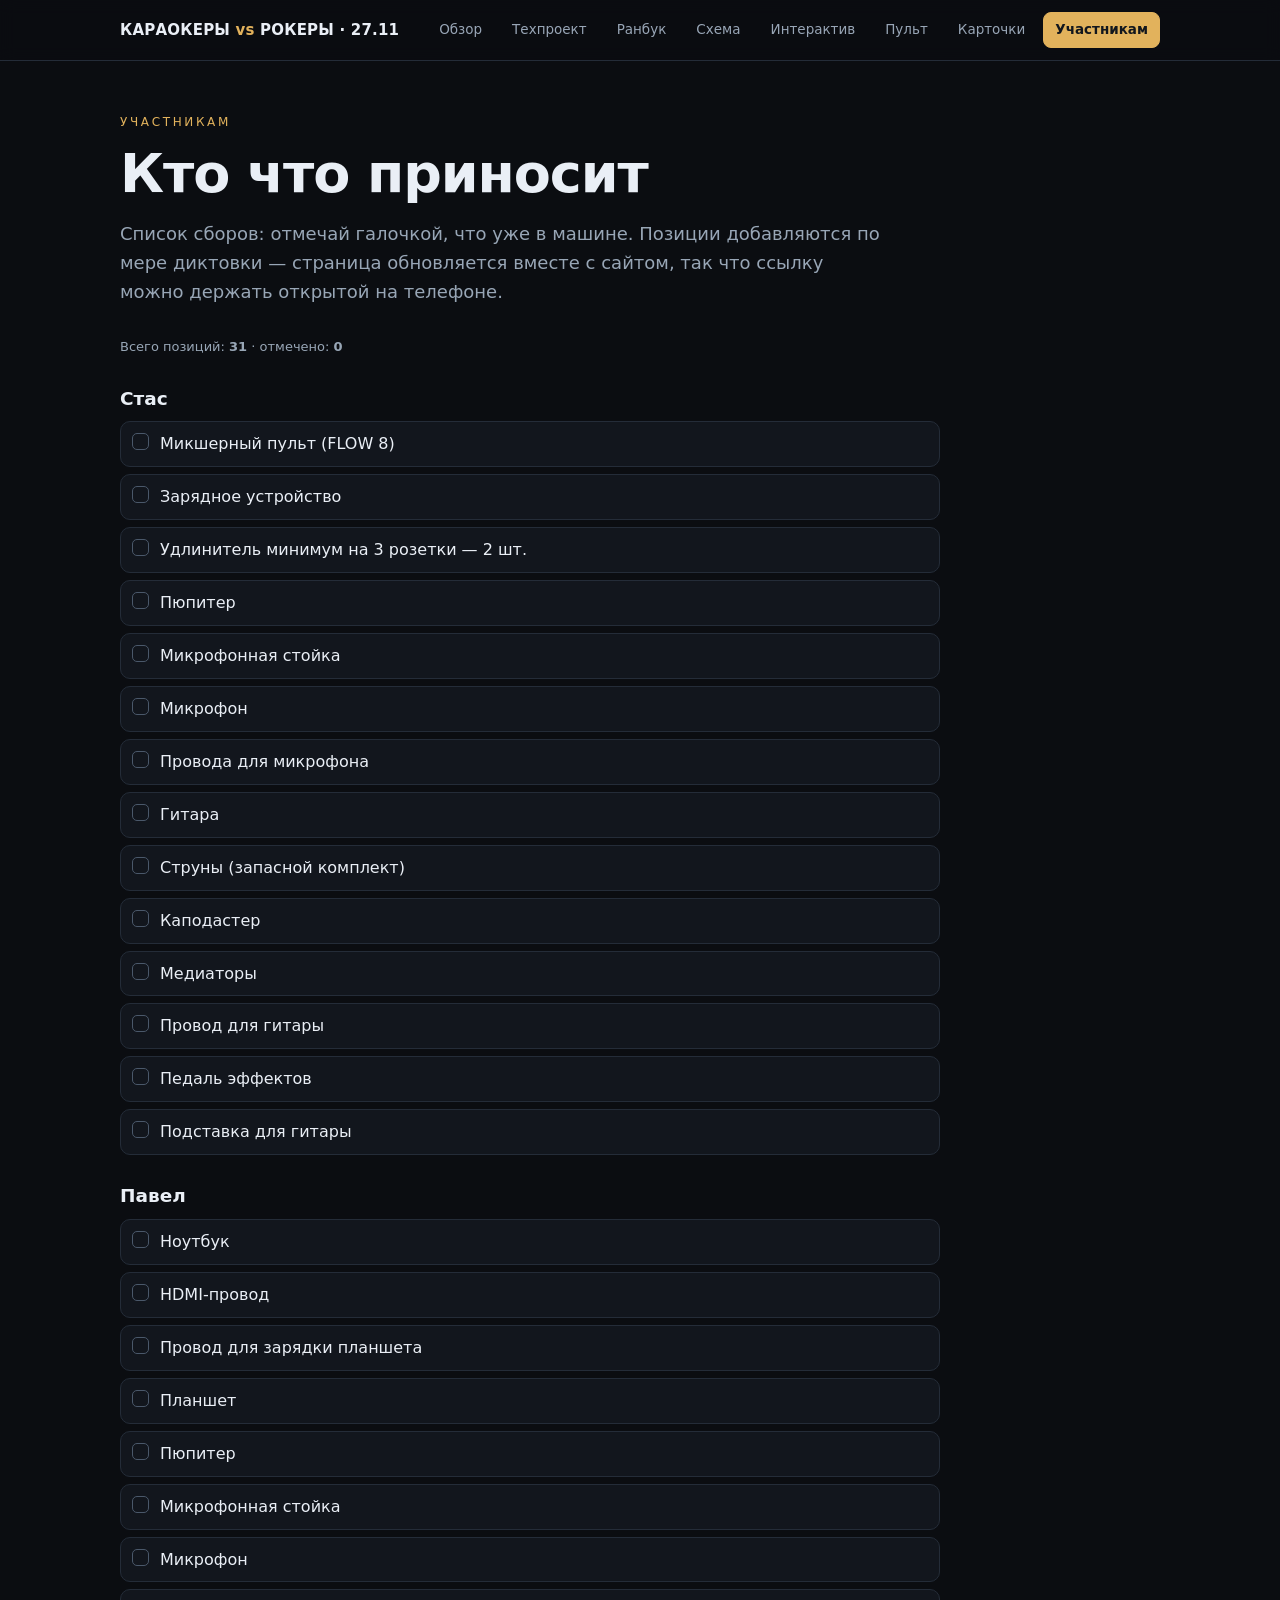
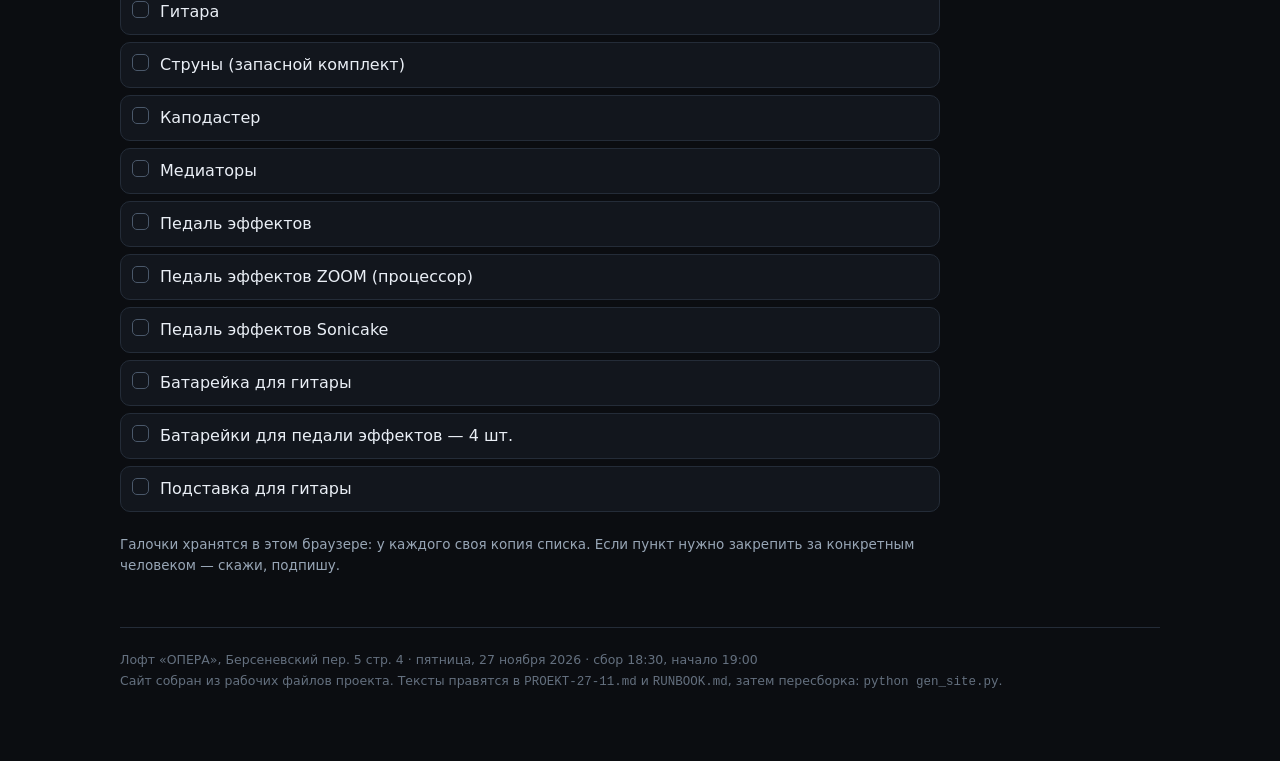
<file: uchastnikam.html>
<!DOCTYPE html>
<html lang="ru">
<head>
<meta charset="utf-8">
<meta name="viewport" content="width=device-width, initial-scale=1">
<title>Участникам: что взять — Караокеры vs рокеры</title>
<meta name="description" content="Технический проект вечера «Караокеры vs рокеры», лофт ОПЕРА, 27 ноября 2026.">
<link rel="stylesheet" href="assets/style.css">
</head>
<body>
<header class="top"><div class="top-in">
  <div class="brand">КАРАОКЕРЫ <span>vs</span> РОКЕРЫ · 27.11</div>
  <nav class="main"><a href="index.html">Обзор</a><a href="tekhproekt.html">Техпроект</a><a href="ranbook.html">Ранбук</a><a href="sxema.html">Схема</a><a href="sxema-interaktiv.html">Интерактив</a><a href="pult.html">Пульт</a><a href="kartochki.html">Карточки</a><a href="uchastnikam.html" class="on">Участникам</a></nav>
</div></header>
<div class="wrap">

<section class="hero" style="padding-bottom:10px">
  <div class="kicker">Участникам</div>
  <h1>Кто что приносит</h1>
  <p class="lead">Список сборов: отмечай галочкой, что уже в машине. Позиции добавляются по мере диктовки —
  страница обновляется вместе с сайтом, так что ссылку можно держать открытой на телефоне.</p>
</section>

<article style="max-width:820px;padding-top:6px">
  <p class="pl-sum">Всего позиций: <b id="pl-total">31</b> · отмечено: <b id="pl-done">0</b></p>
  <h3>Стас</h3>
<ul class="pl">
<li data-k="Стас:Микшерный пульт (FLOW 8)"><span class="bx"></span><span class="tx">Микшерный пульт (FLOW 8)</span></li>
<li data-k="Стас:Зарядное устройство"><span class="bx"></span><span class="tx">Зарядное устройство</span></li>
<li data-k="Стас:Удлинитель минимум на 3 розетки — 2 шт."><span class="bx"></span><span class="tx">Удлинитель минимум на 3 розетки — 2 шт.</span></li>
<li data-k="Стас:Пюпитер"><span class="bx"></span><span class="tx">Пюпитер</span></li>
<li data-k="Стас:Микрофонная стойка"><span class="bx"></span><span class="tx">Микрофонная стойка</span></li>
<li data-k="Стас:Микрофон"><span class="bx"></span><span class="tx">Микрофон</span></li>
<li data-k="Стас:Провода для микрофона"><span class="bx"></span><span class="tx">Провода для микрофона</span></li>
<li data-k="Стас:Гитара"><span class="bx"></span><span class="tx">Гитара</span></li>
<li data-k="Стас:Струны (запасной комплект)"><span class="bx"></span><span class="tx">Струны (запасной комплект)</span></li>
<li data-k="Стас:Каподастер"><span class="bx"></span><span class="tx">Каподастер</span></li>
<li data-k="Стас:Медиаторы"><span class="bx"></span><span class="tx">Медиаторы</span></li>
<li data-k="Стас:Провод для гитары"><span class="bx"></span><span class="tx">Провод для гитары</span></li>
<li data-k="Стас:Педаль эффектов"><span class="bx"></span><span class="tx">Педаль эффектов</span></li>
<li data-k="Стас:Подставка для гитары"><span class="bx"></span><span class="tx">Подставка для гитары</span></li>
</ul>
<h3>Павел</h3>
<ul class="pl">
<li data-k="Павел:Ноутбук"><span class="bx"></span><span class="tx">Ноутбук</span></li>
<li data-k="Павел:HDMI-провод"><span class="bx"></span><span class="tx">HDMI-провод</span></li>
<li data-k="Павел:Провод для зарядки планшета"><span class="bx"></span><span class="tx">Провод для зарядки планшета</span></li>
<li data-k="Павел:Планшет"><span class="bx"></span><span class="tx">Планшет</span></li>
<li data-k="Павел:Пюпитер"><span class="bx"></span><span class="tx">Пюпитер</span></li>
<li data-k="Павел:Микрофонная стойка"><span class="bx"></span><span class="tx">Микрофонная стойка</span></li>
<li data-k="Павел:Микрофон"><span class="bx"></span><span class="tx">Микрофон</span></li>
<li data-k="Павел:Гитара"><span class="bx"></span><span class="tx">Гитара</span></li>
<li data-k="Павел:Струны (запасной комплект)"><span class="bx"></span><span class="tx">Струны (запасной комплект)</span></li>
<li data-k="Павел:Каподастер"><span class="bx"></span><span class="tx">Каподастер</span></li>
<li data-k="Павел:Медиаторы"><span class="bx"></span><span class="tx">Медиаторы</span></li>
<li data-k="Павел:Педаль эффектов"><span class="bx"></span><span class="tx">Педаль эффектов</span></li>
<li data-k="Павел:Педаль эффектов ZOOM (процессор)"><span class="bx"></span><span class="tx">Педаль эффектов ZOOM (процессор)</span></li>
<li data-k="Павел:Педаль эффектов Sonicake"><span class="bx"></span><span class="tx">Педаль эффектов Sonicake</span></li>
<li data-k="Павел:Батарейка для гитары"><span class="bx"></span><span class="tx">Батарейка для гитары</span></li>
<li data-k="Павел:Батарейки для педали эффектов — 4 шт."><span class="bx"></span><span class="tx">Батарейки для педали эффектов — 4 шт.</span></li>
<li data-k="Павел:Подставка для гитары"><span class="bx"></span><span class="tx">Подставка для гитары</span></li>
</ul>
  <p style="color:var(--dim);font-size:13.5px">Галочки хранятся в этом браузере: у каждого своя копия списка.
  Если пункт нужно закрепить за конкретным человеком — скажи, подпишу.</p>
</article>

<script>
const LIST = document.querySelectorAll('.pl li');
const KEY = 'opera-27-11-packing';
const saved = JSON.parse(localStorage.getItem(KEY) || '[]');
function refresh(){
  const done = document.querySelectorAll('.pl li.done').length;
  document.getElementById('pl-done').textContent = done;
}
LIST.forEach(li=>{
  if(saved.includes(li.dataset.k)) li.classList.add('done');
  li.addEventListener('click', ()=>{
    li.classList.toggle('done');
    const now = [...document.querySelectorAll('.pl li.done')].map(x=>x.dataset.k);
    localStorage.setItem(KEY, JSON.stringify(now));
    refresh();
  });
});
refresh();
</script>

<footer class="bot">
  Лофт «ОПЕРА», Берсеневский пер. 5 стр. 4 · пятница, 27 ноября 2026 · сбор 18:30, начало 19:00
  <br>Сайт собран из рабочих файлов проекта. Тексты правятся в <code>PROEKT-27-11.md</code> и <code>RUNBOOK.md</code>, затем пересборка: <code>python gen_site.py</code>.
</footer>
</div>
</body>
</html>
</file>
<file: assets/style.css>
/* Общий стиль мини-сайта «Караокеры vs рокеры» — 27.11.2026 */
:root{
  --bg:#0b0d11; --panel:#12161d; --panel2:#171c25; --line:#242c38;
  --fg:#eaeff6; --dim:#98a6b6; --gold:#e2b25c; --cyan:#5fb8e8; --red:#e2574c; --green:#5cc98b;
  --max:1080px;
}
*{box-sizing:border-box}
html{scroll-behavior:smooth}
body{margin:0;background:var(--bg);color:var(--fg);
  font:16px/1.62 "Segoe UI",Roboto,-apple-system,system-ui,sans-serif;
  background-image:radial-gradient(900px 400px at 15% -10%,rgba(226,178,92,.07),transparent 60%)}
a{color:var(--gold);text-decoration:none;border-bottom:1px solid rgba(226,178,92,.35)}
a:hover{border-bottom-color:var(--gold)}
.wrap{max-width:var(--max);margin:0 auto;padding:0 20px 70px}

/* шапка */
header.top{border-bottom:1px solid var(--line);background:rgba(11,13,17,.92);
  position:sticky;top:0;z-index:50;backdrop-filter:blur(8px)}
.top-in{max-width:var(--max);margin:0 auto;padding:12px 20px;display:flex;align-items:center;gap:18px;flex-wrap:wrap}
.brand{font-weight:700;letter-spacing:.2px;font-size:15px}
.brand span{color:var(--gold)}
nav.main{display:flex;gap:6px;flex-wrap:wrap;margin-left:auto}
nav.main a{font-size:13.5px;color:var(--dim);border:1px solid transparent;border-radius:8px;padding:6px 11px}
nav.main a:hover{color:var(--fg);border-color:var(--line)}
nav.main a.on{color:#12161d;background:var(--gold);border-color:var(--gold);font-weight:600}

/* обложка */
.hero{padding:52px 0 26px}
.hero .kicker{color:var(--gold);letter-spacing:.22em;font-size:12px;text-transform:uppercase;margin-bottom:14px}
.hero h1{font-size:clamp(32px,5vw,54px);line-height:1.05;margin:0 0 16px;letter-spacing:-.02em}
.hero p.lead{font-size:18px;color:var(--dim);max-width:760px;margin:0 0 22px}
.facts{display:grid;grid-template-columns:repeat(auto-fit,minmax(150px,1fr));gap:12px;margin:26px 0 6px}
.fact{background:var(--panel);border:1px solid var(--line);border-radius:12px;padding:14px 16px}
.fact b{display:block;font-size:22px;color:var(--gold);font-weight:700;line-height:1.2}
.fact span{font-size:12.5px;color:var(--dim)}

/* карточки-ссылки */
.tiles{display:grid;grid-template-columns:repeat(auto-fit,minmax(240px,1fr));gap:14px;margin:22px 0}
.tile{display:block;background:var(--panel);border:1px solid var(--line);border-radius:14px;
  padding:18px 18px 16px;border-bottom:1px solid var(--line);transition:border-color .15s,transform .15s}
.tile:hover{border-color:var(--gold);transform:translateY(-2px)}
.tile h3{margin:0 0 6px;font-size:16px;color:var(--fg)}
.tile p{margin:0;color:var(--dim);font-size:13.5px}

/* контент */
article{padding-top:34px;max-width:860px}
article h1{font-size:clamp(28px,4vw,40px);margin:0 0 8px;letter-spacing:-.015em}
article h2{font-size:24px;margin:38px 0 12px;padding-top:10px;border-top:1px solid var(--line)}
article h3{font-size:18.5px;margin:26px 0 8px}
article p{margin:0 0 14px}
article ul,article ol{margin:0 0 16px;padding-left:22px}
article li{margin:0 0 7px}
article li::marker{color:var(--gold)}
article strong{color:#fff}
article code{background:#1a2029;border:1px solid var(--line);border-radius:5px;padding:1px 6px;font-size:13.5px;
  font-family:"JetBrains Mono",Consolas,ui-monospace,monospace;color:#d9e3ee}
article pre{background:#0e1319;border:1px solid var(--line);border-radius:10px;padding:14px 16px;overflow:auto}
article pre code{background:none;border:none;padding:0;font-size:13px}
article blockquote{margin:0 0 16px;padding:10px 16px;border-left:3px solid var(--gold);background:#12161d;color:var(--dim)}
article hr{border:none;border-top:1px solid var(--line);margin:26px 0}
article table{width:100%;border-collapse:collapse;margin:6px 0 20px;font-size:14px}
article th,article td{border:1px solid var(--line);padding:9px 11px;text-align:left;vertical-align:top}
article th{background:var(--panel2);font-weight:600;color:#fff}
article tbody tr:nth-child(even) td{background:rgba(255,255,255,.015)}
article img{max-width:100%;border-radius:10px}

/* чек-листы */
.task{display:flex;gap:9px;align-items:flex-start;margin:0 0 8px}
.task .box{flex:0 0 16px;height:16px;margin-top:4px;border:1.5px solid var(--gold);border-radius:4px}
.props{display:grid;gap:10px;margin:18px 0}
.prop{background:var(--panel);border:1px solid var(--line);border-radius:12px;padding:14px 16px}
.prop b{color:var(--gold)}

/* подвал */
footer.bot{border-top:1px solid var(--line);color:#64707f;font-size:12.5px;padding:22px 0 0;margin-top:50px}
footer.bot a{color:#8fa0b2;border-bottom-color:#33404f}

/* чек-лист участников */
.pl{list-style:none;margin:0 0 22px;padding:0}
.pl li{display:flex;gap:11px;align-items:flex-start;padding:9px 11px;border:1px solid var(--line);
  border-radius:10px;margin:0 0 7px;background:var(--panel);cursor:pointer;transition:.12s}
.pl li:hover{border-color:#39465a}
.pl li .bx{flex:0 0 17px;height:17px;margin-top:2px;border:1.5px solid #4a586a;border-radius:5px;position:relative}
.pl li.done{border-color:#2c4a3a;background:rgba(92,201,139,.06)}
.pl li.done .bx{border-color:var(--green);background:rgba(92,201,139,.18)}
.pl li.done .bx:after{content:"";position:absolute;left:4px;top:1px;width:5px;height:9px;
  border:2px solid var(--green);border-top:0;border-left:0;transform:rotate(42deg)}
.pl li.done .tx{color:#8d9aa8;text-decoration:line-through}
.pl .who{margin-left:auto;font-size:11.5px;color:var(--dim);white-space:nowrap;padding-left:10px}
.pl-sum{font-size:13px;color:var(--dim);margin:-8px 0 26px}

/* печать */
@media print{
  body{background:#fff;color:#000;font-size:12pt}
  header.top,footer.bot,.tiles,.hero .facts{display:none}
  a{color:#000;border:none}
  article{max-width:none;padding:0}
  article h2{border-color:#bbb}
  article table th,article table td{border-color:#999}
  article pre,article code{background:#f4f4f4;color:#000;border-color:#ccc}
}
</file>
